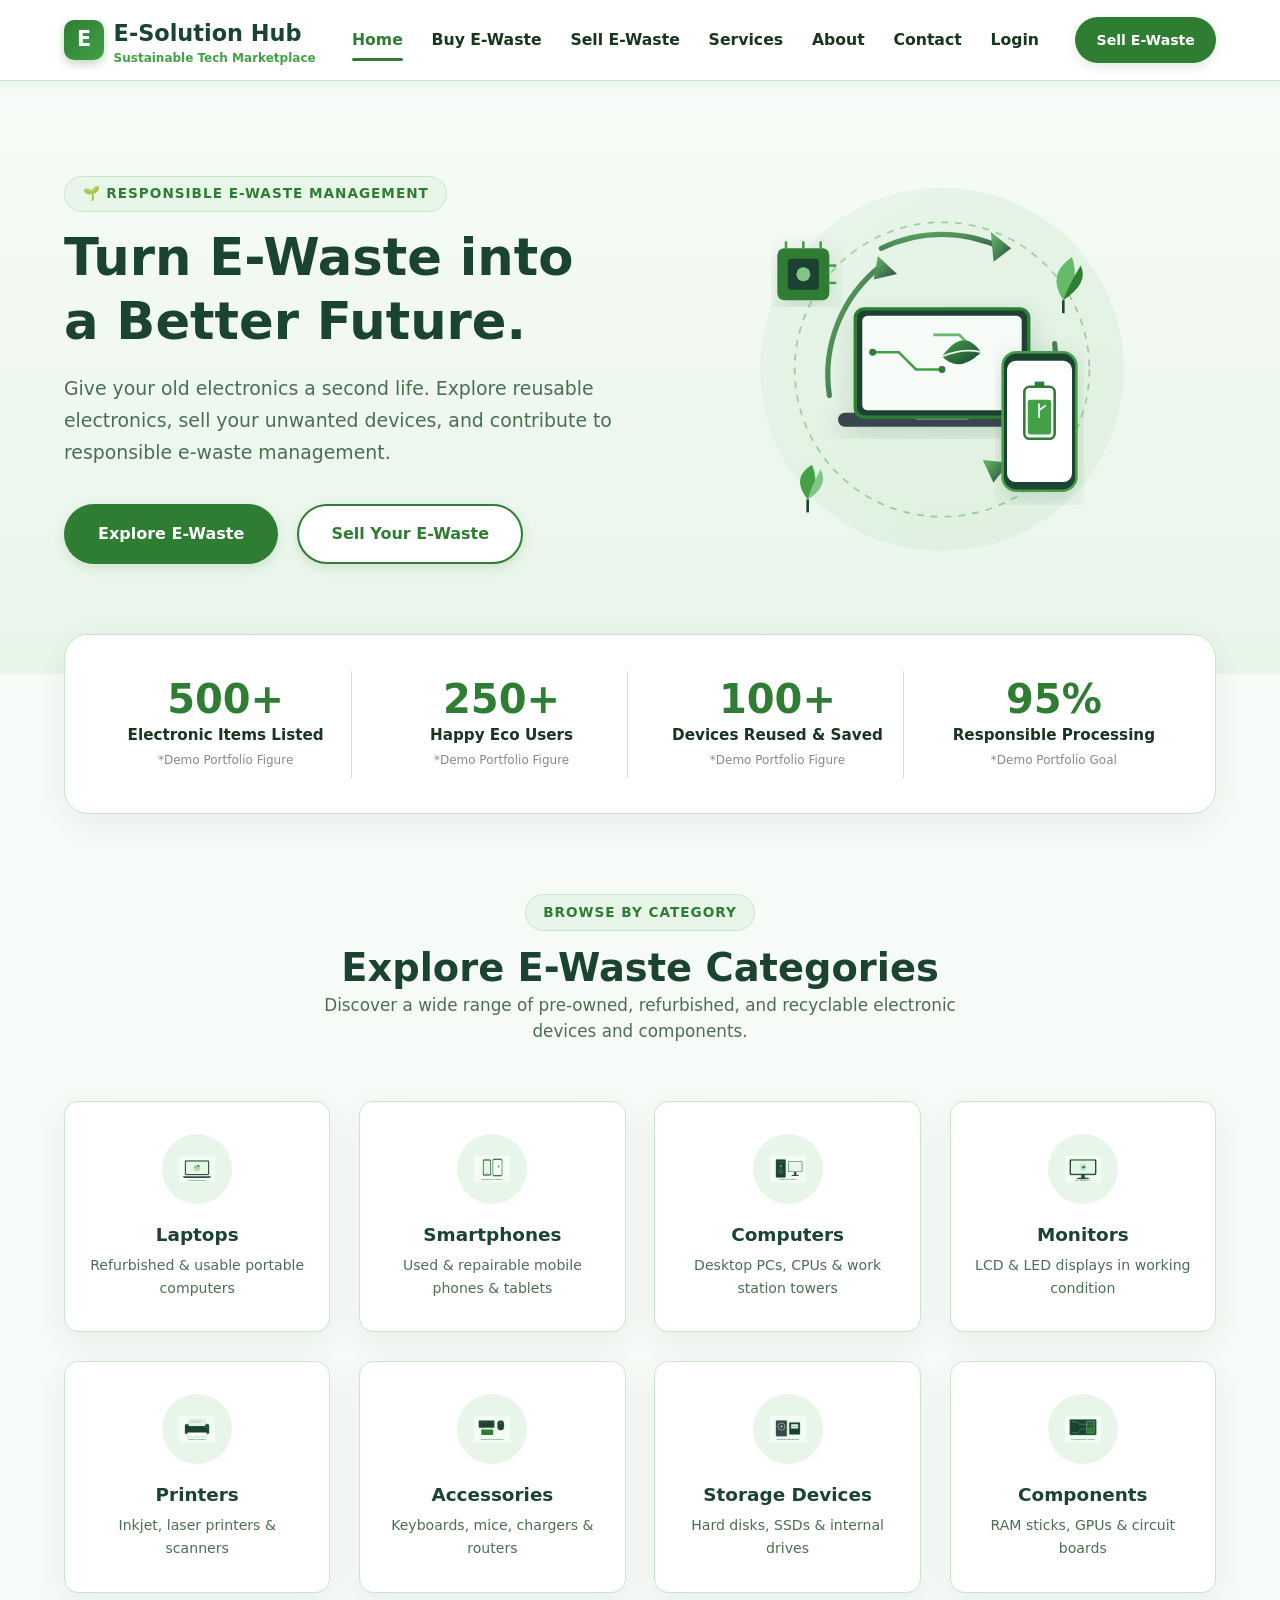
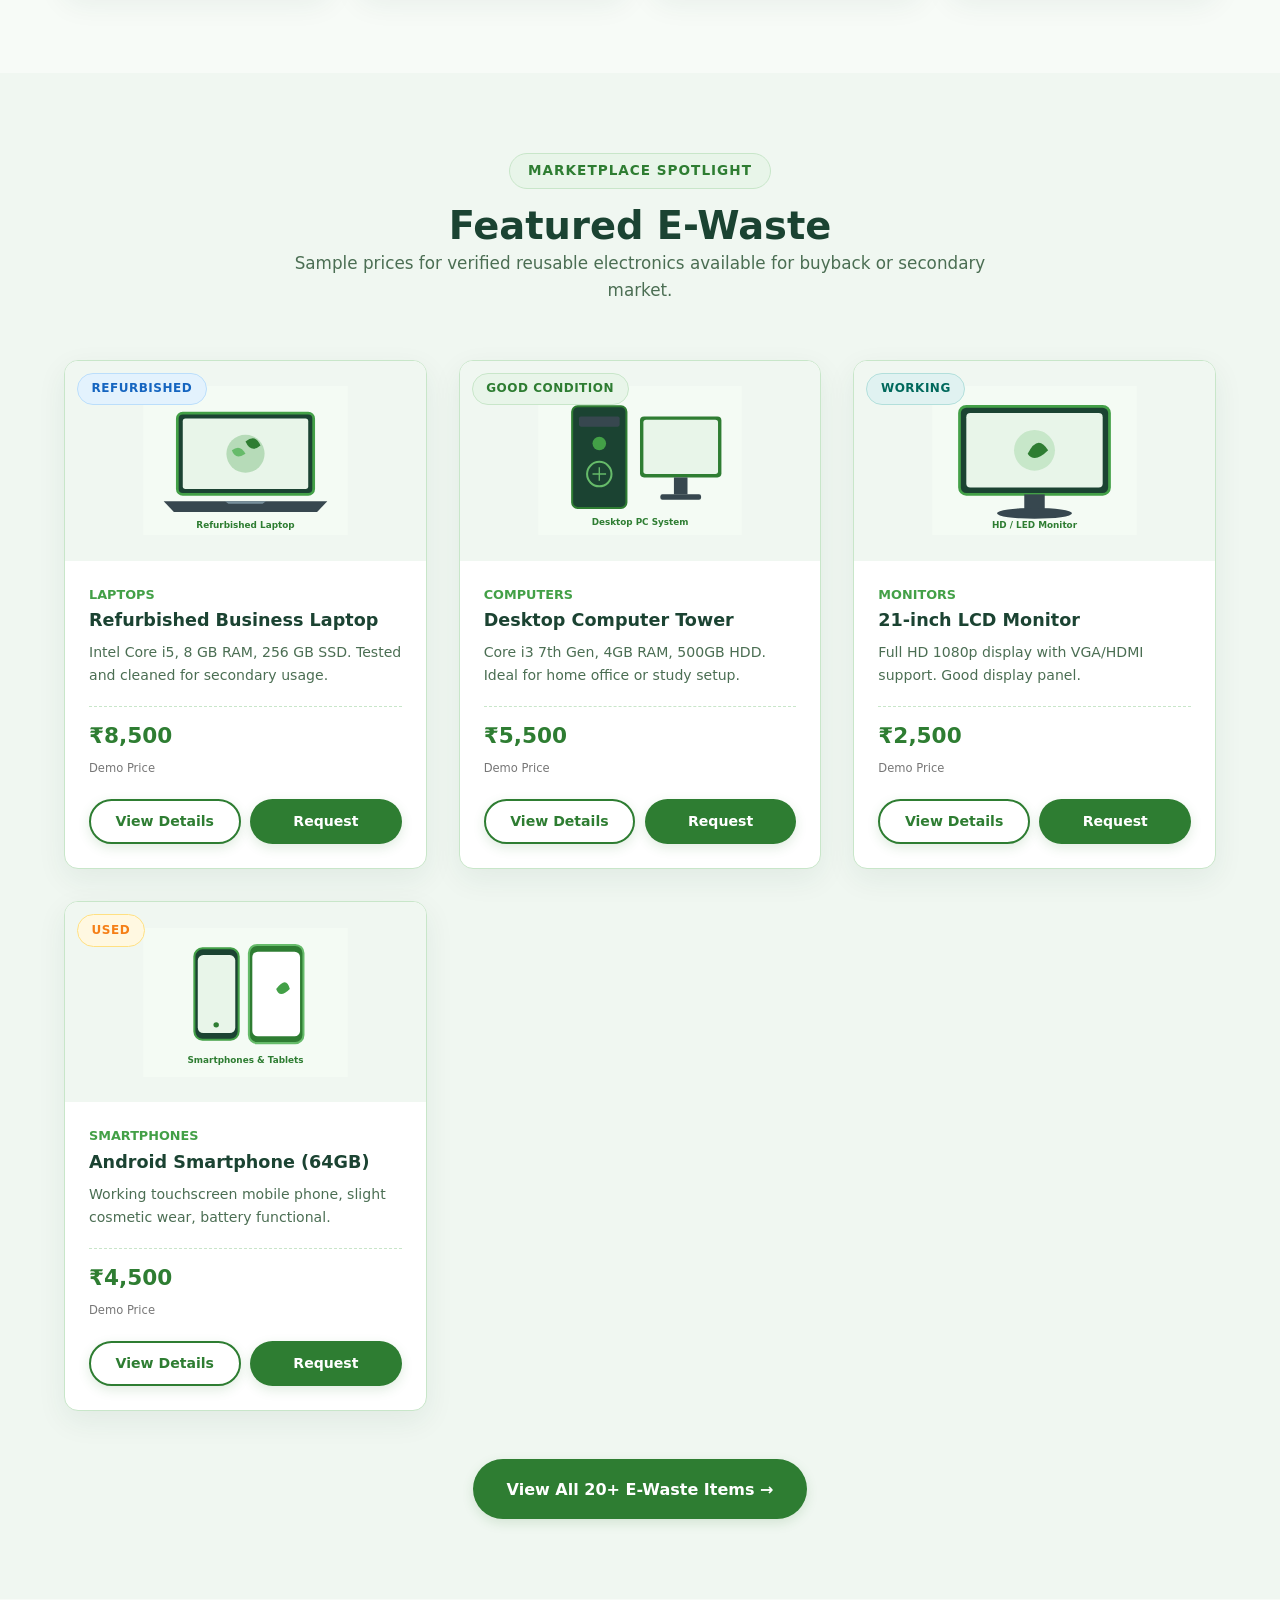
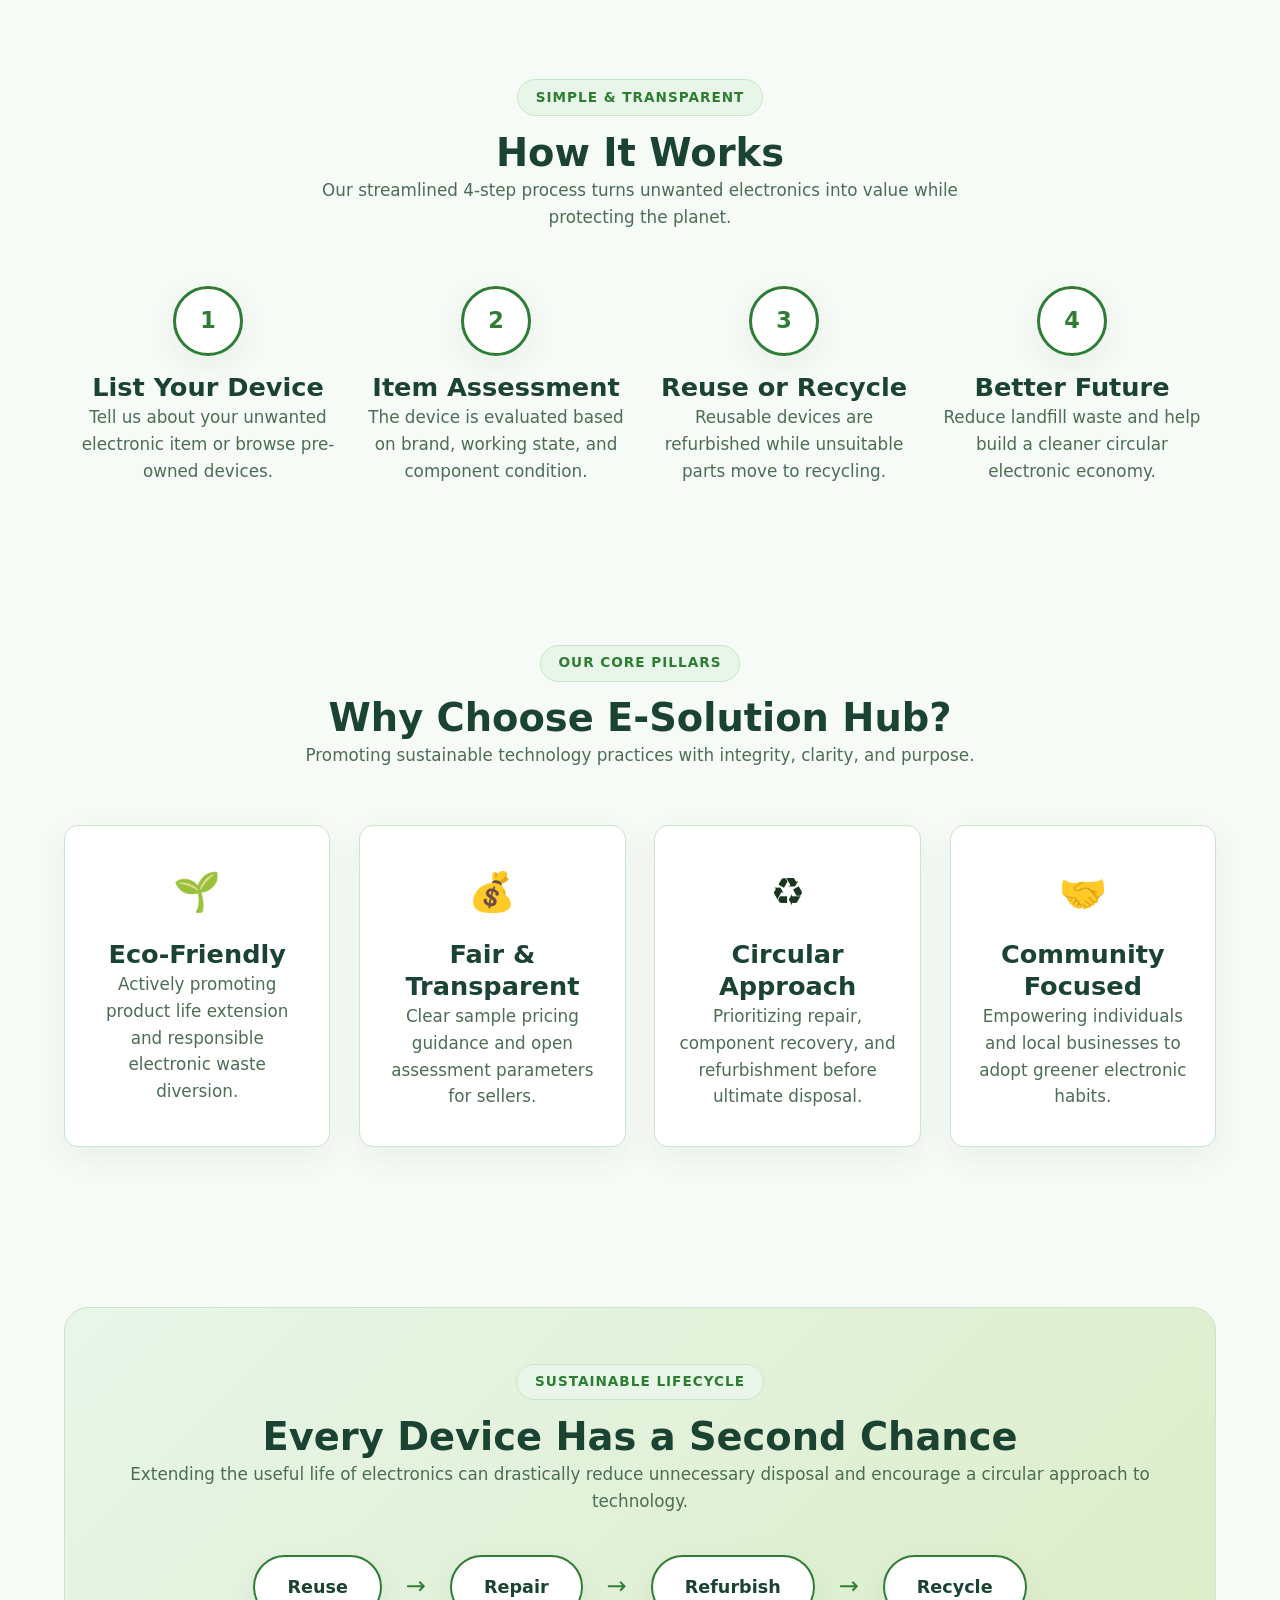
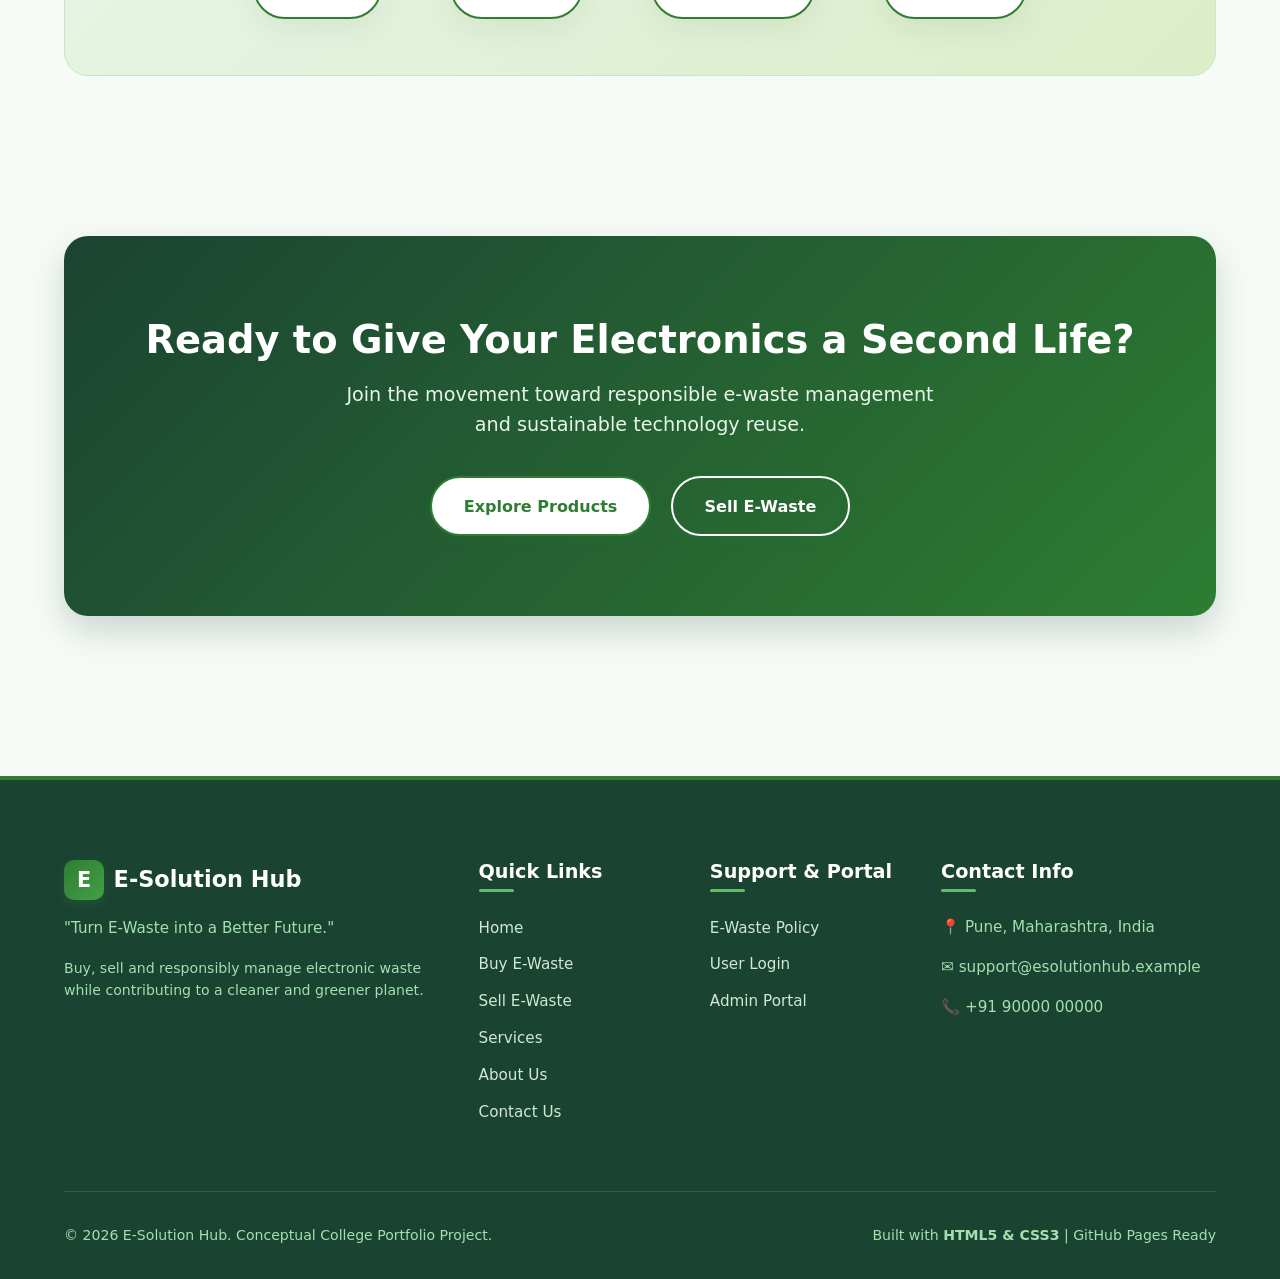
<file: index.html>
<!DOCTYPE html>
<html lang="en">
<head>
    <meta charset="UTF-8">
    <meta name="viewport" content="width=device-width, initial-scale=1.0">
    <title>E-Solution Hub | Sustainable E-Waste Marketplace</title>
    <meta name="description" content="Turn E-Waste into a Better Future. Buy, sell, and responsibly manage electronic waste while contributing to a cleaner and greener planet.">
    <link rel="stylesheet" href="style.css">
</head>
<body>

    <!-- GLOBAL NAVIGATION BAR -->
    <header class="navbar">
        <div class="container nav-container">
            <a href="index.html" class="logo">
                <div class="logo-icon">E</div>
                <div>
                    <span>E-Solution Hub</span>
                    <span class="logo-sub">Sustainable Tech Marketplace</span>
                </div>
            </a>

            <!-- Mobile Hamburger Toggle (Pure CSS) -->
            <input type="checkbox" id="nav-toggle" class="nav-toggle">
            <label for="nav-toggle" class="hamburger-label" aria-label="Toggle Navigation Menu">
                <span></span>
                <span></span>
                <span></span>
            </label>

            <nav class="nav-links">
                <a href="index.html" class="nav-link active">Home</a>
                <a href="products.html" class="nav-link">Buy E-Waste</a>
                <a href="sell.html" class="nav-link">Sell E-Waste</a>
                <a href="services.html" class="nav-link">Services</a>
                <a href="about.html" class="nav-link">About</a>
                <a href="contact.html" class="nav-link">Contact</a>
                <a href="login.html" class="nav-link">Login</a>
            </nav>

            <div class="nav-cta">
                <a href="sell.html" class="btn btn-primary btn-sm">Sell E-Waste</a>
            </div>
        </div>
    </header>

    <main>
        <!-- HERO SECTION -->
        <section class="hero">
            <div class="container hero-grid">
                <div class="hero-content">
                    <span class="section-tag">🌱 Responsible E-Waste Management</span>
                    <h1>Turn E-Waste into a Better Future.</h1>
                    <p>Give your old electronics a second life. Explore reusable electronics, sell your unwanted devices, and contribute to responsible e-waste management.</p>
                    <div class="hero-actions">
                        <a href="products.html" class="btn btn-primary">Explore E-Waste</a>
                        <a href="sell.html" class="btn btn-secondary">Sell Your E-Waste</a>
                    </div>
                </div>
                <div class="hero-visual">
                    <div class="hero-img-wrapper">
                        <img src="hero-illustration.svg" alt="Sustainable E-Waste Recycling Illustration">
                    </div>
                </div>
            </div>
        </section>

        <!-- HERO STATISTICS -->
        <section class="stats-section">
            <div class="container">
                <div class="stats-grid">
                    <div class="stat-card">
                        <div class="stat-number">500+</div>
                        <div class="stat-label">Electronic Items Listed</div>
                        <div class="stat-disclaimer">*Demo Portfolio Figure</div>
                    </div>
                    <div class="stat-card">
                        <div class="stat-number">250+</div>
                        <div class="stat-label">Happy Eco Users</div>
                        <div class="stat-disclaimer">*Demo Portfolio Figure</div>
                    </div>
                    <div class="stat-card">
                        <div class="stat-number">100+</div>
                        <div class="stat-label">Devices Reused &amp; Saved</div>
                        <div class="stat-disclaimer">*Demo Portfolio Figure</div>
                    </div>
                    <div class="stat-card">
                        <div class="stat-number">95%</div>
                        <div class="stat-label">Responsible Processing</div>
                        <div class="stat-disclaimer">*Demo Portfolio Goal</div>
                    </div>
                </div>
            </div>
        </section>

        <!-- CATEGORIES SECTION -->
        <section class="section-padding">
            <div class="container">
                <div class="section-header">
                    <span class="section-tag">Browse by Category</span>
                    <h2>Explore E-Waste Categories</h2>
                    <p>Discover a wide range of pre-owned, refurbished, and recyclable electronic devices and components.</p>
                </div>
                <div class="categories-grid">
                    <a href="products.html" class="category-card">
                        <div class="category-icon">
                            <img src="product-laptop.svg" alt="Laptops Icon">
                        </div>
                        <h3 class="category-title">Laptops</h3>
                        <p class="category-desc">Refurbished &amp; usable portable computers</p>
                    </a>
                    <a href="products.html" class="category-card">
                        <div class="category-icon">
                            <img src="product-phone.svg" alt="Smartphones Icon">
                        </div>
                        <h3 class="category-title">Smartphones</h3>
                        <p class="category-desc">Used &amp; repairable mobile phones &amp; tablets</p>
                    </a>
                    <a href="products.html" class="category-card">
                        <div class="category-icon">
                            <img src="product-desktop.svg" alt="Computers Icon">
                        </div>
                        <h3 class="category-title">Computers</h3>
                        <p class="category-desc">Desktop PCs, CPUs &amp; work station towers</p>
                    </a>
                    <a href="products.html" class="category-card">
                        <div class="category-icon">
                            <img src="product-monitor.svg" alt="Monitors Icon">
                        </div>
                        <h3 class="category-title">Monitors</h3>
                        <p class="category-desc">LCD &amp; LED displays in working condition</p>
                    </a>
                    <a href="products.html" class="category-card">
                        <div class="category-icon">
                            <img src="product-printer.svg" alt="Printers Icon">
                        </div>
                        <h3 class="category-title">Printers</h3>
                        <p class="category-desc">Inkjet, laser printers &amp; scanners</p>
                    </a>
                    <a href="products.html" class="category-card">
                        <div class="category-icon">
                            <img src="product-accessories.svg" alt="Accessories Icon">
                        </div>
                        <h3 class="category-title">Accessories</h3>
                        <p class="category-desc">Keyboards, mice, chargers &amp; routers</p>
                    </a>
                    <a href="products.html" class="category-card">
                        <div class="category-icon">
                            <img src="product-storage.svg" alt="Storage Devices Icon">
                        </div>
                        <h3 class="category-title">Storage Devices</h3>
                        <p class="category-desc">Hard disks, SSDs &amp; internal drives</p>
                    </a>
                    <a href="products.html" class="category-card">
                        <div class="category-icon">
                            <img src="product-components.svg" alt="Electronic Components Icon">
                        </div>
                        <h3 class="category-title">Components</h3>
                        <p class="category-desc">RAM sticks, GPUs &amp; circuit boards</p>
                    </a>
                </div>
            </div>
        </section>

        <!-- FEATURED PRODUCTS SECTION -->
        <section class="section-padding" style="background-color: var(--gray-bg);">
            <div class="container">
                <div class="section-header">
                    <span class="section-tag">Marketplace Spotlight</span>
                    <h2>Featured E-Waste</h2>
                    <p>Sample prices for verified reusable electronics available for buyback or secondary market.</p>
                </div>
                <div class="products-grid">
                    <!-- Product 1 -->
                    <div class="product-card">
                        <div class="product-thumb">
                            <span class="badge badge-refurbished product-badge-top">Refurbished</span>
                            <img src="product-laptop.svg" alt="Used Business Laptop">
                        </div>
                        <div class="product-details-content">
                            <div class="product-category">Laptops</div>
                            <h3 class="product-title">Refurbished Business Laptop</h3>
                            <p class="product-description">Intel Core i5, 8 GB RAM, 256 GB SSD. Tested and cleaned for secondary usage.</p>
                            <div class="product-price-row">
                                <div>
                                    <div class="product-price">₹8,500</div>
                                    <span class="sample-price-tag">Demo Price</span>
                                </div>
                            </div>
                            <div class="product-actions">
                                <a href="product-details.html" class="btn btn-secondary btn-sm">View Details</a>
                                <a href="sell.html" class="btn btn-primary btn-sm">Request</a>
                            </div>
                        </div>
                    </div>

                    <!-- Product 2 -->
                    <div class="product-card">
                        <div class="product-thumb">
                            <span class="badge badge-good product-badge-top">Good Condition</span>
                            <img src="product-desktop.svg" alt="Desktop PC Tower">
                        </div>
                        <div class="product-details-content">
                            <div class="product-category">Computers</div>
                            <h3 class="product-title">Desktop Computer Tower</h3>
                            <p class="product-description">Core i3 7th Gen, 4GB RAM, 500GB HDD. Ideal for home office or study setup.</p>
                            <div class="product-price-row">
                                <div>
                                    <div class="product-price">₹5,500</div>
                                    <span class="sample-price-tag">Demo Price</span>
                                </div>
                            </div>
                            <div class="product-actions">
                                <a href="product-details.html" class="btn btn-secondary btn-sm">View Details</a>
                                <a href="sell.html" class="btn btn-primary btn-sm">Request</a>
                            </div>
                        </div>
                    </div>

                    <!-- Product 3 -->
                    <div class="product-card">
                        <div class="product-thumb">
                            <span class="badge badge-working product-badge-top">Working</span>
                            <img src="product-monitor.svg" alt="21-inch LCD Monitor">
                        </div>
                        <div class="product-details-content">
                            <div class="product-category">Monitors</div>
                            <h3 class="product-title">21-inch LCD Monitor</h3>
                            <p class="product-description">Full HD 1080p display with VGA/HDMI support. Good display panel.</p>
                            <div class="product-price-row">
                                <div>
                                    <div class="product-price">₹2,500</div>
                                    <span class="sample-price-tag">Demo Price</span>
                                </div>
                            </div>
                            <div class="product-actions">
                                <a href="product-details.html" class="btn btn-secondary btn-sm">View Details</a>
                                <a href="sell.html" class="btn btn-primary btn-sm">Request</a>
                            </div>
                        </div>
                    </div>

                    <!-- Product 4 -->
                    <div class="product-card">
                        <div class="product-thumb">
                            <span class="badge badge-used product-badge-top">Used</span>
                            <img src="product-phone.svg" alt="Budget Android Smartphone">
                        </div>
                        <div class="product-details-content">
                            <div class="product-category">Smartphones</div>
                            <h3 class="product-title">Android Smartphone (64GB)</h3>
                            <p class="product-description">Working touchscreen mobile phone, slight cosmetic wear, battery functional.</p>
                            <div class="product-price-row">
                                <div>
                                    <div class="product-price">₹4,500</div>
                                    <span class="sample-price-tag">Demo Price</span>
                                </div>
                            </div>
                            <div class="product-actions">
                                <a href="product-details.html" class="btn btn-secondary btn-sm">View Details</a>
                                <a href="sell.html" class="btn btn-primary btn-sm">Request</a>
                            </div>
                        </div>
                    </div>
                </div>

                <div class="text-center" style="margin-top: 3rem;">
                    <a href="products.html" class="btn btn-primary">View All 20+ E-Waste Items &rarr;</a>
                </div>
            </div>
        </section>

        <!-- HOW IT WORKS SECTION -->
        <section class="section-padding">
            <div class="container">
                <div class="section-header">
                    <span class="section-tag">Simple &amp; Transparent</span>
                    <h2>How It Works</h2>
                    <p>Our streamlined 4-step process turns unwanted electronics into value while protecting the planet.</p>
                </div>
                <div class="timeline-process">
                    <div class="timeline-step">
                        <div class="step-circle">1</div>
                        <h3>List Your Device</h3>
                        <p>Tell us about your unwanted electronic item or browse pre-owned devices.</p>
                    </div>
                    <div class="timeline-step">
                        <div class="step-circle">2</div>
                        <h3>Item Assessment</h3>
                        <p>The device is evaluated based on brand, working state, and component condition.</p>
                    </div>
                    <div class="timeline-step">
                        <div class="step-circle">3</div>
                        <h3>Reuse or Recycle</h3>
                        <p>Reusable devices are refurbished while unsuitable parts move to recycling.</p>
                    </div>
                    <div class="timeline-step">
                        <div class="step-circle">4</div>
                        <h3>Better Future</h3>
                        <p>Reduce landfill waste and help build a cleaner circular electronic economy.</p>
                    </div>
                </div>
            </div>
        </section>

        <!-- TRUST SECTION -->
        <section class="section-padding" style="background-color: var(--very-light-bg);">
            <div class="container">
                <div class="section-header">
                    <span class="section-tag">Our Core Pillars</span>
                    <h2>Why Choose E-Solution Hub?</h2>
                    <p>Promoting sustainable technology practices with integrity, clarity, and purpose.</p>
                </div>
                <div class="trust-grid">
                    <div class="trust-card">
                        <div class="trust-icon">🌱</div>
                        <h3>Eco-Friendly</h3>
                        <p>Actively promoting product life extension and responsible electronic waste diversion.</p>
                    </div>
                    <div class="trust-card">
                        <div class="trust-icon">💰</div>
                        <h3>Fair &amp; Transparent</h3>
                        <p>Clear sample pricing guidance and open assessment parameters for sellers.</p>
                    </div>
                    <div class="trust-card">
                        <div class="trust-icon">♻️</div>
                        <h3>Circular Approach</h3>
                        <p>Prioritizing repair, component recovery, and refurbishment before ultimate disposal.</p>
                    </div>
                    <div class="trust-card">
                        <div class="trust-icon">🤝</div>
                        <h3>Community Focused</h3>
                        <p>Empowering individuals and local businesses to adopt greener electronic habits.</p>
                    </div>
                </div>
            </div>
        </section>

        <!-- ECO IMPACT LOOP SECTION -->
        <section class="section-padding">
            <div class="container">
                <div class="eco-loop-container">
                    <span class="section-tag">Sustainable Lifecycle</span>
                    <h2>Every Device Has a Second Chance</h2>
                    <p>Extending the useful life of electronics can drastically reduce unnecessary disposal and encourage a circular approach to technology.</p>
                    <div class="eco-loop-steps">
                        <div class="eco-step-pill">Reuse</div>
                        <div class="eco-arrow">&rarr;</div>
                        <div class="eco-step-pill">Repair</div>
                        <div class="eco-arrow">&rarr;</div>
                        <div class="eco-step-pill">Refurbish</div>
                        <div class="eco-arrow">&rarr;</div>
                        <div class="eco-step-pill">Recycle</div>
                    </div>
                </div>
            </div>
        </section>

        <!-- HOMEPAGE CTA -->
        <section class="section-padding">
            <div class="container">
                <div class="cta-banner">
                    <h2>Ready to Give Your Electronics a Second Life?</h2>
                    <p>Join the movement toward responsible e-waste management and sustainable technology reuse.</p>
                    <div class="cta-buttons">
                        <a href="products.html" class="btn btn-secondary">Explore Products</a>
                        <a href="sell.html" class="btn btn-outline-white">Sell E-Waste</a>
                    </div>
                </div>
            </div>
        </section>
    </main>

    <!-- FOOTER -->
    <footer class="footer">
        <div class="container">
            <div class="footer-grid">
                <div class="footer-col">
                    <a href="index.html" class="logo" style="color: var(--white); margin-bottom: 1rem;">
                        <div class="logo-icon">E</div>
                        <span>E-Solution Hub</span>
                    </a>
                    <p>"Turn E-Waste into a Better Future."</p>
                    <p style="margin-top: 0.8rem; font-size: 0.88rem;">Buy, sell and responsibly manage electronic waste while contributing to a cleaner and greener planet.</p>
                </div>
                <div class="footer-col">
                    <h4>Quick Links</h4>
                    <ul class="footer-links">
                        <li><a href="index.html">Home</a></li>
                        <li><a href="products.html">Buy E-Waste</a></li>
                        <li><a href="sell.html">Sell E-Waste</a></li>
                        <li><a href="services.html">Services</a></li>
                        <li><a href="about.html">About Us</a></li>
                        <li><a href="contact.html">Contact Us</a></li>
                    </ul>
                </div>
                <div class="footer-col">
                    <h4>Support &amp; Portal</h4>
                    <ul class="footer-links">
                        <li><a href="policy.html">E-Waste Policy</a></li>
                        <li><a href="login.html">User Login</a></li>
                        <li><a href="admin-login.html">Admin Portal</a></li>
                    </ul>
                </div>
                <div class="footer-col">
                    <h4>Contact Info</h4>
                    <p>📍 Pune, Maharashtra, India</p>
                    <p>✉️ support@esolutionhub.example</p>
                    <p>📞 +91 90000 00000</p>
                </div>
            </div>
            <div class="footer-bottom">
                <div>&copy; 2026 E-Solution Hub. Conceptual College Portfolio Project.</div>
                <div>Built with <strong>HTML5 &amp; CSS3</strong> | GitHub Pages Ready</div>
            </div>
        </div>
    </footer>

</body>
</html>
</file>
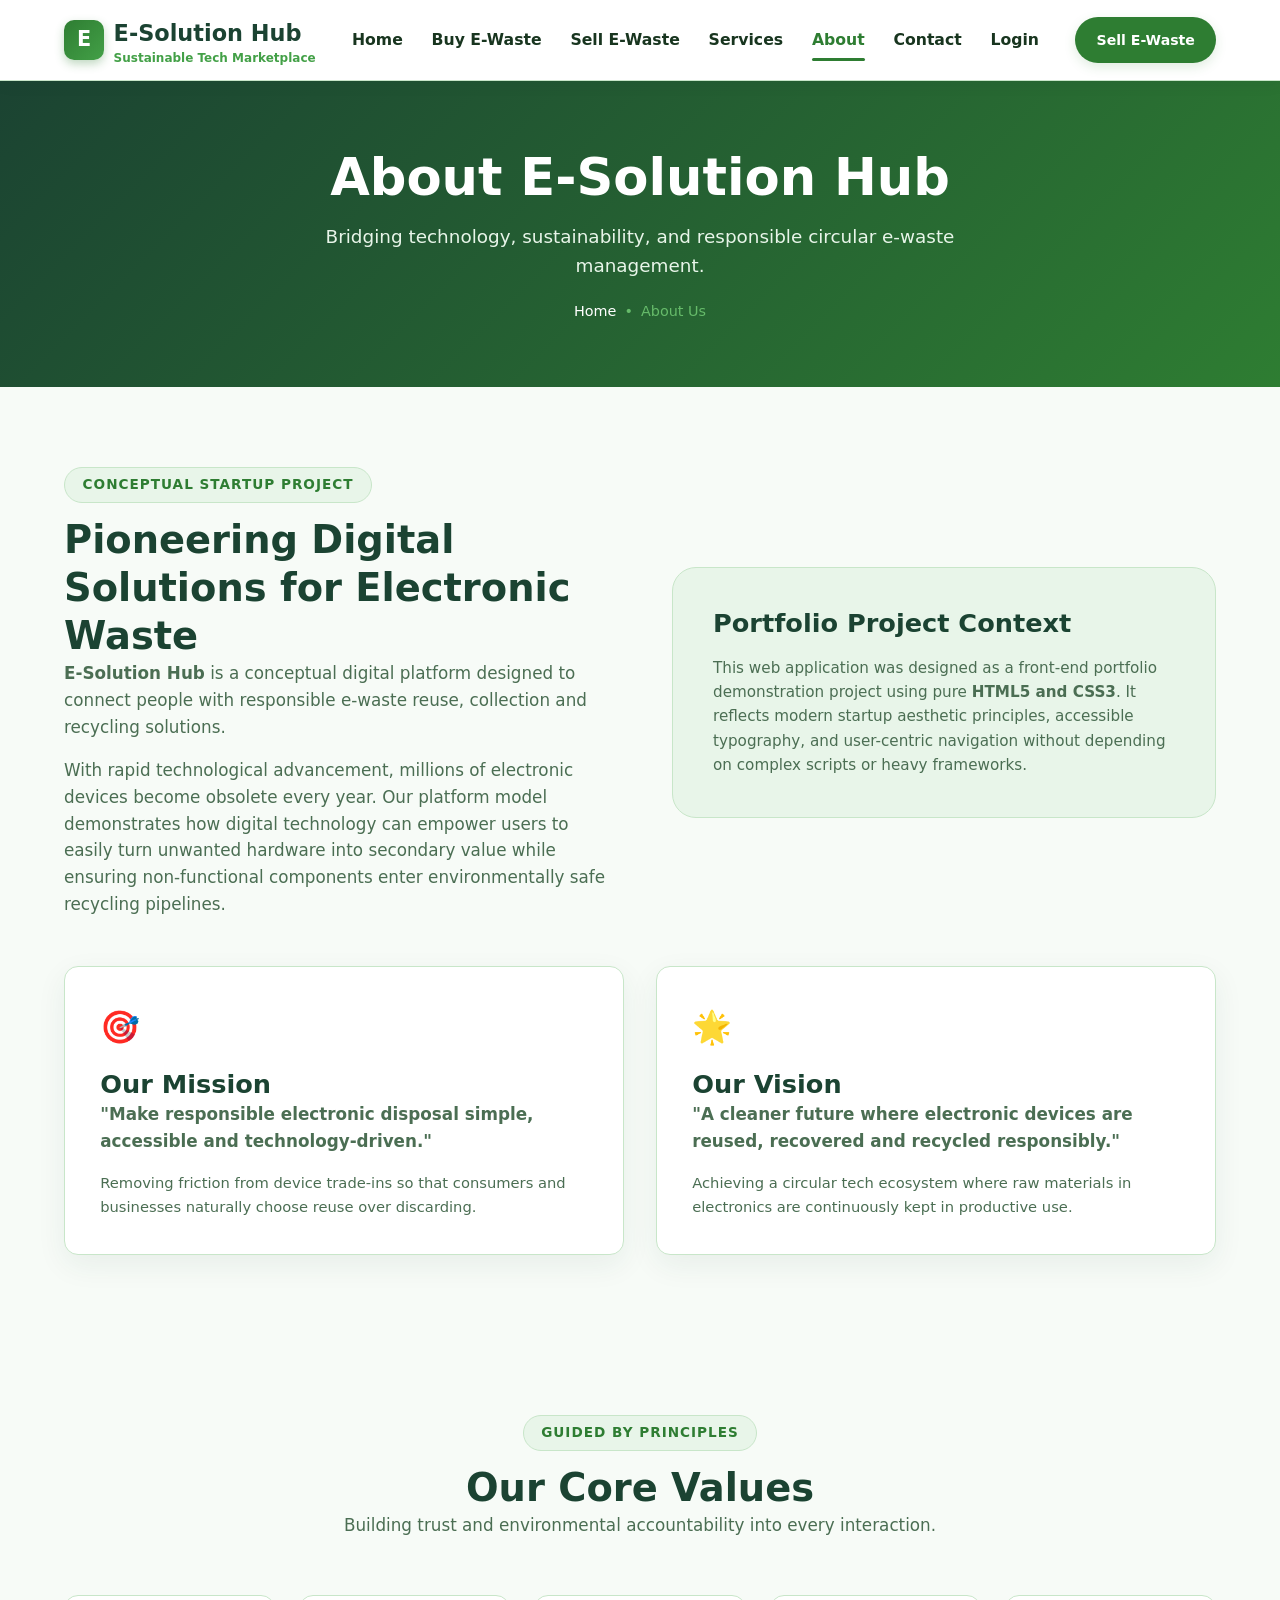
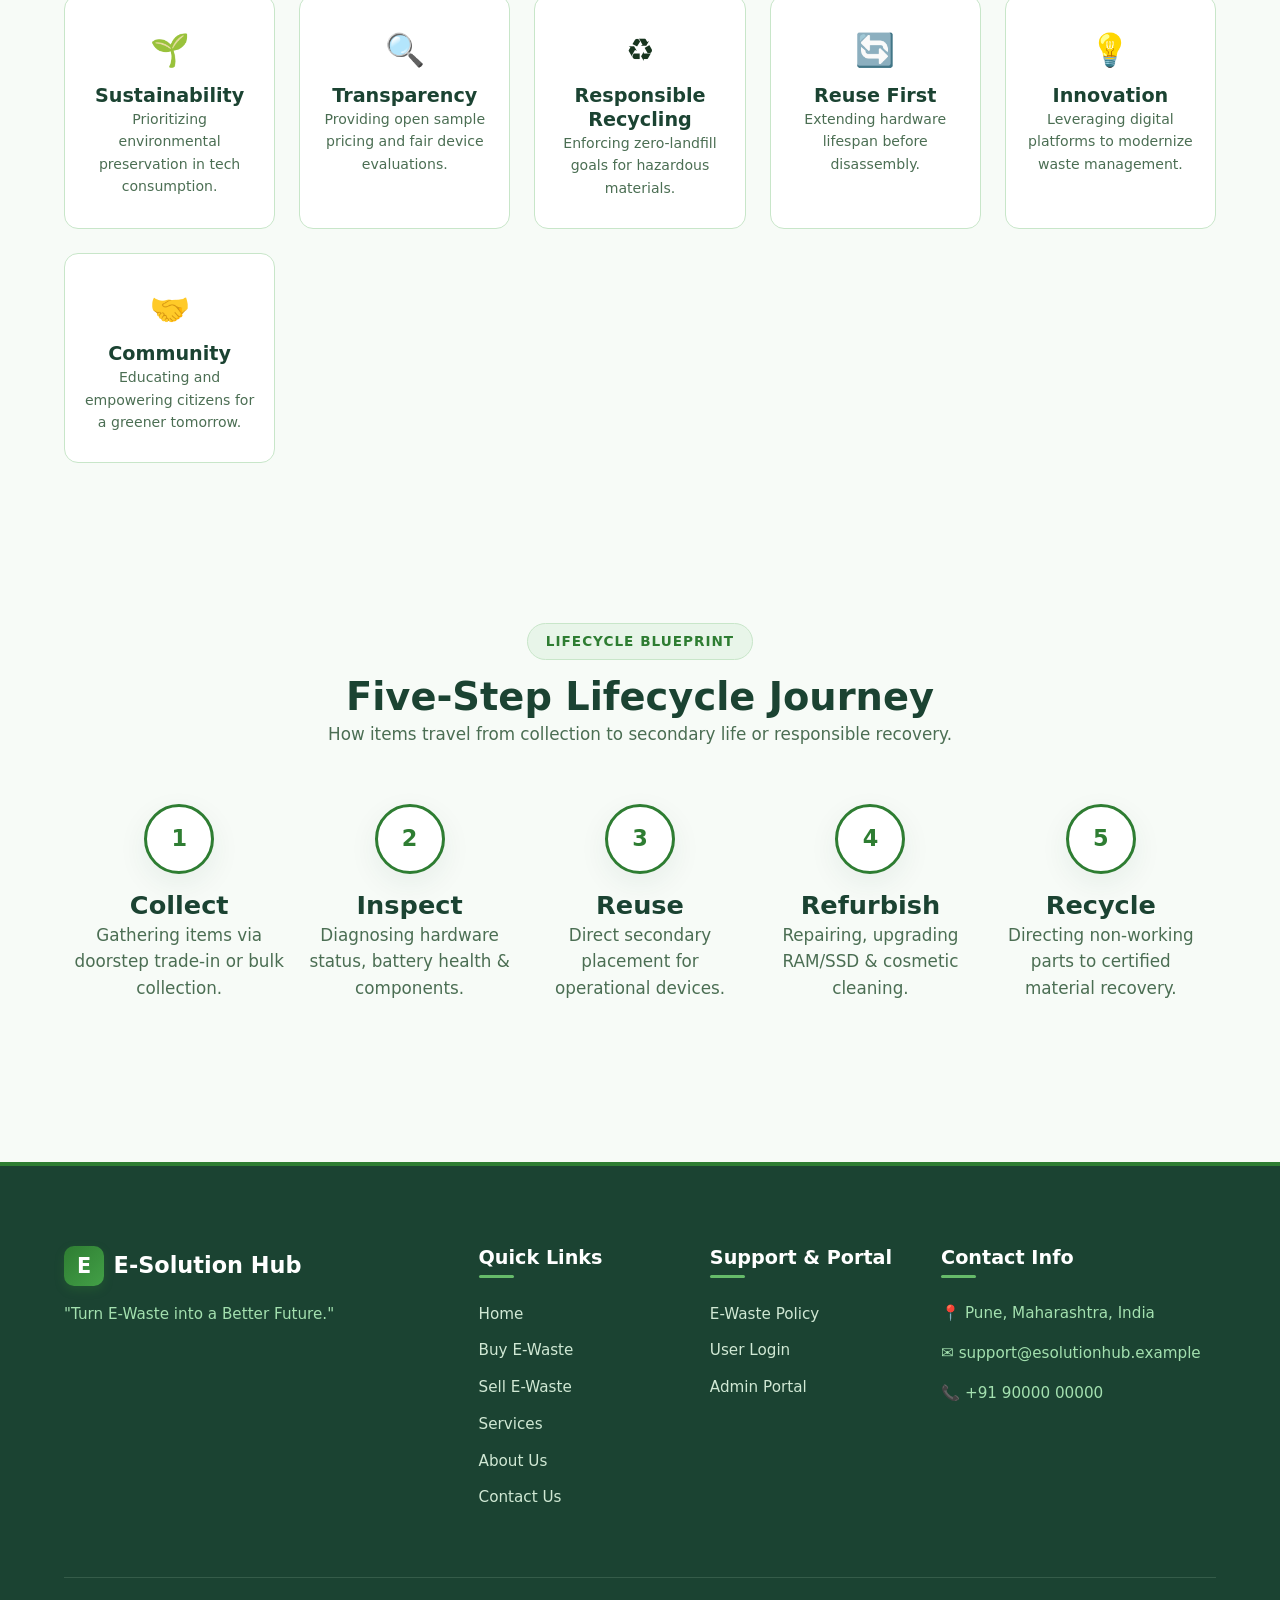
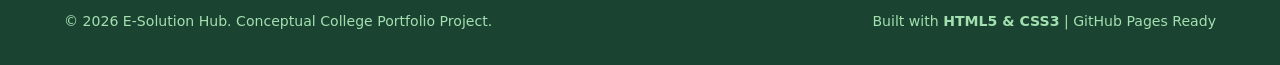
<file: about.html>
<!DOCTYPE html>
<html lang="en">
<head>
    <meta charset="UTF-8">
    <meta name="viewport" content="width=device-width, initial-scale=1.0">
    <title>About E-Solution Hub | Sustainable E-Waste Platform</title>
    <meta name="description" content="Learn about E-Solution Hub, our mission to simplify responsible e-waste disposal, vision for technology reuse, core values, and process.">
    <link rel="stylesheet" href="style.css">
</head>
<body>

    <!-- NAVIGATION BAR -->
    <header class="navbar">
        <div class="container nav-container">
            <a href="index.html" class="logo">
                <div class="logo-icon">E</div>
                <div>
                    <span>E-Solution Hub</span>
                    <span class="logo-sub">Sustainable Tech Marketplace</span>
                </div>
            </a>

            <input type="checkbox" id="nav-toggle" class="nav-toggle">
            <label for="nav-toggle" class="hamburger-label" aria-label="Toggle Navigation Menu">
                <span></span>
                <span></span>
                <span></span>
            </label>

            <nav class="nav-links">
                <a href="index.html" class="nav-link">Home</a>
                <a href="products.html" class="nav-link">Buy E-Waste</a>
                <a href="sell.html" class="nav-link">Sell E-Waste</a>
                <a href="services.html" class="nav-link">Services</a>
                <a href="about.html" class="nav-link active">About</a>
                <a href="contact.html" class="nav-link">Contact</a>
                <a href="login.html" class="nav-link">Login</a>
            </nav>

            <div class="nav-cta">
                <a href="sell.html" class="btn btn-primary btn-sm">Sell E-Waste</a>
            </div>
        </div>
    </header>

    <main>
        <!-- PAGE HERO -->
        <section class="page-hero">
            <div class="container">
                <h1>About E-Solution Hub</h1>
                <p>Bridging technology, sustainability, and responsible circular e-waste management.</p>
                <div class="breadcrumb">
                    <a href="index.html">Home</a> &bull; <span>About Us</span>
                </div>
            </div>
        </section>

        <!-- CONCEPT & STORY -->
        <section class="section-padding">
            <div class="container">
                <div class="about-grid">
                    <div>
                        <span class="section-tag">Conceptual Startup Project</span>
                        <h2>Pioneering Digital Solutions for Electronic Waste</h2>
                        <p><strong>E-Solution Hub</strong> is a conceptual digital platform designed to connect people with responsible e-waste reuse, collection and recycling solutions.</p>
                        <p>With rapid technological advancement, millions of electronic devices become obsolete every year. Our platform model demonstrates how digital technology can empower users to easily turn unwanted hardware into secondary value while ensuring non-functional components enter environmentally safe recycling pipelines.</p>
                    </div>
                    <div style="background-color: var(--light-green); padding: 2.5rem; border-radius: var(--radius-lg); border: 1px solid var(--border-color);">
                        <h3 style="margin-bottom: 1rem; color: var(--dark-green);">Portfolio Project Context</h3>
                        <p style="font-size: 0.95rem;">This web application was designed as a front-end portfolio demonstration project using pure <strong>HTML5 and CSS3</strong>. It reflects modern startup aesthetic principles, accessible typography, and user-centric navigation without depending on complex scripts or heavy frameworks.</p>
                    </div>
                </div>

                <!-- MISSION & VISION -->
                <div class="mission-vision-grid">
                    <div class="mv-card">
                        <div class="mv-icon">🎯</div>
                        <h3>Our Mission</h3>
                        <p><strong>"Make responsible electronic disposal simple, accessible and technology-driven."</strong></p>
                        <p style="font-size: 0.92rem; margin-top: 0.5rem;">Removing friction from device trade-ins so that consumers and businesses naturally choose reuse over discarding.</p>
                    </div>
                    <div class="mv-card">
                        <div class="mv-icon">🌟</div>
                        <h3>Our Vision</h3>
                        <p><strong>"A cleaner future where electronic devices are reused, recovered and recycled responsibly."</strong></p>
                        <p style="font-size: 0.92rem; margin-top: 0.5rem;">Achieving a circular tech ecosystem where raw materials in electronics are continuously kept in productive use.</p>
                    </div>
                </div>
            </div>
        </section>

        <!-- OUR CORE VALUES -->
        <section class="section-padding" style="background-color: var(--very-light-bg);">
            <div class="container">
                <div class="section-header">
                    <span class="section-tag">Guided by Principles</span>
                    <h2>Our Core Values</h2>
                    <p>Building trust and environmental accountability into every interaction.</p>
                </div>
                <div class="values-grid">
                    <div class="value-card">
                        <div style="font-size: 2rem; margin-bottom: 0.5rem;">🌱</div>
                        <h4>Sustainability</h4>
                        <p style="font-size: 0.88rem;">Prioritizing environmental preservation in tech consumption.</p>
                    </div>
                    <div class="value-card">
                        <div style="font-size: 2rem; margin-bottom: 0.5rem;">🔍</div>
                        <h4>Transparency</h4>
                        <p style="font-size: 0.88rem;">Providing open sample pricing and fair device evaluations.</p>
                    </div>
                    <div class="value-card">
                        <div style="font-size: 2rem; margin-bottom: 0.5rem;">♻️</div>
                        <h4>Responsible Recycling</h4>
                        <p style="font-size: 0.88rem;">Enforcing zero-landfill goals for hazardous materials.</p>
                    </div>
                    <div class="value-card">
                        <div style="font-size: 2rem; margin-bottom: 0.5rem;">🔄</div>
                        <h4>Reuse First</h4>
                        <p style="font-size: 0.88rem;">Extending hardware lifespan before disassembly.</p>
                    </div>
                    <div class="value-card">
                        <div style="font-size: 2rem; margin-bottom: 0.5rem;">💡</div>
                        <h4>Innovation</h4>
                        <p style="font-size: 0.88rem;">Leveraging digital platforms to modernize waste management.</p>
                    </div>
                    <div class="value-card">
                        <div style="font-size: 2rem; margin-bottom: 0.5rem;">🤝</div>
                        <h4>Community</h4>
                        <p style="font-size: 0.88rem;">Educating and empowering citizens for a greener tomorrow.</p>
                    </div>
                </div>
            </div>
        </section>

        <!-- TIMELINE / PROCESS -->
        <section class="section-padding">
            <div class="container">
                <div class="section-header">
                    <span class="section-tag">Lifecycle Blueprint</span>
                    <h2>Five-Step Lifecycle Journey</h2>
                    <p>How items travel from collection to secondary life or responsible recovery.</p>
                </div>
                <div class="timeline-process">
                    <div class="timeline-step">
                        <div class="step-circle">1</div>
                        <h3>Collect</h3>
                        <p>Gathering items via doorstep trade-in or bulk collection.</p>
                    </div>
                    <div class="timeline-step">
                        <div class="step-circle">2</div>
                        <h3>Inspect</h3>
                        <p>Diagnosing hardware status, battery health &amp; components.</p>
                    </div>
                    <div class="timeline-step">
                        <div class="step-circle">3</div>
                        <h3>Reuse</h3>
                        <p>Direct secondary placement for operational devices.</p>
                    </div>
                    <div class="timeline-step">
                        <div class="step-circle">4</div>
                        <h3>Refurbish</h3>
                        <p>Repairing, upgrading RAM/SSD &amp; cosmetic cleaning.</p>
                    </div>
                    <div class="timeline-step">
                        <div class="step-circle">5</div>
                        <h3>Recycle</h3>
                        <p>Directing non-working parts to certified material recovery.</p>
                    </div>
                </div>
            </div>
        </section>
    </main>

    <!-- FOOTER -->
    <footer class="footer">
        <div class="container">
            <div class="footer-grid">
                <div class="footer-col">
                    <a href="index.html" class="logo" style="color: var(--white); margin-bottom: 1rem;">
                        <div class="logo-icon">E</div>
                        <span>E-Solution Hub</span>
                    </a>
                    <p>"Turn E-Waste into a Better Future."</p>
                </div>
                <div class="footer-col">
                    <h4>Quick Links</h4>
                    <ul class="footer-links">
                        <li><a href="index.html">Home</a></li>
                        <li><a href="products.html">Buy E-Waste</a></li>
                        <li><a href="sell.html">Sell E-Waste</a></li>
                        <li><a href="services.html">Services</a></li>
                        <li><a href="about.html">About Us</a></li>
                        <li><a href="contact.html">Contact Us</a></li>
                    </ul>
                </div>
                <div class="footer-col">
                    <h4>Support &amp; Portal</h4>
                    <ul class="footer-links">
                        <li><a href="policy.html">E-Waste Policy</a></li>
                        <li><a href="login.html">User Login</a></li>
                        <li><a href="admin-login.html">Admin Portal</a></li>
                    </ul>
                </div>
                <div class="footer-col">
                    <h4>Contact Info</h4>
                    <p>📍 Pune, Maharashtra, India</p>
                    <p>✉️ support@esolutionhub.example</p>
                    <p>📞 +91 90000 00000</p>
                </div>
            </div>
            <div class="footer-bottom">
                <div>&copy; 2026 E-Solution Hub. Conceptual College Portfolio Project.</div>
                <div>Built with <strong>HTML5 &amp; CSS3</strong> | GitHub Pages Ready</div>
            </div>
        </div>
    </footer>

</body>
</html>
</file>
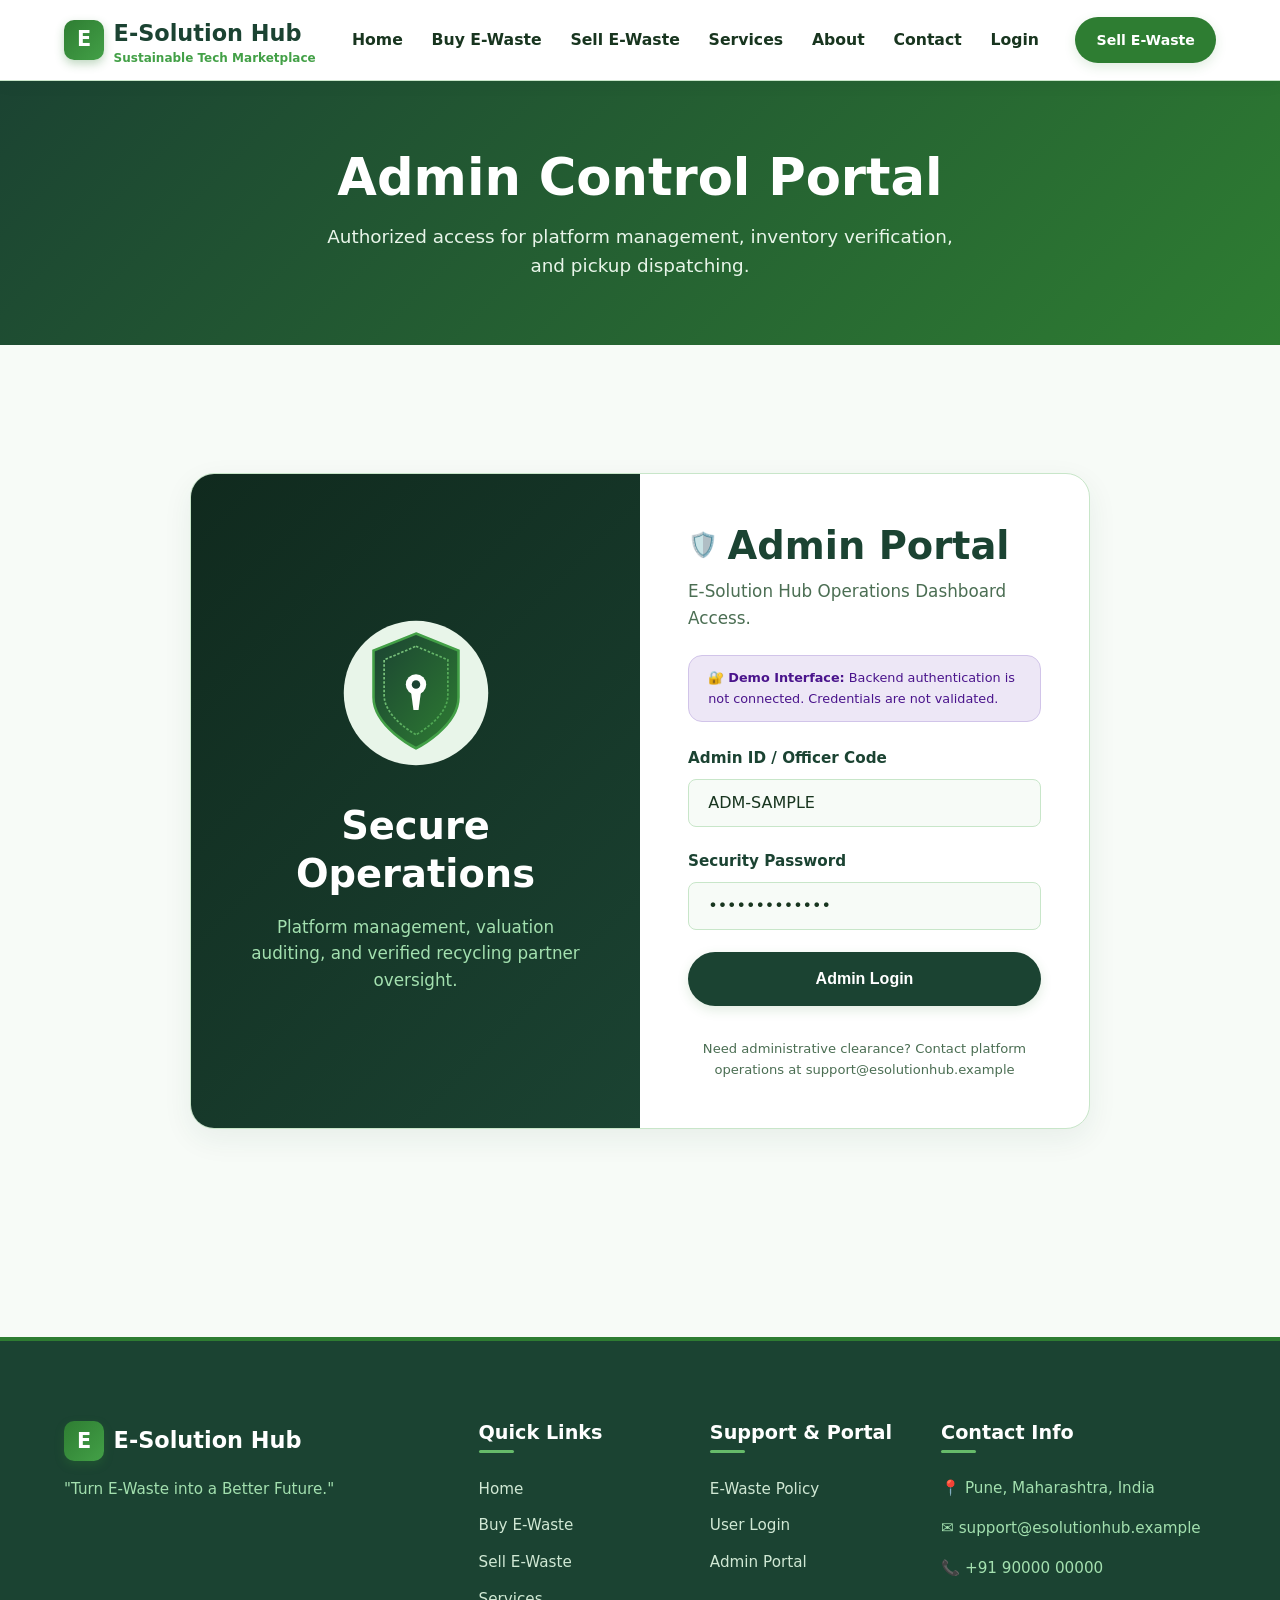
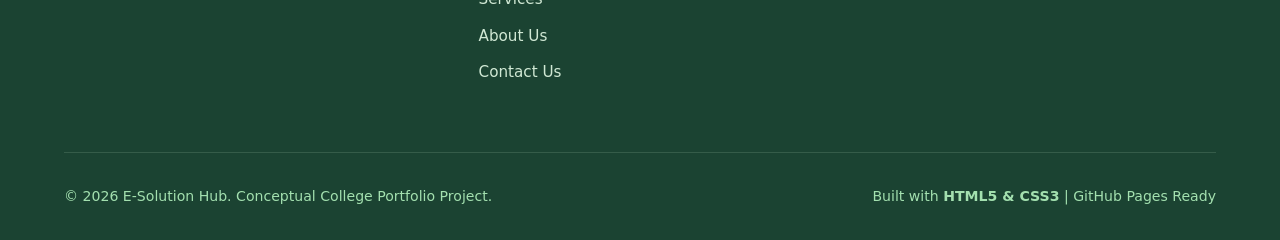
<file: admin-login.html>
<!DOCTYPE html>
<html lang="en">
<head>
    <meta charset="UTF-8">
    <meta name="viewport" content="width=device-width, initial-scale=1.0">
    <title>Admin Portal Login | E-Solution Hub</title>
    <meta name="description" content="Administrative control portal login for E-Solution Hub marketplace operations and request management.">
    <link rel="stylesheet" href="style.css">
</head>
<body>

    <!-- NAVIGATION BAR -->
    <header class="navbar">
        <div class="container nav-container">
            <a href="index.html" class="logo">
                <div class="logo-icon">E</div>
                <div>
                    <span>E-Solution Hub</span>
                    <span class="logo-sub">Sustainable Tech Marketplace</span>
                </div>
            </a>

            <input type="checkbox" id="nav-toggle" class="nav-toggle">
            <label for="nav-toggle" class="hamburger-label" aria-label="Toggle Navigation Menu">
                <span></span>
                <span></span>
                <span></span>
            </label>

            <nav class="nav-links">
                <a href="index.html" class="nav-link">Home</a>
                <a href="products.html" class="nav-link">Buy E-Waste</a>
                <a href="sell.html" class="nav-link">Sell E-Waste</a>
                <a href="services.html" class="nav-link">Services</a>
                <a href="about.html" class="nav-link">About</a>
                <a href="contact.html" class="nav-link">Contact</a>
                <a href="login.html" class="nav-link">Login</a>
            </nav>

            <div class="nav-cta">
                <a href="sell.html" class="btn btn-primary btn-sm">Sell E-Waste</a>
            </div>
        </div>
    </header>

    <main>
        <!-- PAGE HERO -->
        <section class="page-hero">
            <div class="container">
                <h1>Admin Control Portal</h1>
                <p>Authorized access for platform management, inventory verification, and pickup dispatching.</p>
            </div>
        </section>

        <!-- ADMIN LOGIN FORM WRAPPER -->
        <section class="section-padding">
            <div class="container">

                <div class="auth-wrapper">
                    <!-- Left: Security Shield Side -->
                    <div class="auth-side-graphic" style="background: linear-gradient(135deg, #102A1E, #1B4332);">
                        <div style="width: 170px; height: 170px; margin-bottom: 1.5rem;">
                            <img src="admin-shield.svg" alt="Admin Security Shield Graphic">
                        </div>
                        <h2 style="color: var(--white);">Secure Operations</h2>
                        <p style="color: #A3E0AF;">Platform management, valuation auditing, and verified recycling partner oversight.</p>
                    </div>

                    <!-- Right: Admin Form -->
                    <div class="auth-form-container">
                        <div style="display: flex; align-items: center; gap: 0.6rem; margin-bottom: 0.5rem;">
                            <span style="font-size: 1.5rem;">🛡️</span>
                            <h2 style="margin: 0;">Admin Portal</h2>
                        </div>
                        <p style="margin-bottom: 1.5rem;">E-Solution Hub Operations Dashboard Access.</p>

                        <div class="demo-banner" style="font-size: 0.8rem; margin-bottom: 1.5rem; background-color: #EDE7F6; color: #4A148C; border-color: #D1C4E9;">
                            <span>🔐 <strong>Demo Interface:</strong> Backend authentication is not connected. Credentials are not validated.</span>
                        </div>

                        <form action="#" method="get" onsubmit="alert('Demo Admin Login: Static security UI tested successfully!'); return false;">
                            <div class="form-group">
                                <label class="form-label" for="admin-id">Admin ID / Officer Code</label>
                                <input type="text" id="admin-id" class="form-control" placeholder="e.g. ADM-99401" value="ADM-SAMPLE" required>
                            </div>

                            <div class="form-group">
                                <label class="form-label" for="admin-password">Security Password</label>
                                <input type="password" id="admin-password" class="form-control" placeholder="••••••••••••" value="adminpassword" required>
                            </div>

                            <button type="submit" class="btn btn-primary btn-block" style="padding: 1rem; background-color: var(--dark-green);">Admin Login</button>
                        </form>

                        <div style="margin-top: 2rem; font-size: 0.82rem; text-align: center; color: var(--text-muted);">
                            Need administrative clearance? Contact platform operations at support@esolutionhub.example
                        </div>
                    </div>
                </div>

            </div>
        </section>
    </main>

    <!-- FOOTER -->
    <footer class="footer">
        <div class="container">
            <div class="footer-grid">
                <div class="footer-col">
                    <a href="index.html" class="logo" style="color: var(--white); margin-bottom: 1rem;">
                        <div class="logo-icon">E</div>
                        <span>E-Solution Hub</span>
                    </a>
                    <p>"Turn E-Waste into a Better Future."</p>
                </div>
                <div class="footer-col">
                    <h4>Quick Links</h4>
                    <ul class="footer-links">
                        <li><a href="index.html">Home</a></li>
                        <li><a href="products.html">Buy E-Waste</a></li>
                        <li><a href="sell.html">Sell E-Waste</a></li>
                        <li><a href="services.html">Services</a></li>
                        <li><a href="about.html">About Us</a></li>
                        <li><a href="contact.html">Contact Us</a></li>
                    </ul>
                </div>
                <div class="footer-col">
                    <h4>Support &amp; Portal</h4>
                    <ul class="footer-links">
                        <li><a href="policy.html">E-Waste Policy</a></li>
                        <li><a href="login.html">User Login</a></li>
                        <li><a href="admin-login.html">Admin Portal</a></li>
                    </ul>
                </div>
                <div class="footer-col">
                    <h4>Contact Info</h4>
                    <p>📍 Pune, Maharashtra, India</p>
                    <p>✉️ support@esolutionhub.example</p>
                    <p>📞 +91 90000 00000</p>
                </div>
            </div>
            <div class="footer-bottom">
                <div>&copy; 2026 E-Solution Hub. Conceptual College Portfolio Project.</div>
                <div>Built with <strong>HTML5 &amp; CSS3</strong> | GitHub Pages Ready</div>
            </div>
        </div>
    </footer>

</body>
</html>
</file>
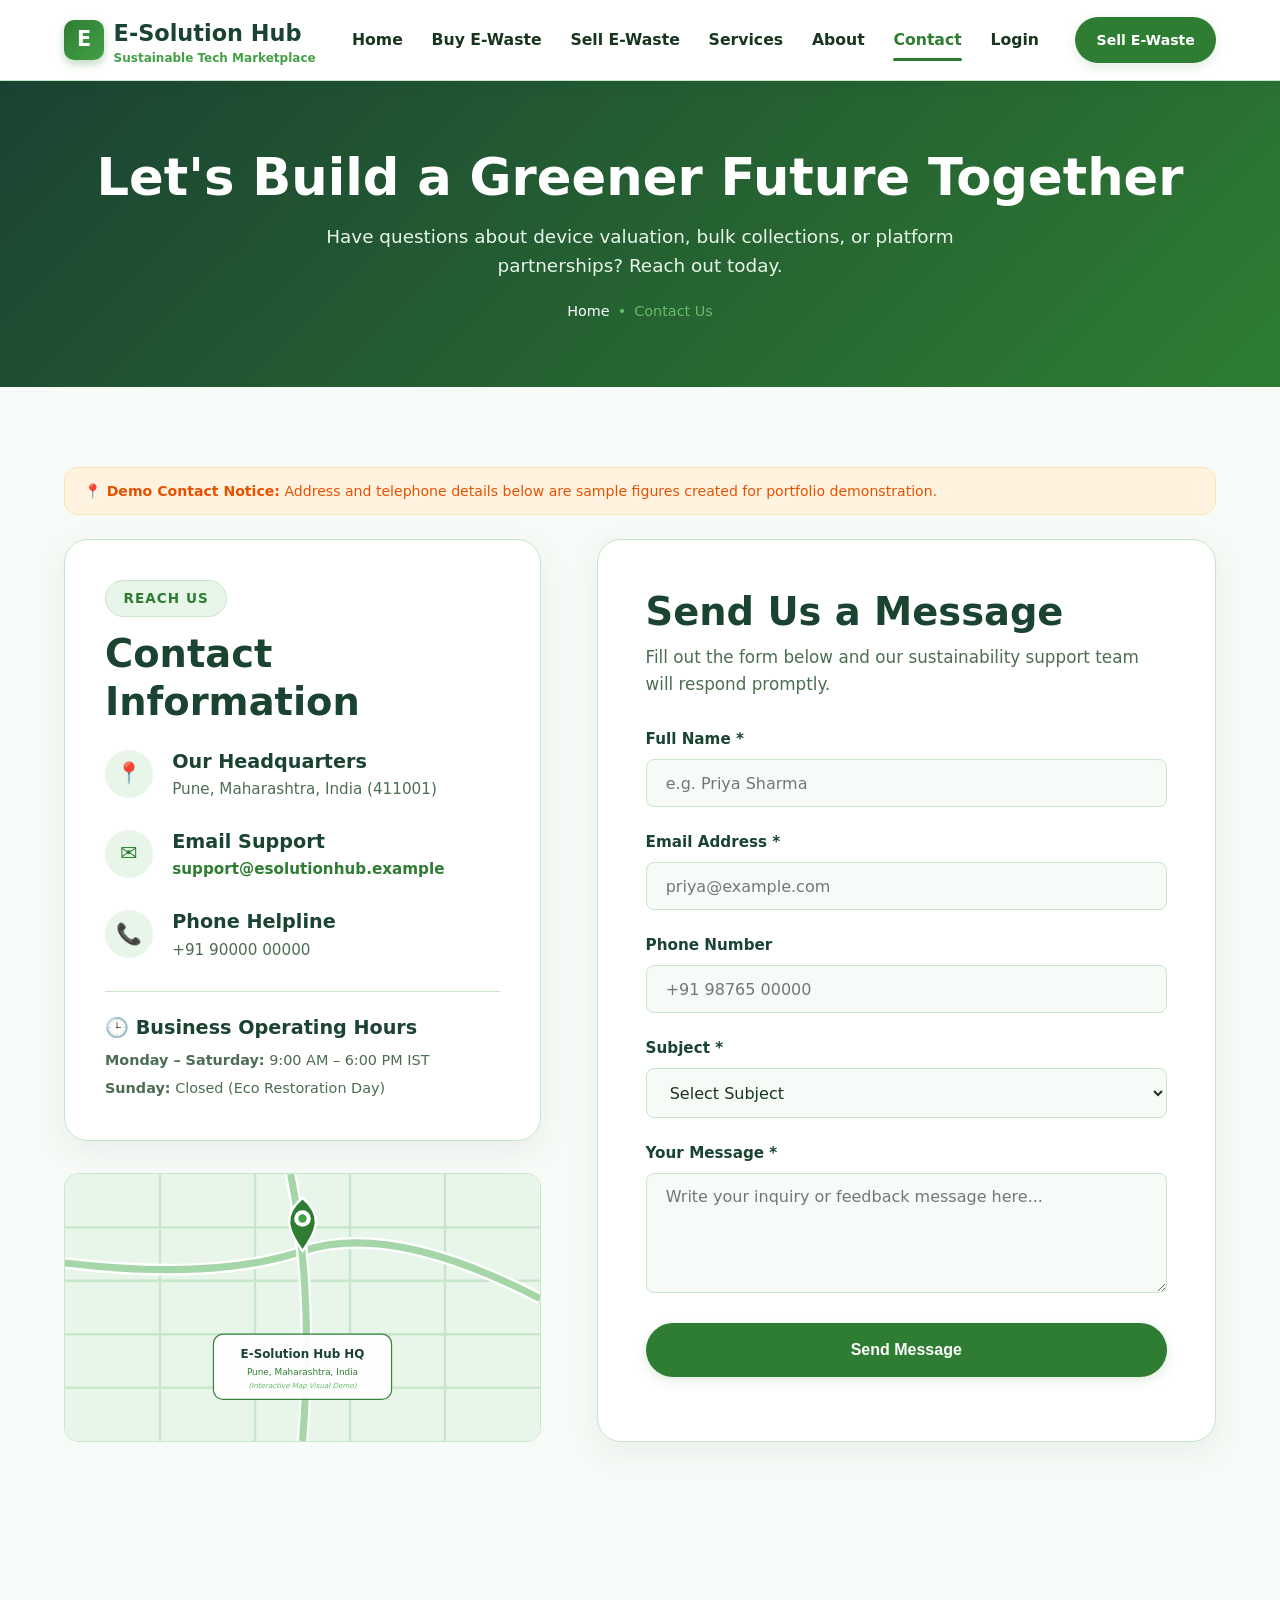
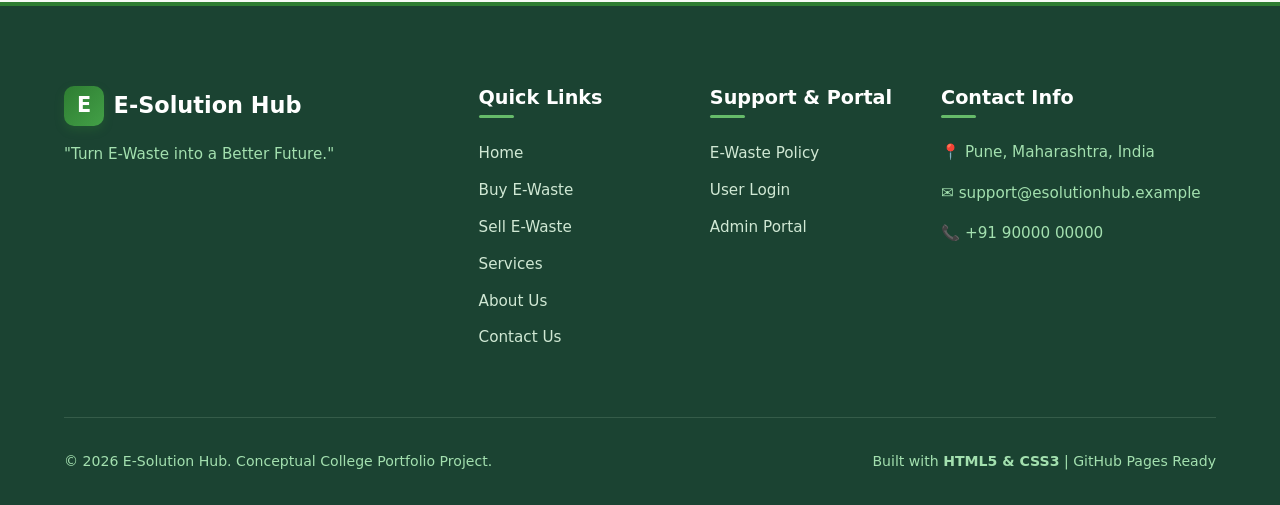
<file: contact.html>
<!DOCTYPE html>
<html lang="en">
<head>
    <meta charset="UTF-8">
    <meta name="viewport" content="width=device-width, initial-scale=1.0">
    <title>Contact E-Solution Hub | Sustainable Tech Support</title>
    <meta name="description" content="Get in touch with E-Solution Hub team for e-waste pick-up queries, bulk collection support, and marketplace assistance in Pune, Maharashtra.">
    <link rel="stylesheet" href="style.css">
</head>
<body>

    <!-- NAVIGATION BAR -->
    <header class="navbar">
        <div class="container nav-container">
            <a href="index.html" class="logo">
                <div class="logo-icon">E</div>
                <div>
                    <span>E-Solution Hub</span>
                    <span class="logo-sub">Sustainable Tech Marketplace</span>
                </div>
            </a>

            <input type="checkbox" id="nav-toggle" class="nav-toggle">
            <label for="nav-toggle" class="hamburger-label" aria-label="Toggle Navigation Menu">
                <span></span>
                <span></span>
                <span></span>
            </label>

            <nav class="nav-links">
                <a href="index.html" class="nav-link">Home</a>
                <a href="products.html" class="nav-link">Buy E-Waste</a>
                <a href="sell.html" class="nav-link">Sell E-Waste</a>
                <a href="services.html" class="nav-link">Services</a>
                <a href="about.html" class="nav-link">About</a>
                <a href="contact.html" class="nav-link active">Contact</a>
                <a href="login.html" class="nav-link">Login</a>
            </nav>

            <div class="nav-cta">
                <a href="sell.html" class="btn btn-primary btn-sm">Sell E-Waste</a>
            </div>
        </div>
    </header>

    <main>
        <!-- PAGE HERO -->
        <section class="page-hero">
            <div class="container">
                <h1>Let's Build a Greener Future Together</h1>
                <p>Have questions about device valuation, bulk collections, or platform partnerships? Reach out today.</p>
                <div class="breadcrumb">
                    <a href="index.html">Home</a> &bull; <span>Contact Us</span>
                </div>
            </div>
        </section>

        <!-- MAIN CONTACT SECTION -->
        <section class="section-padding">
            <div class="container">

                <div class="demo-banner">
                    <span>📍 <strong>Demo Contact Notice:</strong> Address and telephone details below are sample figures created for portfolio demonstration.</span>
                </div>

                <div class="contact-grid">
                    
                    <!-- Left: Contact Details & Map -->
                    <div>
                        <div class="contact-info-box">
                            <span class="section-tag">Reach Us</span>
                            <h2 style="margin-bottom: 1.5rem;">Contact Information</h2>

                            <div class="contact-item">
                                <div class="contact-icon-wrapper">📍</div>
                                <div>
                                    <h4 style="color: var(--dark-green); margin-bottom: 0.2rem;">Our Headquarters</h4>
                                    <p style="margin: 0; font-size: 0.95rem;">Pune, Maharashtra, India (411001)</p>
                                </div>
                            </div>

                            <div class="contact-item">
                                <div class="contact-icon-wrapper">✉️</div>
                                <div>
                                    <h4 style="color: var(--dark-green); margin-bottom: 0.2rem;">Email Support</h4>
                                    <p style="margin: 0; font-size: 0.95rem;"><a href="mailto:support@esolutionhub.example" style="color: var(--primary-green); font-weight: 600;">support@esolutionhub.example</a></p>
                                </div>
                            </div>

                            <div class="contact-item">
                                <div class="contact-icon-wrapper">📞</div>
                                <div>
                                    <h4 style="color: var(--dark-green); margin-bottom: 0.2rem;">Phone Helpline</h4>
                                    <p style="margin: 0; font-size: 0.95rem;">+91 90000 00000</p>
                                </div>
                            </div>

                            <div style="border-top: 1px solid var(--border-color); padding-top: 1.5rem; margin-top: 1.5rem;">
                                <h4 style="color: var(--dark-green); margin-bottom: 0.6rem;">🕒 Business Operating Hours</h4>
                                <p style="font-size: 0.9rem; margin-bottom: 0.3rem;"><strong>Monday – Saturday:</strong> 9:00 AM – 6:00 PM IST</p>
                                <p style="font-size: 0.9rem; margin-bottom: 0;"><strong>Sunday:</strong> Closed (Eco Restoration Day)</p>
                            </div>
                        </div>

                        <!-- Map Graphic Placeholder -->
                        <div class="map-box">
                            <img src="map-placeholder.svg" alt="Pune Office Location Map Graphic">
                        </div>
                    </div>

                    <!-- Right: Contact Form -->
                    <div class="form-container">
                        <h2 style="margin-bottom: 0.5rem;">Send Us a Message</h2>
                        <p style="margin-bottom: 1.8rem;">Fill out the form below and our sustainability support team will respond promptly.</p>

                        <form action="#" method="get" onsubmit="alert('Demo Message: Contact form UI tested successfully!'); return false;">
                            <div class="form-group">
                                <label class="form-label" for="contact-name">Full Name *</label>
                                <input type="text" id="contact-name" class="form-control" placeholder="e.g. Priya Sharma" required>
                            </div>

                            <div class="form-group">
                                <label class="form-label" for="contact-email">Email Address *</label>
                                <input type="email" id="contact-email" class="form-control" placeholder="priya@example.com" required>
                            </div>

                            <div class="form-group">
                                <label class="form-label" for="contact-phone">Phone Number</label>
                                <input type="tel" id="contact-phone" class="form-control" placeholder="+91 98765 00000">
                            </div>

                            <div class="form-group">
                                <label class="form-label" for="contact-subject">Subject *</label>
                                <select id="contact-subject" class="form-control" required>
                                    <option value="">Select Subject</option>
                                    <option value="buyback">E-Waste Trade-In Inquiry</option>
                                    <option value="bulk">Corporate Bulk Pickup</option>
                                    <option value="buying">Product Marketplace Query</option>
                                    <option value="partnership">Recycling Partnership</option>
                                    <option value="general">General Support</option>
                                </select>
                            </div>

                            <div class="form-group">
                                <label class="form-label" for="contact-message">Your Message *</label>
                                <textarea id="contact-message" class="form-control" placeholder="Write your inquiry or feedback message here..." required></textarea>
                            </div>

                            <button type="submit" class="btn btn-primary btn-block" style="padding: 1rem;">Send Message</button>
                        </form>
                    </div>

                </div>
            </div>
        </section>
    </main>

    <!-- FOOTER -->
    <footer class="footer">
        <div class="container">
            <div class="footer-grid">
                <div class="footer-col">
                    <a href="index.html" class="logo" style="color: var(--white); margin-bottom: 1rem;">
                        <div class="logo-icon">E</div>
                        <span>E-Solution Hub</span>
                    </a>
                    <p>"Turn E-Waste into a Better Future."</p>
                </div>
                <div class="footer-col">
                    <h4>Quick Links</h4>
                    <ul class="footer-links">
                        <li><a href="index.html">Home</a></li>
                        <li><a href="products.html">Buy E-Waste</a></li>
                        <li><a href="sell.html">Sell E-Waste</a></li>
                        <li><a href="services.html">Services</a></li>
                        <li><a href="about.html">About Us</a></li>
                        <li><a href="contact.html">Contact Us</a></li>
                    </ul>
                </div>
                <div class="footer-col">
                    <h4>Support &amp; Portal</h4>
                    <ul class="footer-links">
                        <li><a href="policy.html">E-Waste Policy</a></li>
                        <li><a href="login.html">User Login</a></li>
                        <li><a href="admin-login.html">Admin Portal</a></li>
                    </ul>
                </div>
                <div class="footer-col">
                    <h4>Contact Info</h4>
                    <p>📍 Pune, Maharashtra, India</p>
                    <p>✉️ support@esolutionhub.example</p>
                    <p>📞 +91 90000 00000</p>
                </div>
            </div>
            <div class="footer-bottom">
                <div>&copy; 2026 E-Solution Hub. Conceptual College Portfolio Project.</div>
                <div>Built with <strong>HTML5 &amp; CSS3</strong> | GitHub Pages Ready</div>
            </div>
        </div>
    </footer>

</body>
</html>
</file>
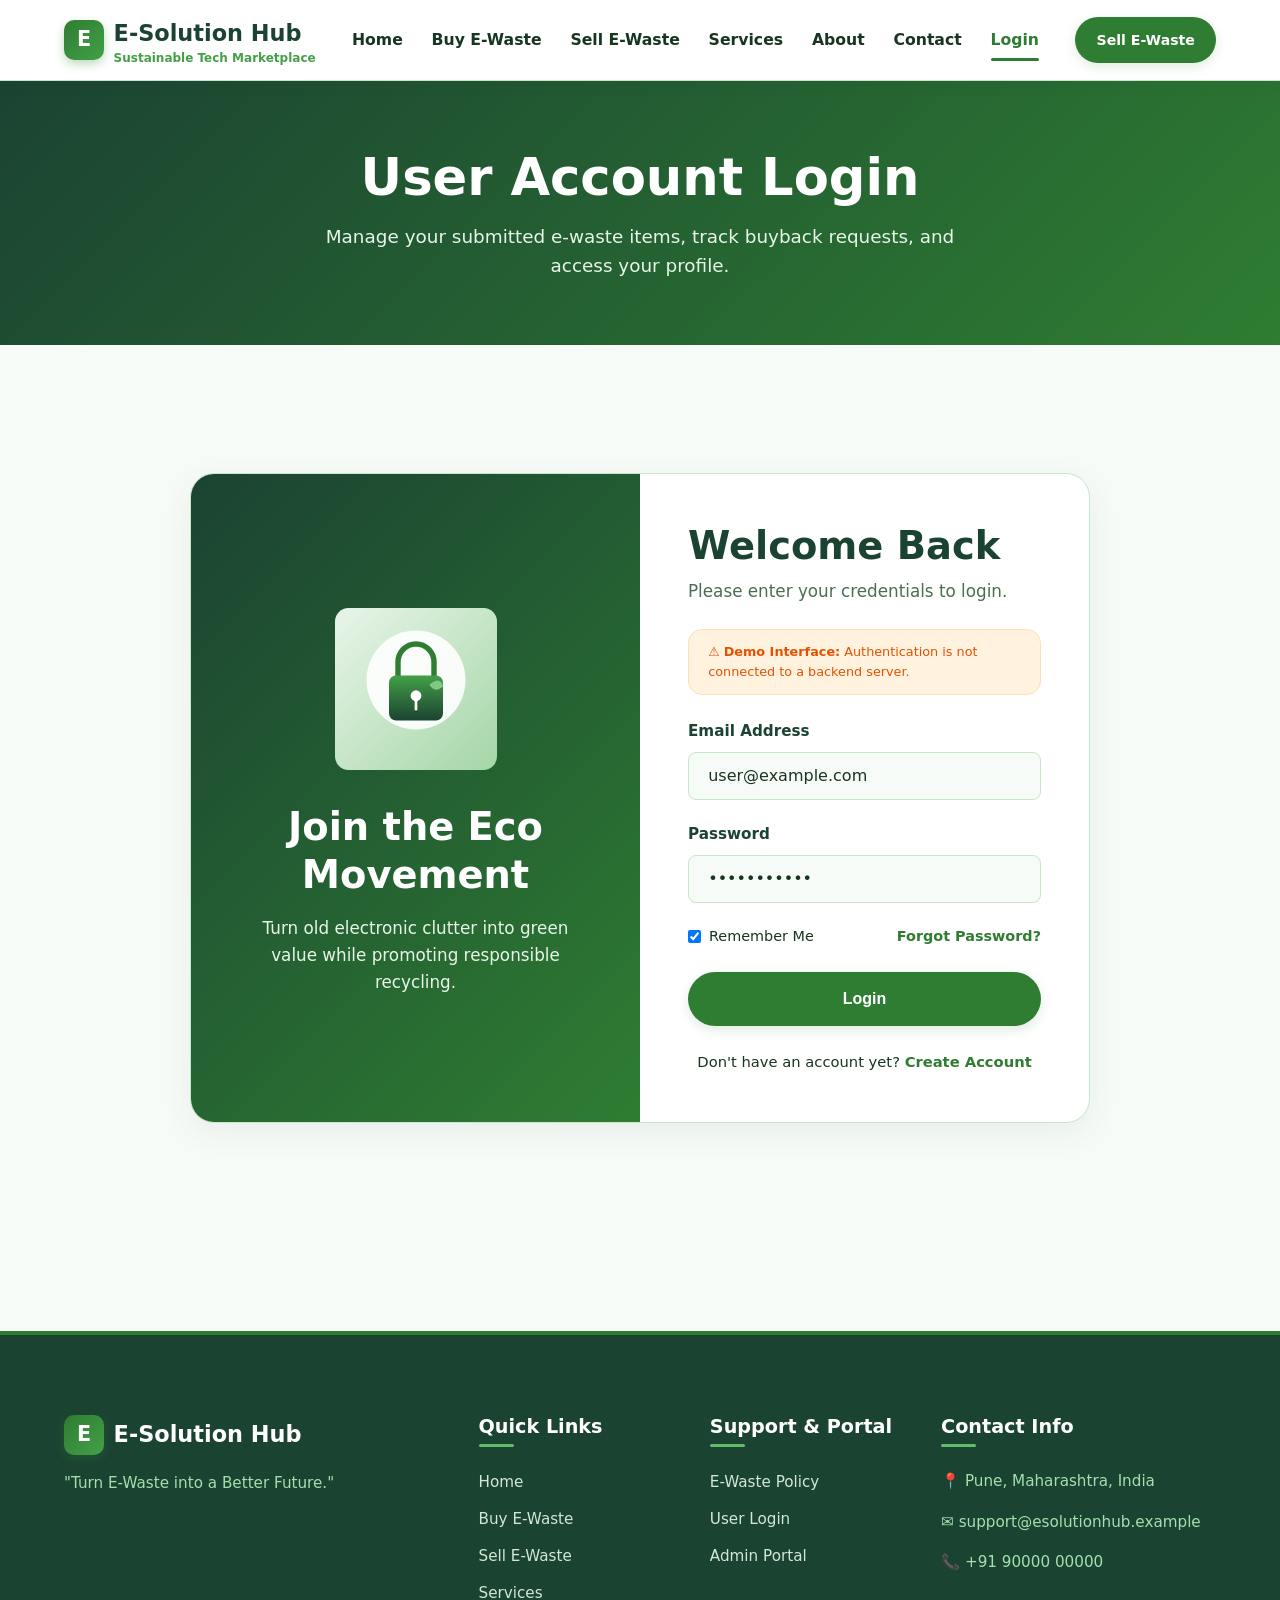
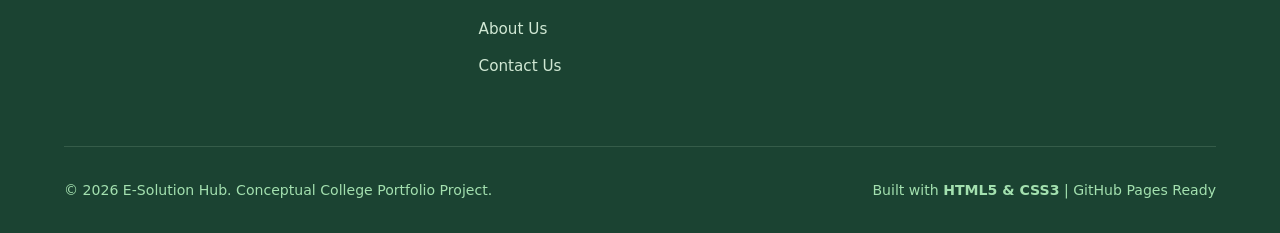
<file: login.html>
<!DOCTYPE html>
<html lang="en">
<head>
    <meta charset="UTF-8">
    <meta name="viewport" content="width=device-width, initial-scale=1.0">
    <title>User Login | E-Solution Hub</title>
    <meta name="description" content="Access your E-Solution Hub user account to track submitted e-waste items and manage buyback requests.">
    <link rel="stylesheet" href="style.css">
</head>
<body>

    <!-- NAVIGATION BAR -->
    <header class="navbar">
        <div class="container nav-container">
            <a href="index.html" class="logo">
                <div class="logo-icon">E</div>
                <div>
                    <span>E-Solution Hub</span>
                    <span class="logo-sub">Sustainable Tech Marketplace</span>
                </div>
            </a>

            <input type="checkbox" id="nav-toggle" class="nav-toggle">
            <label for="nav-toggle" class="hamburger-label" aria-label="Toggle Navigation Menu">
                <span></span>
                <span></span>
                <span></span>
            </label>

            <nav class="nav-links">
                <a href="index.html" class="nav-link">Home</a>
                <a href="products.html" class="nav-link">Buy E-Waste</a>
                <a href="sell.html" class="nav-link">Sell E-Waste</a>
                <a href="services.html" class="nav-link">Services</a>
                <a href="about.html" class="nav-link">About</a>
                <a href="contact.html" class="nav-link">Contact</a>
                <a href="login.html" class="nav-link active">Login</a>
            </nav>

            <div class="nav-cta">
                <a href="sell.html" class="btn btn-primary btn-sm">Sell E-Waste</a>
            </div>
        </div>
    </header>

    <main>
        <!-- PAGE HERO -->
        <section class="page-hero">
            <div class="container">
                <h1>User Account Login</h1>
                <p>Manage your submitted e-waste items, track buyback requests, and access your profile.</p>
            </div>
        </section>

        <!-- LOGIN FORM WRAPPER -->
        <section class="section-padding">
            <div class="container">

                <div class="auth-wrapper">
                    <!-- Left: Graphic Side -->
                    <div class="auth-side-graphic">
                        <div style="width: 180px; height: 180px; margin-bottom: 1.5rem;">
                            <img src="login-eco.svg" alt="Eco Security Graphic">
                        </div>
                        <h2>Join the Eco Movement</h2>
                        <p>Turn old electronic clutter into green value while promoting responsible recycling.</p>
                    </div>

                    <!-- Right: Auth Form -->
                    <div class="auth-form-container">
                        <h2 style="margin-bottom: 0.5rem;">Welcome Back</h2>
                        <p style="margin-bottom: 1.5rem;">Please enter your credentials to login.</p>

                        <div class="demo-banner" style="font-size: 0.8rem; margin-bottom: 1.5rem;">
                            <span>⚠️ <strong>Demo Interface:</strong> Authentication is not connected to a backend server.</span>
                        </div>

                        <form action="#" method="get" onsubmit="alert('Demo Login: Static UI prototype tested!'); return false;">
                            <div class="form-group">
                                <label class="form-label" for="login-email">Email Address</label>
                                <input type="email" id="login-email" class="form-control" placeholder="user@example.com" value="user@example.com" required>
                            </div>

                            <div class="form-group">
                                <label class="form-label" for="login-password">Password</label>
                                <input type="password" id="login-password" class="form-control" placeholder="••••••••" value="password123" required>
                            </div>

                            <div class="auth-options">
                                <label style="display: flex; align-items: center; gap: 0.5rem; cursor: pointer; color: var(--main-text);">
                                    <input type="checkbox" checked> Remember Me
                                </label>
                                <a href="#" onclick="alert('Demo Action: Password reset flow UI demonstration.'); return false;" style="color: var(--primary-green); font-weight: 600;">Forgot Password?</a>
                            </div>

                            <button type="submit" class="btn btn-primary btn-block" style="padding: 1rem;">Login</button>
                        </form>

                        <div class="auth-links">
                            Don't have an account yet? <a href="#" onclick="alert('Demo Action: Account registration UI demonstration.'); return false;">Create Account</a>
                        </div>
                    </div>
                </div>

            </div>
        </section>
    </main>

    <!-- FOOTER -->
    <footer class="footer">
        <div class="container">
            <div class="footer-grid">
                <div class="footer-col">
                    <a href="index.html" class="logo" style="color: var(--white); margin-bottom: 1rem;">
                        <div class="logo-icon">E</div>
                        <span>E-Solution Hub</span>
                    </a>
                    <p>"Turn E-Waste into a Better Future."</p>
                </div>
                <div class="footer-col">
                    <h4>Quick Links</h4>
                    <ul class="footer-links">
                        <li><a href="index.html">Home</a></li>
                        <li><a href="products.html">Buy E-Waste</a></li>
                        <li><a href="sell.html">Sell E-Waste</a></li>
                        <li><a href="services.html">Services</a></li>
                        <li><a href="about.html">About Us</a></li>
                        <li><a href="contact.html">Contact Us</a></li>
                    </ul>
                </div>
                <div class="footer-col">
                    <h4>Support &amp; Portal</h4>
                    <ul class="footer-links">
                        <li><a href="policy.html">E-Waste Policy</a></li>
                        <li><a href="login.html">User Login</a></li>
                        <li><a href="admin-login.html">Admin Portal</a></li>
                    </ul>
                </div>
                <div class="footer-col">
                    <h4>Contact Info</h4>
                    <p>📍 Pune, Maharashtra, India</p>
                    <p>✉️ support@esolutionhub.example</p>
                    <p>📞 +91 90000 00000</p>
                </div>
            </div>
            <div class="footer-bottom">
                <div>&copy; 2026 E-Solution Hub. Conceptual College Portfolio Project.</div>
                <div>Built with <strong>HTML5 &amp; CSS3</strong> | GitHub Pages Ready</div>
            </div>
        </div>
    </footer>

</body>
</html>
</file>
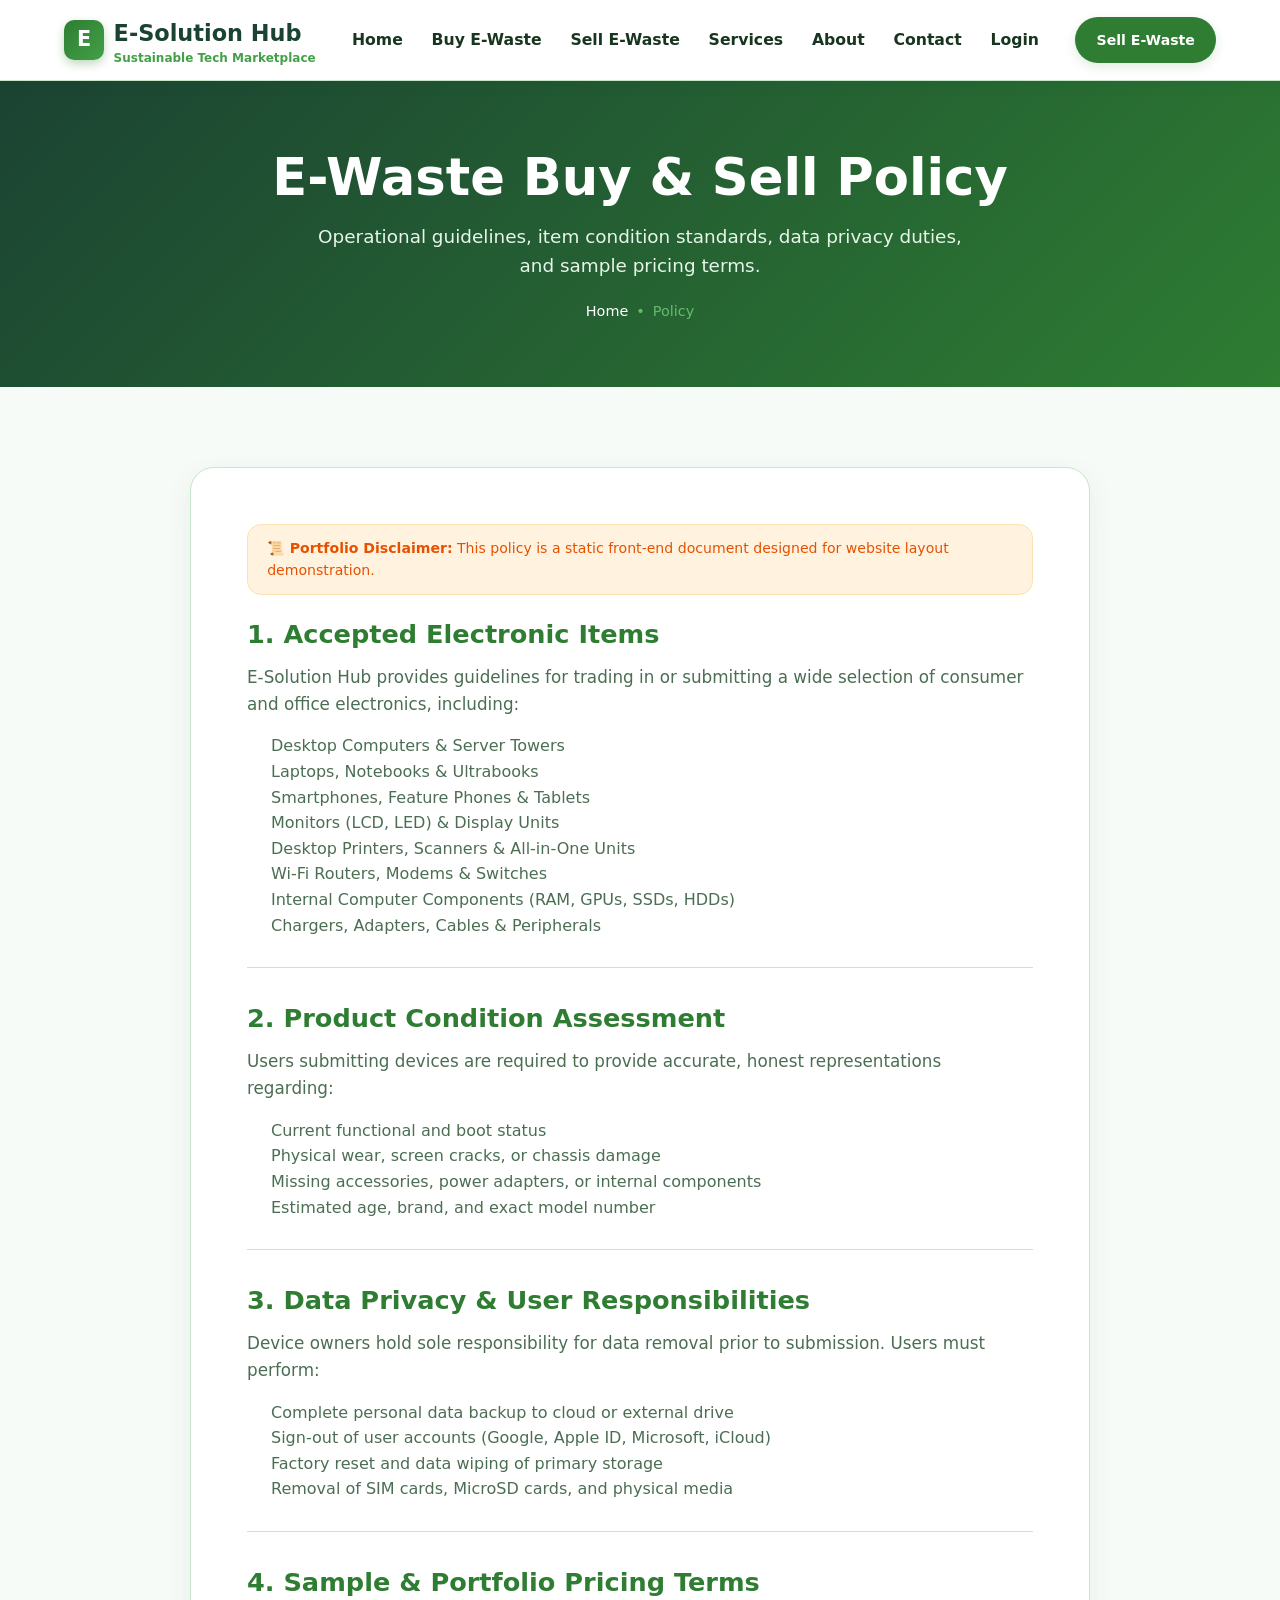
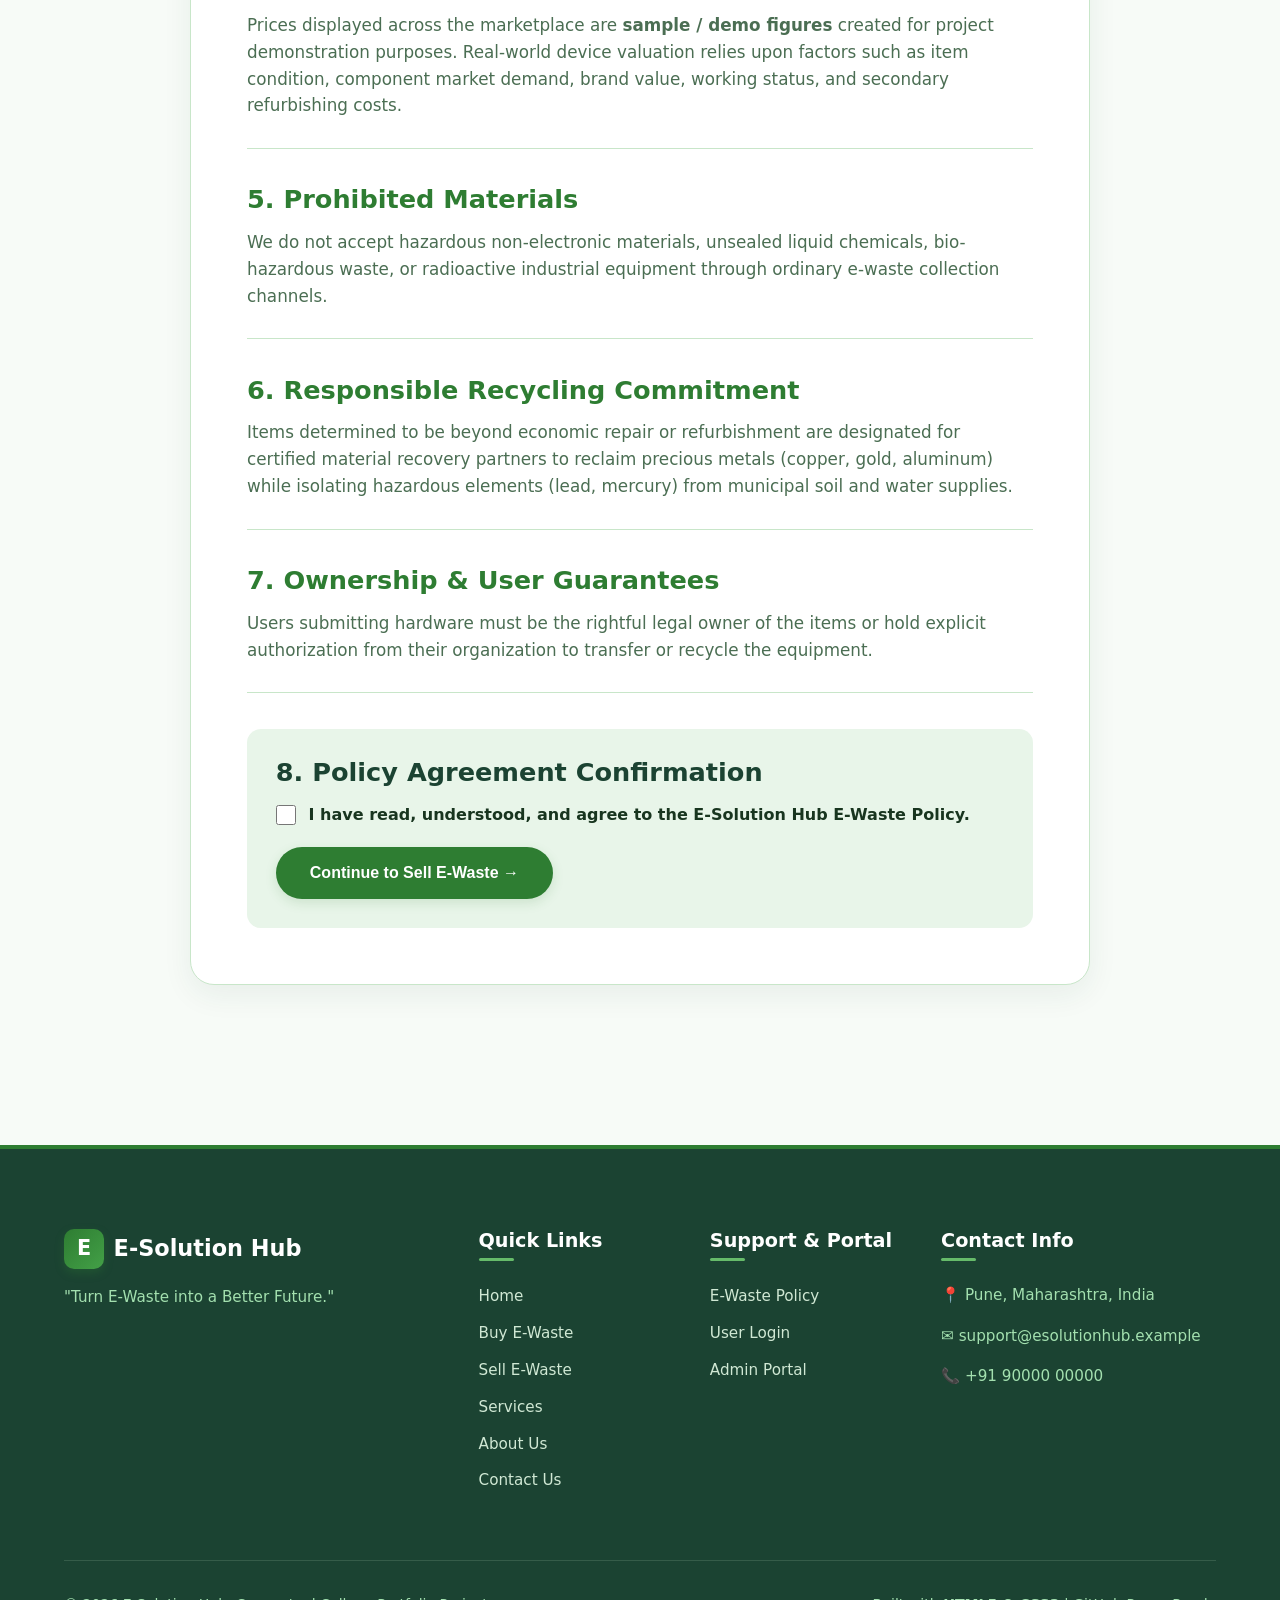
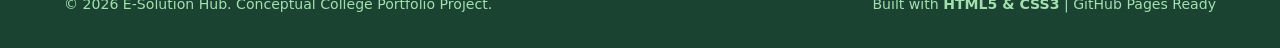
<file: policy.html>
<!DOCTYPE html>
<html lang="en">
<head>
    <meta charset="UTF-8">
    <meta name="viewport" content="width=device-width, initial-scale=1.0">
    <title>E-Waste Buy &amp; Sell Policy | E-Solution Hub</title>
    <meta name="description" content="Read the E-Solution Hub E-Waste Buy and Sell Policy regarding accepted devices, condition requirements, data privacy, sample pricing, and user responsibility.">
    <link rel="stylesheet" href="style.css">
</head>
<body>

    <!-- NAVIGATION BAR -->
    <header class="navbar">
        <div class="container nav-container">
            <a href="index.html" class="logo">
                <div class="logo-icon">E</div>
                <div>
                    <span>E-Solution Hub</span>
                    <span class="logo-sub">Sustainable Tech Marketplace</span>
                </div>
            </a>

            <input type="checkbox" id="nav-toggle" class="nav-toggle">
            <label for="nav-toggle" class="hamburger-label" aria-label="Toggle Navigation Menu">
                <span></span>
                <span></span>
                <span></span>
            </label>

            <nav class="nav-links">
                <a href="index.html" class="nav-link">Home</a>
                <a href="products.html" class="nav-link">Buy E-Waste</a>
                <a href="sell.html" class="nav-link">Sell E-Waste</a>
                <a href="services.html" class="nav-link">Services</a>
                <a href="about.html" class="nav-link">About</a>
                <a href="contact.html" class="nav-link">Contact</a>
                <a href="login.html" class="nav-link">Login</a>
            </nav>

            <div class="nav-cta">
                <a href="sell.html" class="btn btn-primary btn-sm">Sell E-Waste</a>
            </div>
        </div>
    </header>

    <main>
        <!-- PAGE HERO -->
        <section class="page-hero">
            <div class="container">
                <h1>E-Waste Buy &amp; Sell Policy</h1>
                <p>Operational guidelines, item condition standards, data privacy duties, and sample pricing terms.</p>
                <div class="breadcrumb">
                    <a href="index.html">Home</a> &bull; <span>Policy</span>
                </div>
            </div>
        </section>

        <!-- POLICY CONTENT CARD -->
        <section class="section-padding">
            <div class="container">

                <div class="policy-card">
                    <div class="demo-banner">
                        <span>📜 <strong>Portfolio Disclaimer:</strong> This policy is a static front-end document designed for website layout demonstration.</span>
                    </div>

                    <!-- 1. Accepted Items -->
                    <div class="policy-section">
                        <h3>1. Accepted Electronic Items</h3>
                        <p>E-Solution Hub provides guidelines for trading in or submitting a wide selection of consumer and office electronics, including:</p>
                        <ul style="padding-left: 1.5rem; margin-top: 0.5rem; color: var(--text-muted);">
                            <li>Desktop Computers &amp; Server Towers</li>
                            <li>Laptops, Notebooks &amp; Ultrabooks</li>
                            <li>Smartphones, Feature Phones &amp; Tablets</li>
                            <li>Monitors (LCD, LED) &amp; Display Units</li>
                            <li>Desktop Printers, Scanners &amp; All-in-One Units</li>
                            <li>Wi-Fi Routers, Modems &amp; Switches</li>
                            <li>Internal Computer Components (RAM, GPUs, SSDs, HDDs)</li>
                            <li>Chargers, Adapters, Cables &amp; Peripherals</li>
                        </ul>
                    </div>

                    <!-- 2. Product Condition -->
                    <div class="policy-section">
                        <h3>2. Product Condition Assessment</h3>
                        <p>Users submitting devices are required to provide accurate, honest representations regarding:</p>
                        <ul style="padding-left: 1.5rem; margin-top: 0.5rem; color: var(--text-muted);">
                            <li>Current functional and boot status</li>
                            <li>Physical wear, screen cracks, or chassis damage</li>
                            <li>Missing accessories, power adapters, or internal components</li>
                            <li>Estimated age, brand, and exact model number</li>
                        </ul>
                    </div>

                    <!-- 3. Data Privacy -->
                    <div class="policy-section">
                        <h3>3. Data Privacy &amp; User Responsibilities</h3>
                        <p>Device owners hold sole responsibility for data removal prior to submission. Users must perform:</p>
                        <ul style="padding-left: 1.5rem; margin-top: 0.5rem; color: var(--text-muted);">
                            <li>Complete personal data backup to cloud or external drive</li>
                            <li>Sign-out of user accounts (Google, Apple ID, Microsoft, iCloud)</li>
                            <li>Factory reset and data wiping of primary storage</li>
                            <li>Removal of SIM cards, MicroSD cards, and physical media</li>
                        </ul>
                    </div>

                    <!-- 4. Pricing -->
                    <div class="policy-section">
                        <h3>4. Sample &amp; Portfolio Pricing Terms</h3>
                        <p>Prices displayed across the marketplace are <strong>sample / demo figures</strong> created for project demonstration purposes. Real-world device valuation relies upon factors such as item condition, component market demand, brand value, working status, and secondary refurbishing costs.</p>
                    </div>

                    <!-- 5. Prohibited Items -->
                    <div class="policy-section">
                        <h3>5. Prohibited Materials</h3>
                        <p>We do not accept hazardous non-electronic materials, unsealed liquid chemicals, bio-hazardous waste, or radioactive industrial equipment through ordinary e-waste collection channels.</p>
                    </div>

                    <!-- 6. Responsible Recycling -->
                    <div class="policy-section">
                        <h3>6. Responsible Recycling Commitment</h3>
                        <p>Items determined to be beyond economic repair or refurbishment are designated for certified material recovery partners to reclaim precious metals (copper, gold, aluminum) while isolating hazardous elements (lead, mercury) from municipal soil and water supplies.</p>
                    </div>

                    <!-- 7. User Responsibility -->
                    <div class="policy-section">
                        <h3>7. Ownership &amp; User Guarantees</h3>
                        <p>Users submitting hardware must be the rightful legal owner of the items or hold explicit authorization from their organization to transfer or recycle the equipment.</p>
                    </div>

                    <!-- 8. Interactive Agreement UI -->
                    <div class="policy-section" style="background-color: var(--light-green); padding: 1.8rem; border-radius: var(--radius-md); margin-top: 2rem;">
                        <h3 style="color: var(--dark-green); margin-bottom: 0.8rem;">8. Policy Agreement Confirmation</h3>
                        <form action="sell.html" method="get" onsubmit="alert('Demo Agreement: Policy checked! Redirecting to Sell page...');">
                            <label style="display: flex; align-items: flex-start; gap: 0.8rem; cursor: pointer; color: var(--main-text); margin-bottom: 1.2rem;">
                                <input type="checkbox" required style="width: 20px; height: 20px; accent-color: var(--primary-green); margin-top: 3px;">
                                <span style="font-weight: 600;">I have read, understood, and agree to the E-Solution Hub E-Waste Policy.</span>
                            </label>
                            <button type="submit" class="btn btn-primary">Continue to Sell E-Waste &rarr;</button>
                        </form>
                    </div>

                </div>

            </div>
        </section>
    </main>

    <!-- FOOTER -->
    <footer class="footer">
        <div class="container">
            <div class="footer-grid">
                <div class="footer-col">
                    <a href="index.html" class="logo" style="color: var(--white); margin-bottom: 1rem;">
                        <div class="logo-icon">E</div>
                        <span>E-Solution Hub</span>
                    </a>
                    <p>"Turn E-Waste into a Better Future."</p>
                </div>
                <div class="footer-col">
                    <h4>Quick Links</h4>
                    <ul class="footer-links">
                        <li><a href="index.html">Home</a></li>
                        <li><a href="products.html">Buy E-Waste</a></li>
                        <li><a href="sell.html">Sell E-Waste</a></li>
                        <li><a href="services.html">Services</a></li>
                        <li><a href="about.html">About Us</a></li>
                        <li><a href="contact.html">Contact Us</a></li>
                    </ul>
                </div>
                <div class="footer-col">
                    <h4>Support &amp; Portal</h4>
                    <ul class="footer-links">
                        <li><a href="policy.html">E-Waste Policy</a></li>
                        <li><a href="login.html">User Login</a></li>
                        <li><a href="admin-login.html">Admin Portal</a></li>
                    </ul>
                </div>
                <div class="footer-col">
                    <h4>Contact Info</h4>
                    <p>📍 Pune, Maharashtra, India</p>
                    <p>✉️ support@esolutionhub.example</p>
                    <p>📞 +91 90000 00000</p>
                </div>
            </div>
            <div class="footer-bottom">
                <div>&copy; 2026 E-Solution Hub. Conceptual College Portfolio Project.</div>
                <div>Built with <strong>HTML5 &amp; CSS3</strong> | GitHub Pages Ready</div>
            </div>
        </div>
    </footer>

</body>
</html>
</file>
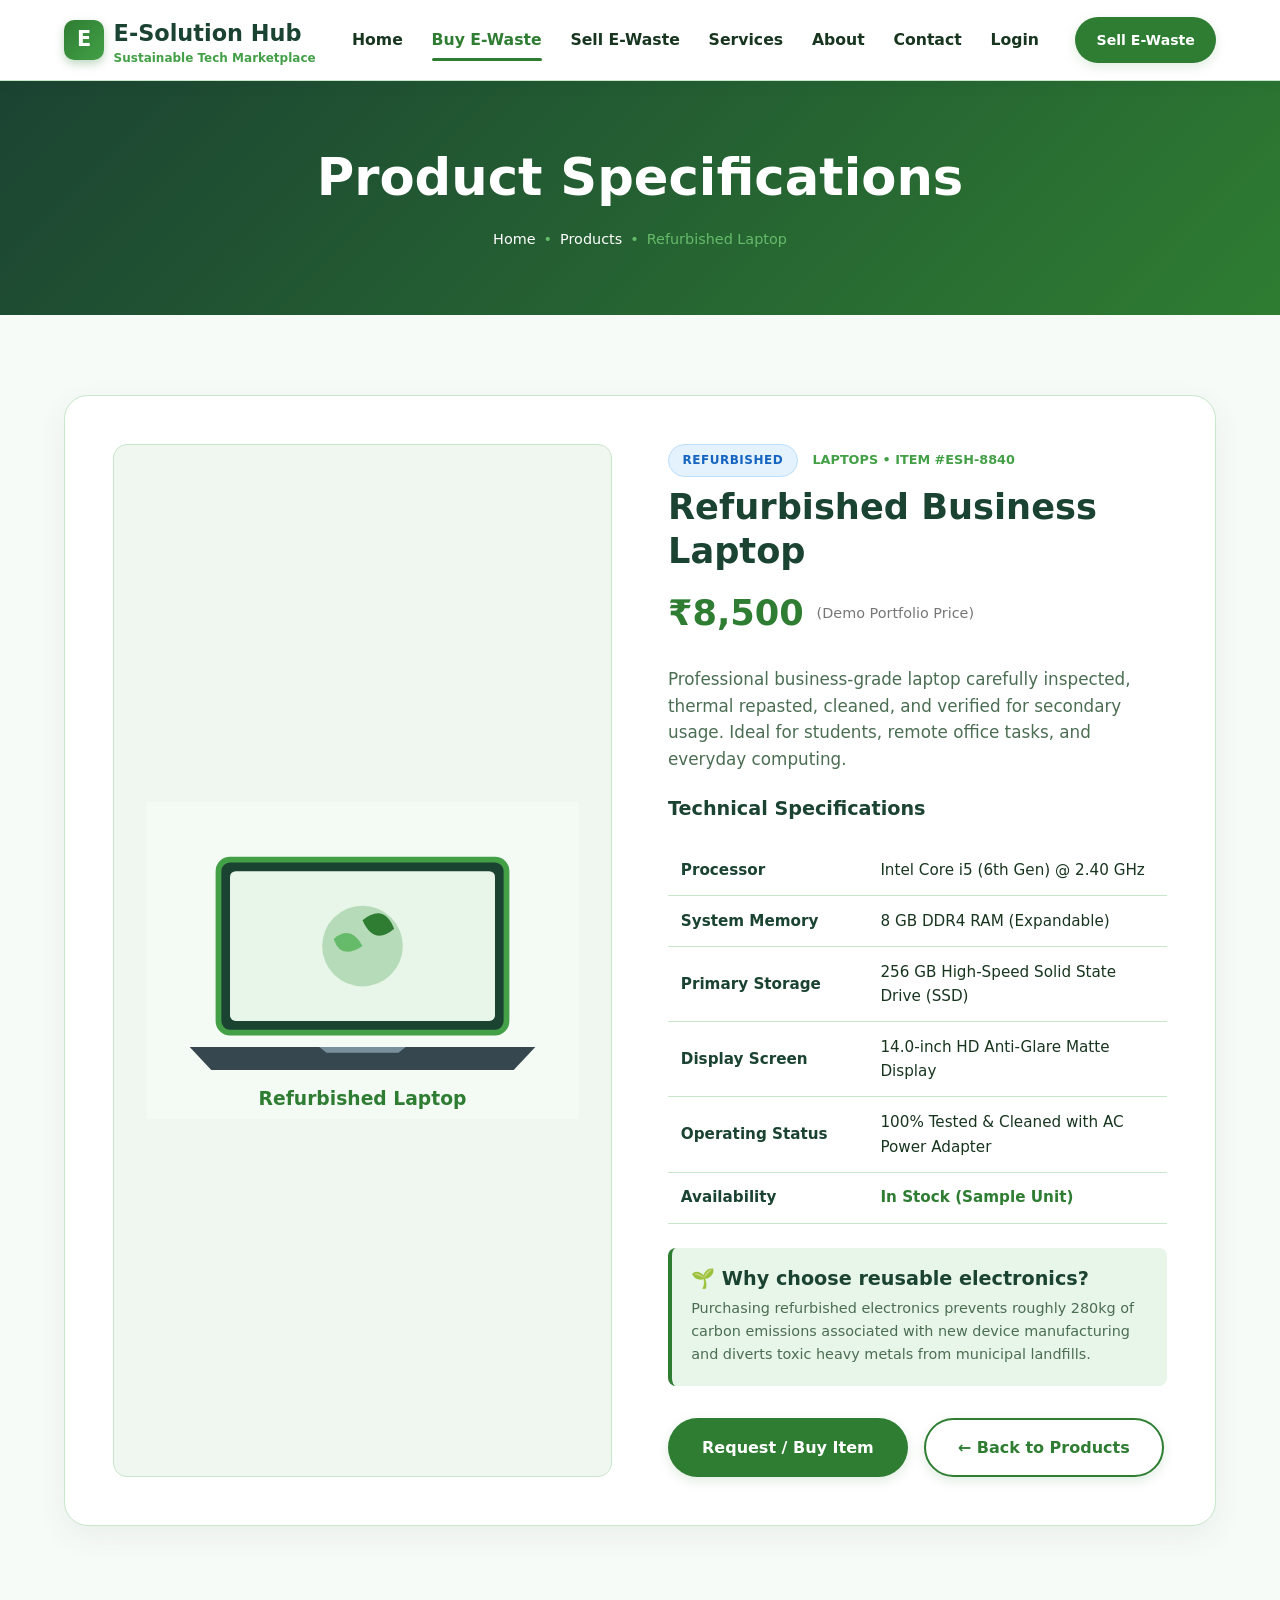
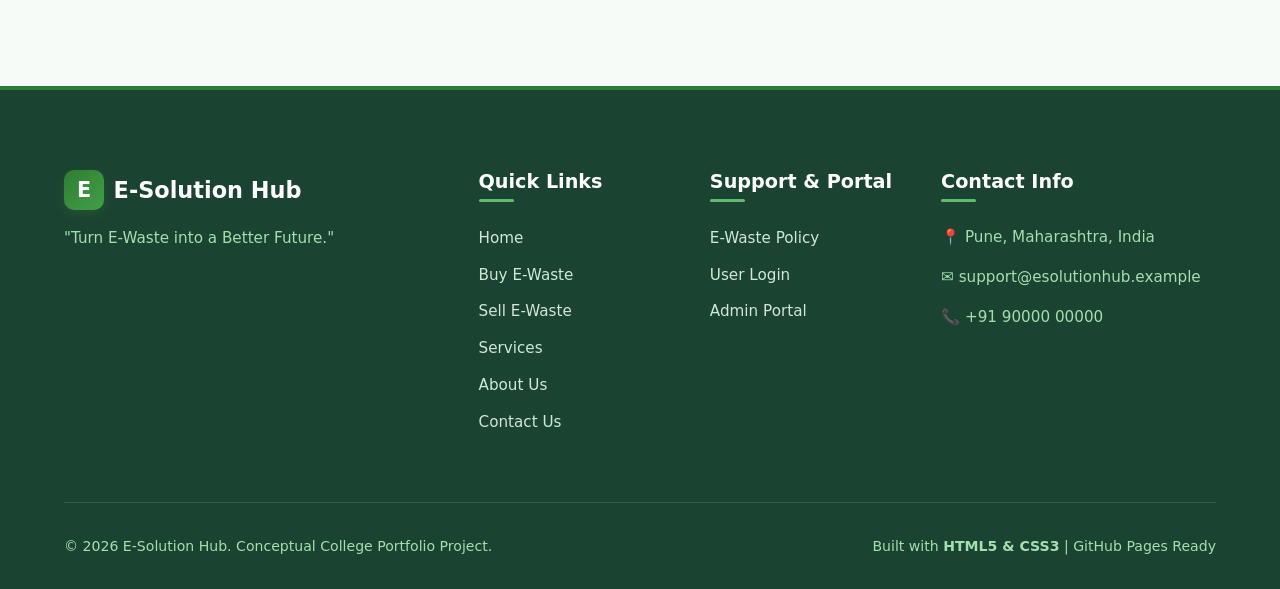
<file: product-details.html>
<!DOCTYPE html>
<html lang="en">
<head>
    <meta charset="UTF-8">
    <meta name="viewport" content="width=device-width, initial-scale=1.0">
    <title>Refurbished Business Laptop | E-Solution Hub</title>
    <meta name="description" content="View specifications, condition details, sample price, and eco benefits for the Refurbished Business Laptop at E-Solution Hub.">
    <link rel="stylesheet" href="style.css">
</head>
<body>

    <!-- NAVIGATION BAR -->
    <header class="navbar">
        <div class="container nav-container">
            <a href="index.html" class="logo">
                <div class="logo-icon">E</div>
                <div>
                    <span>E-Solution Hub</span>
                    <span class="logo-sub">Sustainable Tech Marketplace</span>
                </div>
            </a>

            <input type="checkbox" id="nav-toggle" class="nav-toggle">
            <label for="nav-toggle" class="hamburger-label" aria-label="Toggle Navigation Menu">
                <span></span>
                <span></span>
                <span></span>
            </label>

            <nav class="nav-links">
                <a href="index.html" class="nav-link">Home</a>
                <a href="products.html" class="nav-link active">Buy E-Waste</a>
                <a href="sell.html" class="nav-link">Sell E-Waste</a>
                <a href="services.html" class="nav-link">Services</a>
                <a href="about.html" class="nav-link">About</a>
                <a href="contact.html" class="nav-link">Contact</a>
                <a href="login.html" class="nav-link">Login</a>
            </nav>

            <div class="nav-cta">
                <a href="sell.html" class="btn btn-primary btn-sm">Sell E-Waste</a>
            </div>
        </div>
    </header>

    <main>
        <!-- PAGE HERO BREADCRUMB -->
        <section class="page-hero">
            <div class="container">
                <h1>Product Specifications</h1>
                <div class="breadcrumb">
                    <a href="index.html">Home</a> &bull; <a href="products.html">Products</a> &bull; <span>Refurbished Laptop</span>
                </div>
            </div>
        </section>

        <!-- PRODUCT DETAILS SECTION -->
        <section class="section-padding">
            <div class="container">
                <div class="product-details-grid">
                    
                    <!-- Left: Gallery Image -->
                    <div class="product-gallery">
                        <img src="product-laptop.svg" alt="Refurbished Business Laptop Illustration">
                    </div>

                    <!-- Right: Product Information & Metadata -->
                    <div>
                        <div class="product-meta-header">
                            <span class="badge badge-refurbished">Refurbished</span>
                            <span class="product-category" style="margin-left: 0.6rem;">Laptops &bull; Item #ESH-8840</span>
                            <h1>Refurbished Business Laptop</h1>
                            <div class="product-price-large">
                                ₹8,500 
                                <span class="sample-price-tag" style="font-size: 0.9rem;">(Demo Portfolio Price)</span>
                            </div>
                            <p>Professional business-grade laptop carefully inspected, thermal repasted, cleaned, and verified for secondary usage. Ideal for students, remote office tasks, and everyday computing.</p>
                        </div>

                        <!-- Technical Specs Table -->
                        <h4 style="margin-top: 1.5rem;">Technical Specifications</h4>
                        <table class="specs-table">
                            <tr>
                                <td>Processor</td>
                                <td>Intel Core i5 (6th Gen) @ 2.40 GHz</td>
                            </tr>
                            <tr>
                                <td>System Memory</td>
                                <td>8 GB DDR4 RAM (Expandable)</td>
                            </tr>
                            <tr>
                                <td>Primary Storage</td>
                                <td>256 GB High-Speed Solid State Drive (SSD)</td>
                            </tr>
                            <tr>
                                <td>Display Screen</td>
                                <td>14.0-inch HD Anti-Glare Matte Display</td>
                            </tr>
                            <tr>
                                <td>Operating Status</td>
                                <td>100% Tested &amp; Cleaned with AC Power Adapter</td>
                            </tr>
                            <tr>
                                <td>Availability</td>
                                <td><span style="color: var(--primary-green); font-weight: 700;">In Stock (Sample Unit)</span></td>
                            </tr>
                        </table>

                        <!-- Eco Impact Box -->
                        <div class="eco-benefit-box">
                            <h4>🌱 Why choose reusable electronics?</h4>
                            <p style="font-size: 0.9rem; margin-bottom: 0;">Purchasing refurbished electronics prevents roughly 280kg of carbon emissions associated with new device manufacturing and diverts toxic heavy metals from municipal landfills.</p>
                        </div>

                        <!-- Actions -->
                        <div style="display: flex; gap: 1rem; flex-wrap: wrap; margin-top: 2rem;">
                            <a href="sell.html" class="btn btn-primary">Request / Buy Item</a>
                            <a href="products.html" class="btn btn-secondary">&larr; Back to Products</a>
                        </div>
                    </div>

                </div>
            </div>
        </section>
    </main>

    <!-- FOOTER -->
    <footer class="footer">
        <div class="container">
            <div class="footer-grid">
                <div class="footer-col">
                    <a href="index.html" class="logo" style="color: var(--white); margin-bottom: 1rem;">
                        <div class="logo-icon">E</div>
                        <span>E-Solution Hub</span>
                    </a>
                    <p>"Turn E-Waste into a Better Future."</p>
                </div>
                <div class="footer-col">
                    <h4>Quick Links</h4>
                    <ul class="footer-links">
                        <li><a href="index.html">Home</a></li>
                        <li><a href="products.html">Buy E-Waste</a></li>
                        <li><a href="sell.html">Sell E-Waste</a></li>
                        <li><a href="services.html">Services</a></li>
                        <li><a href="about.html">About Us</a></li>
                        <li><a href="contact.html">Contact Us</a></li>
                    </ul>
                </div>
                <div class="footer-col">
                    <h4>Support &amp; Portal</h4>
                    <ul class="footer-links">
                        <li><a href="policy.html">E-Waste Policy</a></li>
                        <li><a href="login.html">User Login</a></li>
                        <li><a href="admin-login.html">Admin Portal</a></li>
                    </ul>
                </div>
                <div class="footer-col">
                    <h4>Contact Info</h4>
                    <p>📍 Pune, Maharashtra, India</p>
                    <p>✉️ support@esolutionhub.example</p>
                    <p>📞 +91 90000 00000</p>
                </div>
            </div>
            <div class="footer-bottom">
                <div>&copy; 2026 E-Solution Hub. Conceptual College Portfolio Project.</div>
                <div>Built with <strong>HTML5 &amp; CSS3</strong> | GitHub Pages Ready</div>
            </div>
        </div>
    </footer>

</body>
</html>
</file>
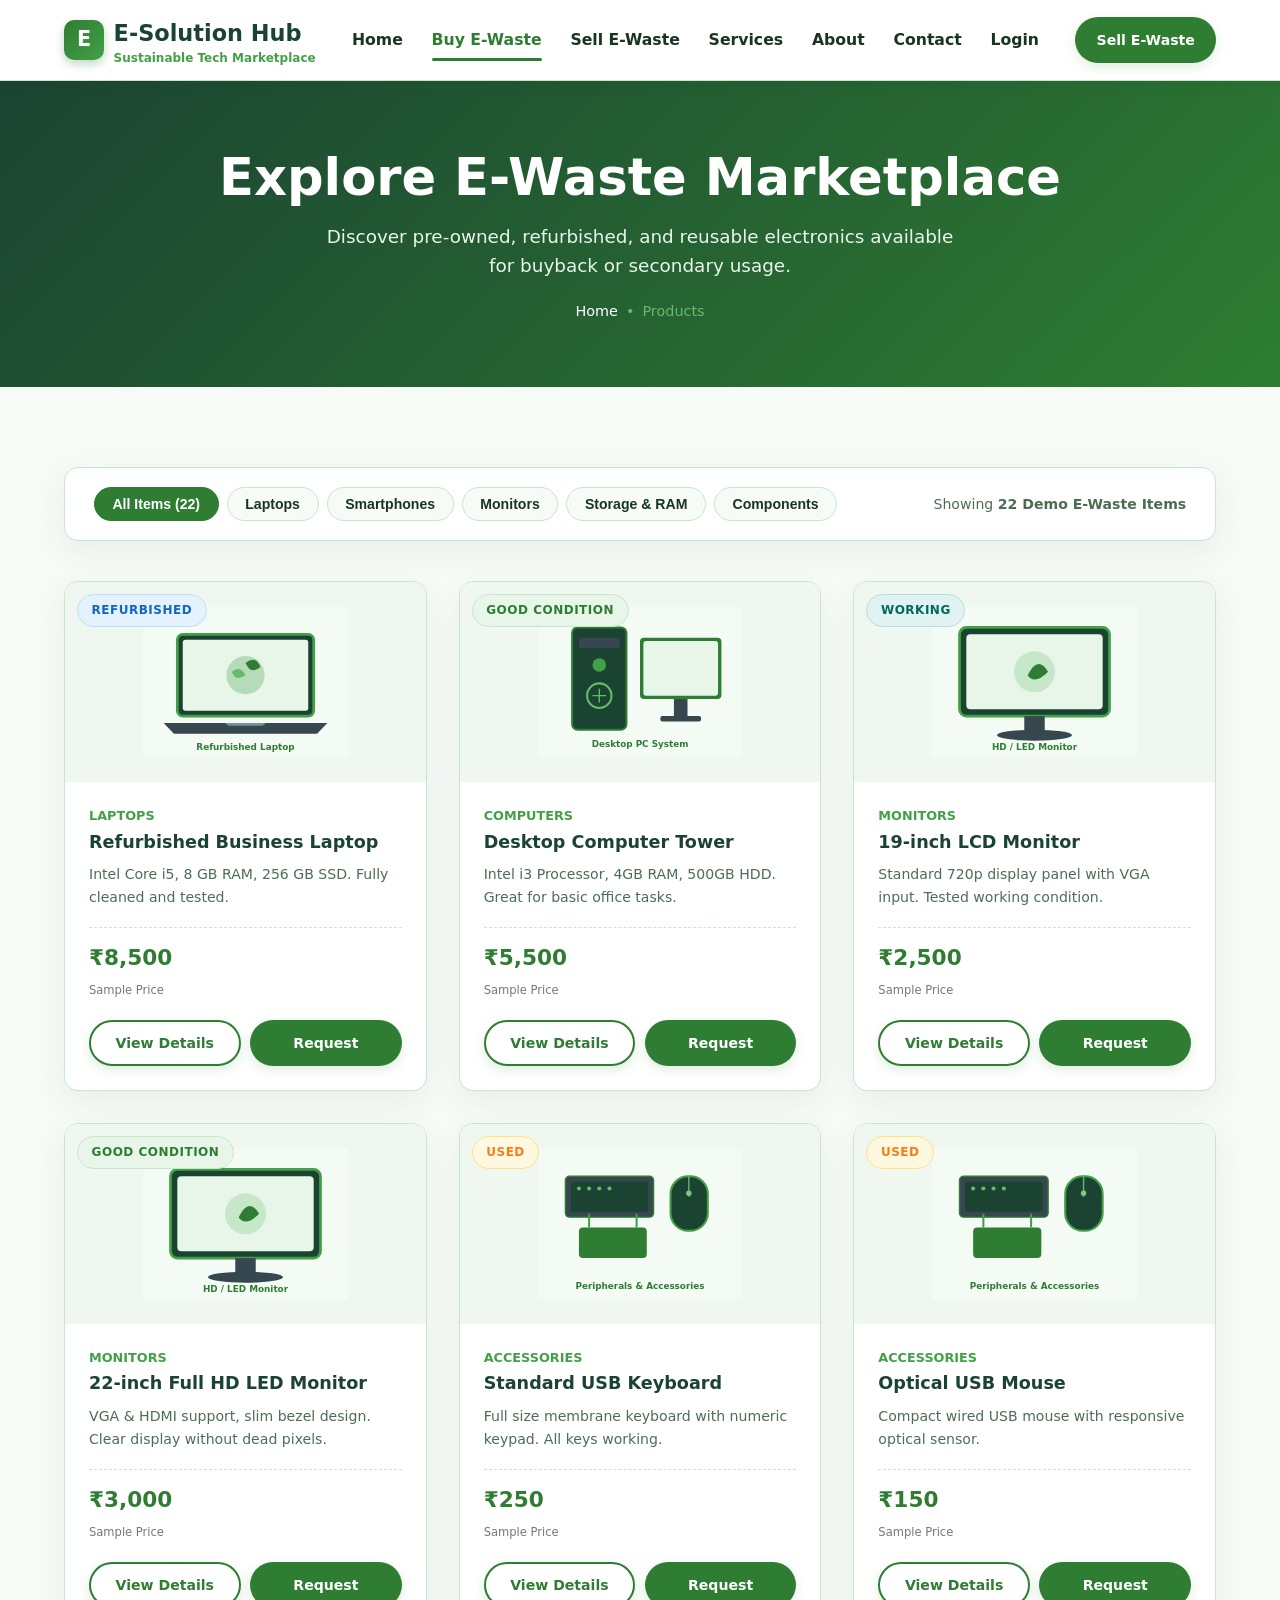
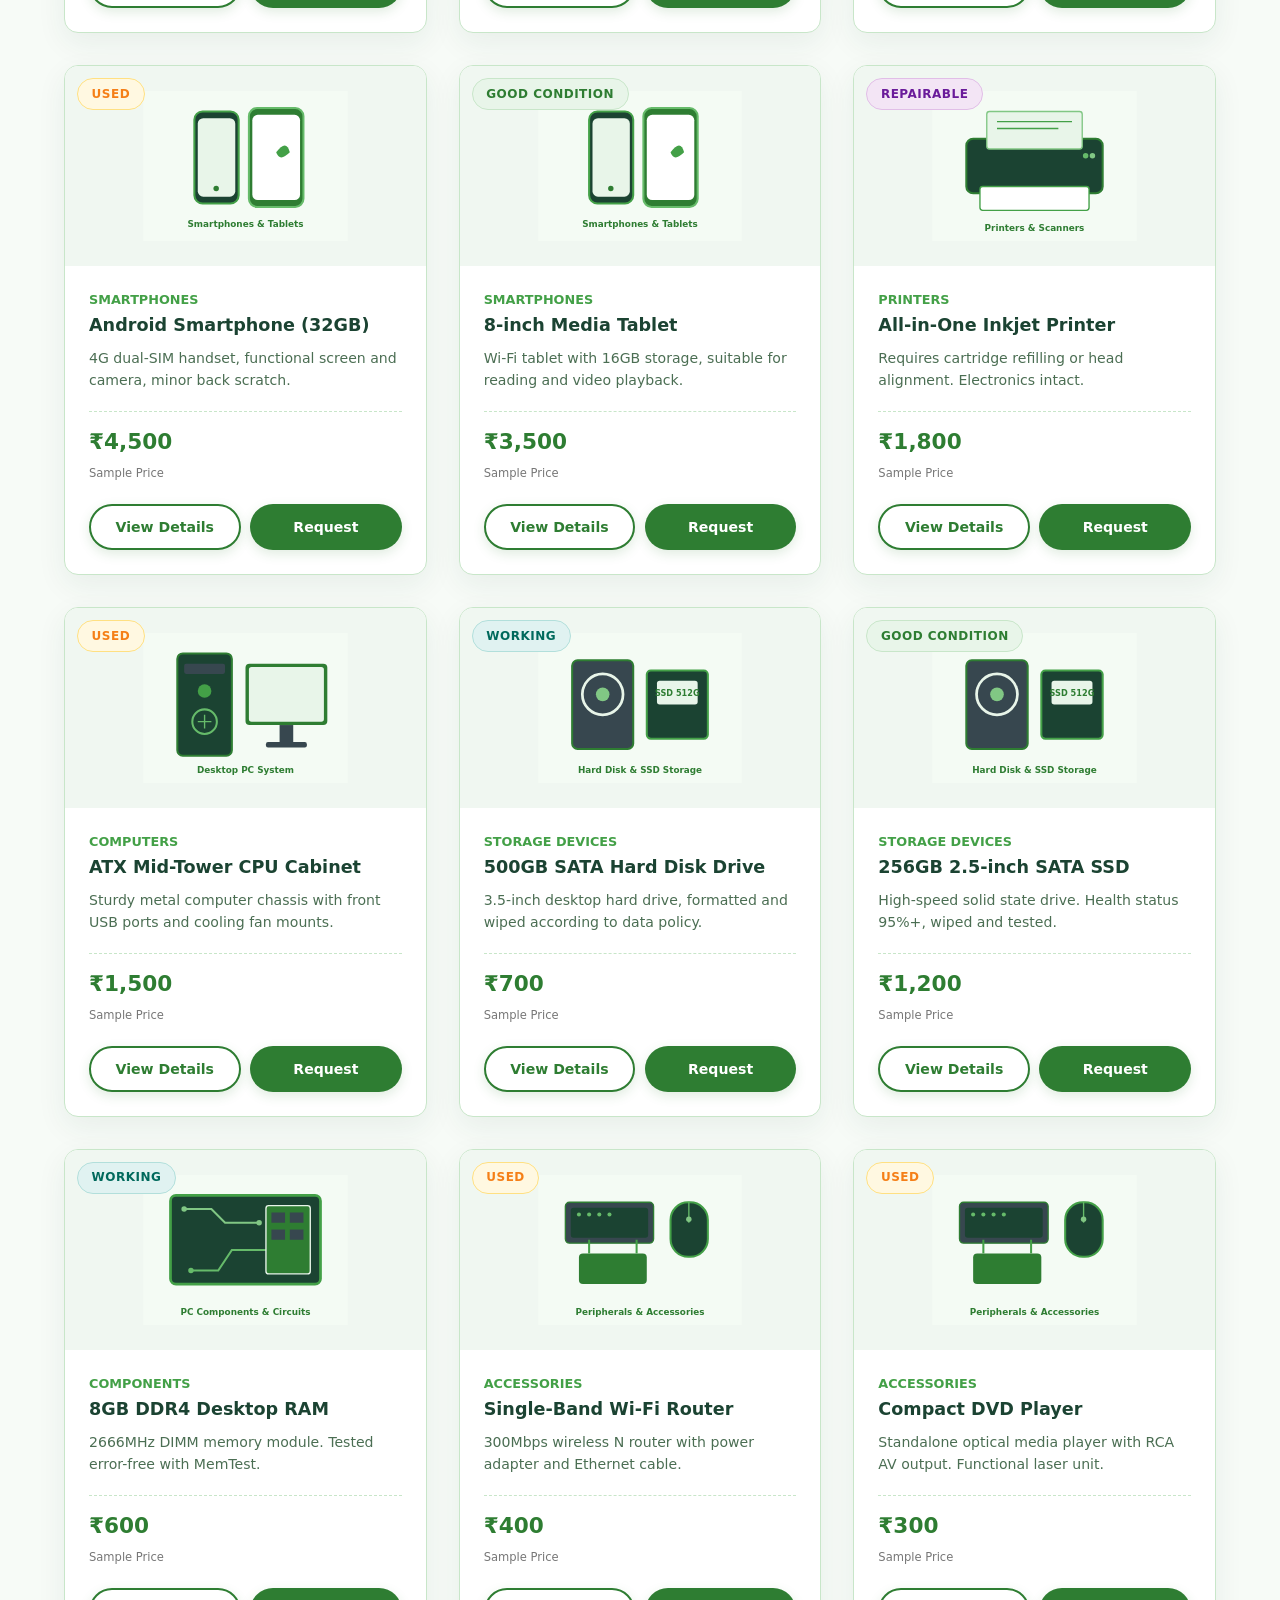
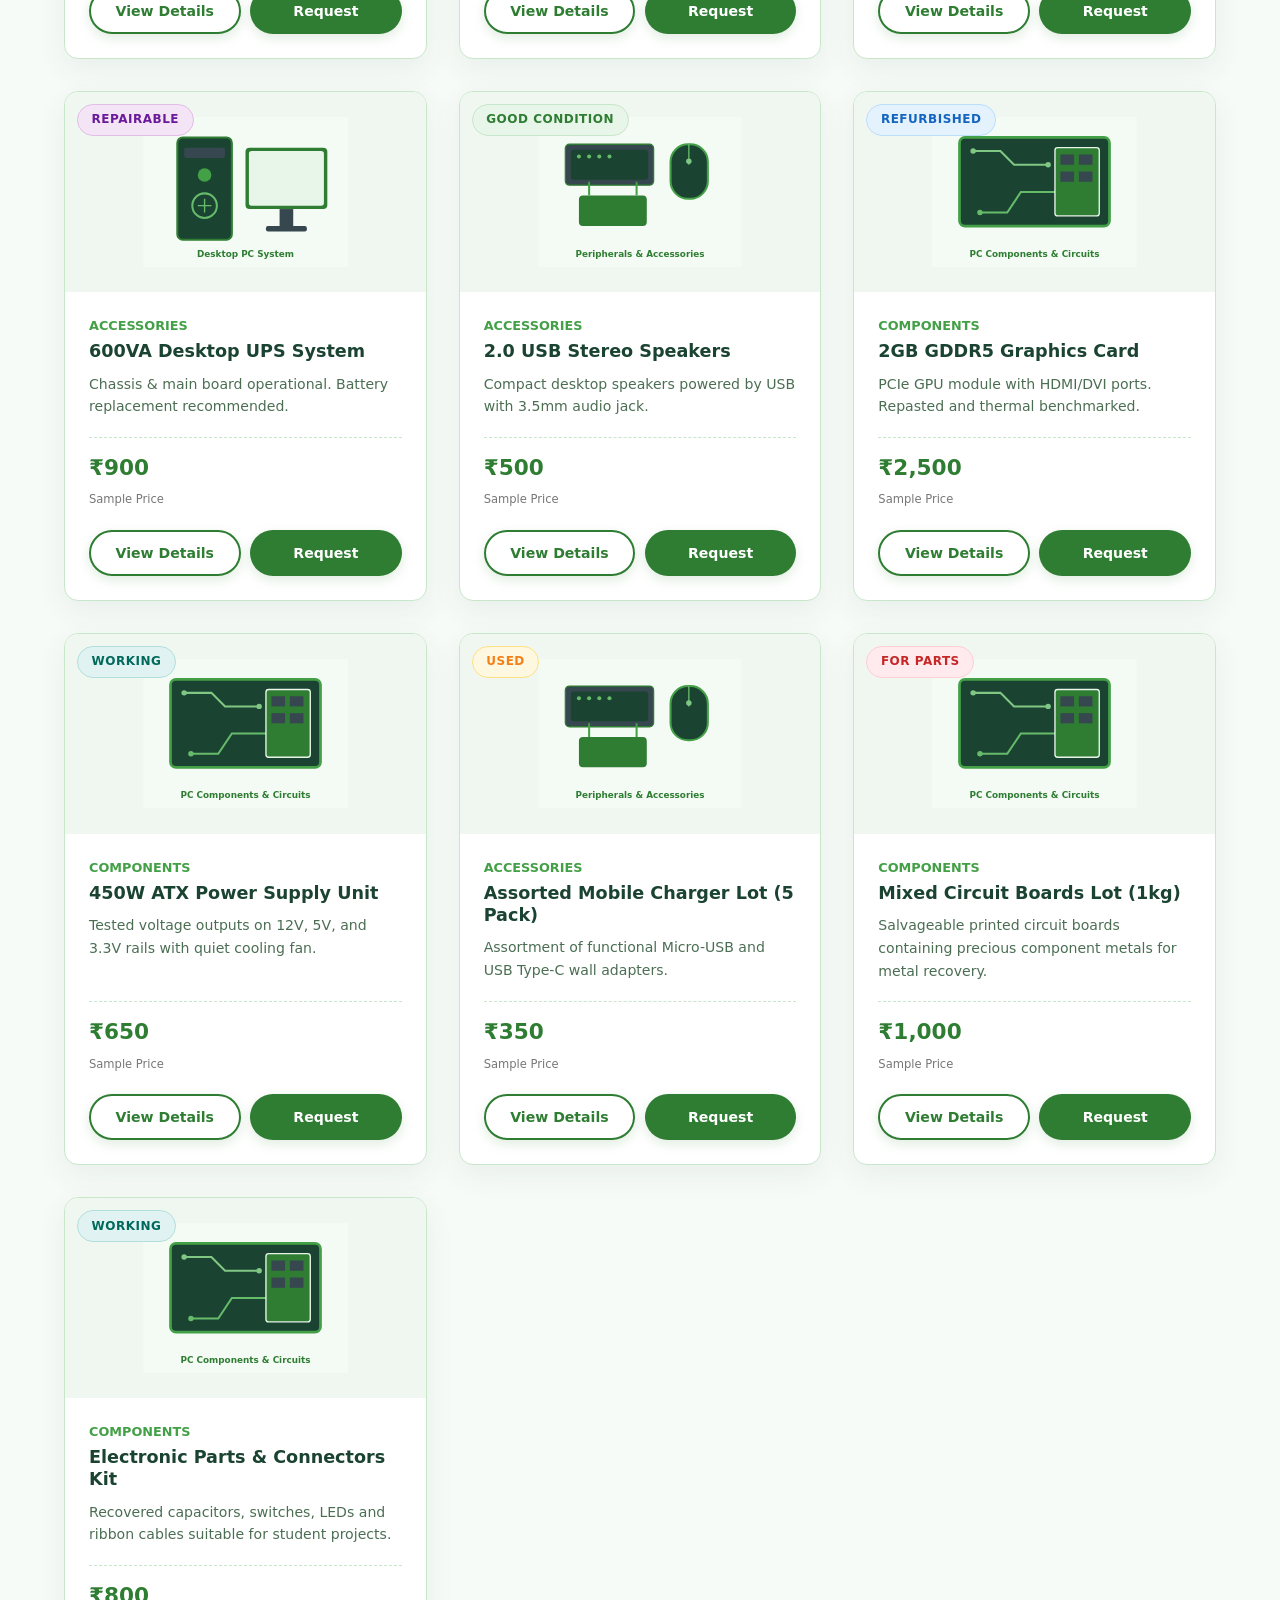
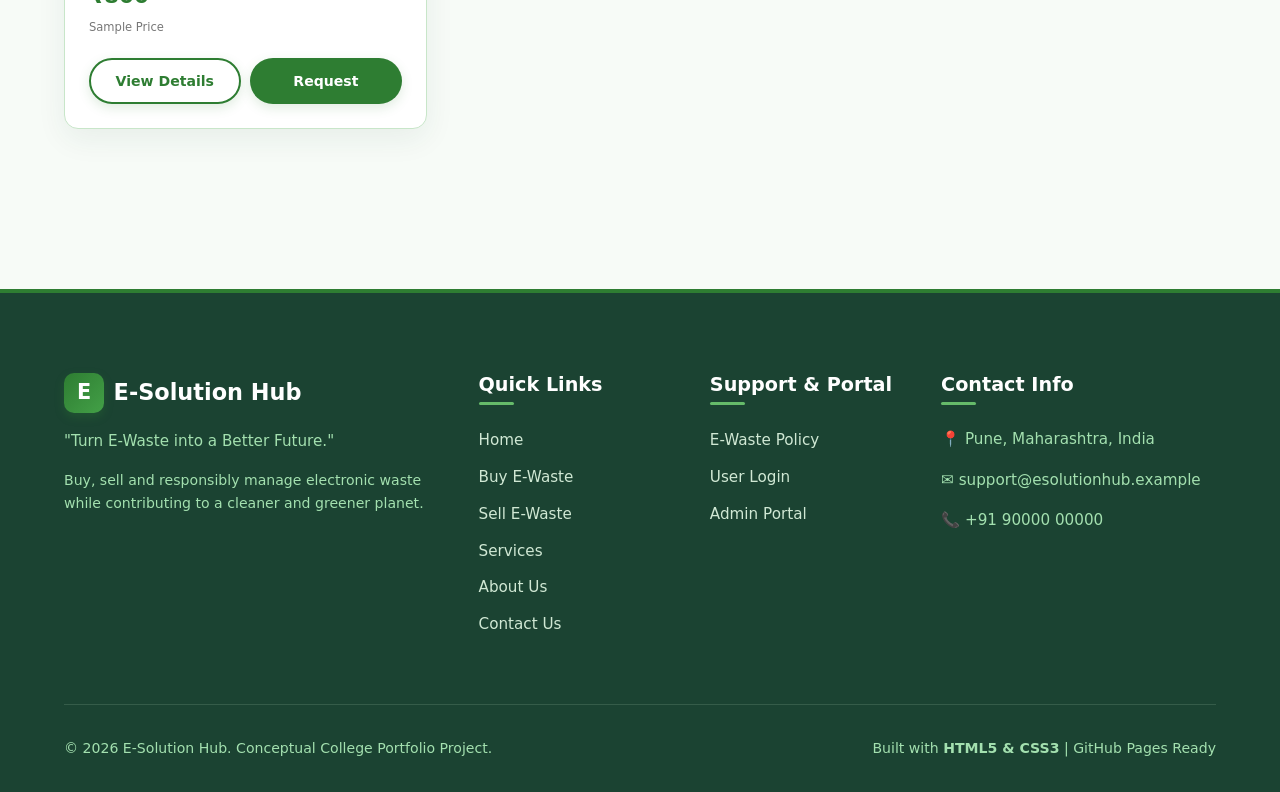
<file: products.html>
<!DOCTYPE html>
<html lang="en">
<head>
    <meta charset="UTF-8">
    <meta name="viewport" content="width=device-width, initial-scale=1.0">
    <title>Explore E-Waste Products | E-Solution Hub</title>
    <meta name="description" content="Browse our catalog of 20+ pre-owned, refurbished, and reusable electronic devices, components, and e-waste items.">
    <link rel="stylesheet" href="style.css">
</head>
<body>

    <!-- NAVIGATION BAR -->
    <header class="navbar">
        <div class="container nav-container">
            <a href="index.html" class="logo">
                <div class="logo-icon">E</div>
                <div>
                    <span>E-Solution Hub</span>
                    <span class="logo-sub">Sustainable Tech Marketplace</span>
                </div>
            </a>

            <input type="checkbox" id="nav-toggle" class="nav-toggle">
            <label for="nav-toggle" class="hamburger-label" aria-label="Toggle Navigation Menu">
                <span></span>
                <span></span>
                <span></span>
            </label>

            <nav class="nav-links">
                <a href="index.html" class="nav-link">Home</a>
                <a href="products.html" class="nav-link active">Buy E-Waste</a>
                <a href="sell.html" class="nav-link">Sell E-Waste</a>
                <a href="services.html" class="nav-link">Services</a>
                <a href="about.html" class="nav-link">About</a>
                <a href="contact.html" class="nav-link">Contact</a>
                <a href="login.html" class="nav-link">Login</a>
            </nav>

            <div class="nav-cta">
                <a href="sell.html" class="btn btn-primary btn-sm">Sell E-Waste</a>
            </div>
        </div>
    </header>

    <main>
        <!-- PAGE HERO -->
        <section class="page-hero">
            <div class="container">
                <h1>Explore E-Waste Marketplace</h1>
                <p>Discover pre-owned, refurbished, and reusable electronics available for buyback or secondary usage.</p>
                <div class="breadcrumb">
                    <a href="index.html">Home</a> &bull; <span>Products</span>
                </div>
            </div>
        </section>

        <!-- PRODUCT MARKETPLACE GRID -->
        <section class="section-padding">
            <div class="container">
                <!-- STATIC FILTER CONTROL UI BAR -->
                <div class="filter-bar">
                    <div class="filter-categories">
                        <button class="filter-btn active">All Items (22)</button>
                        <button class="filter-btn">Laptops</button>
                        <button class="filter-btn">Smartphones</button>
                        <button class="filter-btn">Monitors</button>
                        <button class="filter-btn">Storage &amp; RAM</button>
                        <button class="filter-btn">Components</button>
                    </div>
                    <div style="font-size: 0.88rem; color: var(--text-muted);">
                        Showing <strong>22 Demo E-Waste Items</strong>
                    </div>
                </div>

                <div class="products-grid">

                    <!-- 1. Laptop -->
                    <div class="product-card">
                        <div class="product-thumb">
                            <span class="badge badge-refurbished product-badge-top">Refurbished</span>
                            <img src="product-laptop.svg" alt="Used Business Laptop">
                        </div>
                        <div class="product-details-content">
                            <div class="product-category">Laptops</div>
                            <h3 class="product-title">Refurbished Business Laptop</h3>
                            <p class="product-description">Intel Core i5, 8 GB RAM, 256 GB SSD. Fully cleaned and tested.</p>
                            <div class="product-price-row">
                                <div>
                                    <div class="product-price">₹8,500</div>
                                    <span class="sample-price-tag">Sample Price</span>
                                </div>
                            </div>
                            <div class="product-actions">
                                <a href="product-details.html" class="btn btn-secondary btn-sm">View Details</a>
                                <a href="sell.html" class="btn btn-primary btn-sm">Request</a>
                            </div>
                        </div>
                    </div>

                    <!-- 2. Desktop -->
                    <div class="product-card">
                        <div class="product-thumb">
                            <span class="badge badge-good product-badge-top">Good Condition</span>
                            <img src="product-desktop.svg" alt="Desktop Computer">
                        </div>
                        <div class="product-details-content">
                            <div class="product-category">Computers</div>
                            <h3 class="product-title">Desktop Computer Tower</h3>
                            <p class="product-description">Intel i3 Processor, 4GB RAM, 500GB HDD. Great for basic office tasks.</p>
                            <div class="product-price-row">
                                <div>
                                    <div class="product-price">₹5,500</div>
                                    <span class="sample-price-tag">Sample Price</span>
                                </div>
                            </div>
                            <div class="product-actions">
                                <a href="product-details.html" class="btn btn-secondary btn-sm">View Details</a>
                                <a href="sell.html" class="btn btn-primary btn-sm">Request</a>
                            </div>
                        </div>
                    </div>

                    <!-- 3. LCD Monitor -->
                    <div class="product-card">
                        <div class="product-thumb">
                            <span class="badge badge-working product-badge-top">Working</span>
                            <img src="product-monitor.svg" alt="LCD Monitor">
                        </div>
                        <div class="product-details-content">
                            <div class="product-category">Monitors</div>
                            <h3 class="product-title">19-inch LCD Monitor</h3>
                            <p class="product-description">Standard 720p display panel with VGA input. Tested working condition.</p>
                            <div class="product-price-row">
                                <div>
                                    <div class="product-price">₹2,500</div>
                                    <span class="sample-price-tag">Sample Price</span>
                                </div>
                            </div>
                            <div class="product-actions">
                                <a href="product-details.html" class="btn btn-secondary btn-sm">View Details</a>
                                <a href="sell.html" class="btn btn-primary btn-sm">Request</a>
                            </div>
                        </div>
                    </div>

                    <!-- 4. LED Monitor -->
                    <div class="product-card">
                        <div class="product-thumb">
                            <span class="badge badge-good product-badge-top">Good Condition</span>
                            <img src="product-monitor.svg" alt="LED Monitor">
                        </div>
                        <div class="product-details-content">
                            <div class="product-category">Monitors</div>
                            <h3 class="product-title">22-inch Full HD LED Monitor</h3>
                            <p class="product-description">VGA &amp; HDMI support, slim bezel design. Clear display without dead pixels.</p>
                            <div class="product-price-row">
                                <div>
                                    <div class="product-price">₹3,000</div>
                                    <span class="sample-price-tag">Sample Price</span>
                                </div>
                            </div>
                            <div class="product-actions">
                                <a href="product-details.html" class="btn btn-secondary btn-sm">View Details</a>
                                <a href="sell.html" class="btn btn-primary btn-sm">Request</a>
                            </div>
                        </div>
                    </div>

                    <!-- 5. Keyboard -->
                    <div class="product-card">
                        <div class="product-thumb">
                            <span class="badge badge-used product-badge-top">Used</span>
                            <img src="product-accessories.svg" alt="USB Keyboard">
                        </div>
                        <div class="product-details-content">
                            <div class="product-category">Accessories</div>
                            <h3 class="product-title">Standard USB Keyboard</h3>
                            <p class="product-description">Full size membrane keyboard with numeric keypad. All keys working.</p>
                            <div class="product-price-row">
                                <div>
                                    <div class="product-price">₹250</div>
                                    <span class="sample-price-tag">Sample Price</span>
                                </div>
                            </div>
                            <div class="product-actions">
                                <a href="product-details.html" class="btn btn-secondary btn-sm">View Details</a>
                                <a href="sell.html" class="btn btn-primary btn-sm">Request</a>
                            </div>
                        </div>
                    </div>

                    <!-- 6. Mouse -->
                    <div class="product-card">
                        <div class="product-thumb">
                            <span class="badge badge-used product-badge-top">Used</span>
                            <img src="product-accessories.svg" alt="Optical Mouse">
                        </div>
                        <div class="product-details-content">
                            <div class="product-category">Accessories</div>
                            <h3 class="product-title">Optical USB Mouse</h3>
                            <p class="product-description">Compact wired USB mouse with responsive optical sensor.</p>
                            <div class="product-price-row">
                                <div>
                                    <div class="product-price">₹150</div>
                                    <span class="sample-price-tag">Sample Price</span>
                                </div>
                            </div>
                            <div class="product-actions">
                                <a href="product-details.html" class="btn btn-secondary btn-sm">View Details</a>
                                <a href="sell.html" class="btn btn-primary btn-sm">Request</a>
                            </div>
                        </div>
                    </div>

                    <!-- 7. Smartphone -->
                    <div class="product-card">
                        <div class="product-thumb">
                            <span class="badge badge-used product-badge-top">Used</span>
                            <img src="product-phone.svg" alt="Smartphone">
                        </div>
                        <div class="product-details-content">
                            <div class="product-category">Smartphones</div>
                            <h3 class="product-title">Android Smartphone (32GB)</h3>
                            <p class="product-description">4G dual-SIM handset, functional screen and camera, minor back scratch.</p>
                            <div class="product-price-row">
                                <div>
                                    <div class="product-price">₹4,500</div>
                                    <span class="sample-price-tag">Sample Price</span>
                                </div>
                            </div>
                            <div class="product-actions">
                                <a href="product-details.html" class="btn btn-secondary btn-sm">View Details</a>
                                <a href="sell.html" class="btn btn-primary btn-sm">Request</a>
                            </div>
                        </div>
                    </div>

                    <!-- 8. Tablet -->
                    <div class="product-card">
                        <div class="product-thumb">
                            <span class="badge badge-good product-badge-top">Good Condition</span>
                            <img src="product-phone.svg" alt="Tablet Device">
                        </div>
                        <div class="product-details-content">
                            <div class="product-category">Smartphones</div>
                            <h3 class="product-title">8-inch Media Tablet</h3>
                            <p class="product-description">Wi-Fi tablet with 16GB storage, suitable for reading and video playback.</p>
                            <div class="product-price-row">
                                <div>
                                    <div class="product-price">₹3,500</div>
                                    <span class="sample-price-tag">Sample Price</span>
                                </div>
                            </div>
                            <div class="product-actions">
                                <a href="product-details.html" class="btn btn-secondary btn-sm">View Details</a>
                                <a href="sell.html" class="btn btn-primary btn-sm">Request</a>
                            </div>
                        </div>
                    </div>

                    <!-- 9. Printer -->
                    <div class="product-card">
                        <div class="product-thumb">
                            <span class="badge badge-repairable product-badge-top">Repairable</span>
                            <img src="product-printer.svg" alt="Desktop Printer">
                        </div>
                        <div class="product-details-content">
                            <div class="product-category">Printers</div>
                            <h3 class="product-title">All-in-One Inkjet Printer</h3>
                            <p class="product-description">Requires cartridge refilling or head alignment. Electronics intact.</p>
                            <div class="product-price-row">
                                <div>
                                    <div class="product-price">₹1,800</div>
                                    <span class="sample-price-tag">Sample Price</span>
                                </div>
                            </div>
                            <div class="product-actions">
                                <a href="product-details.html" class="btn btn-secondary btn-sm">View Details</a>
                                <a href="sell.html" class="btn btn-primary btn-sm">Request</a>
                            </div>
                        </div>
                    </div>

                    <!-- 10. CPU Cabinet -->
                    <div class="product-card">
                        <div class="product-thumb">
                            <span class="badge badge-used product-badge-top">Used</span>
                            <img src="product-desktop.svg" alt="ATX CPU Cabinet">
                        </div>
                        <div class="product-details-content">
                            <div class="product-category">Computers</div>
                            <h3 class="product-title">ATX Mid-Tower CPU Cabinet</h3>
                            <p class="product-description">Sturdy metal computer chassis with front USB ports and cooling fan mounts.</p>
                            <div class="product-price-row">
                                <div>
                                    <div class="product-price">₹1,500</div>
                                    <span class="sample-price-tag">Sample Price</span>
                                </div>
                            </div>
                            <div class="product-actions">
                                <a href="product-details.html" class="btn btn-secondary btn-sm">View Details</a>
                                <a href="sell.html" class="btn btn-primary btn-sm">Request</a>
                            </div>
                        </div>
                    </div>

                    <!-- 11. Hard Disk -->
                    <div class="product-card">
                        <div class="product-thumb">
                            <span class="badge badge-working product-badge-top">Working</span>
                            <img src="product-storage.svg" alt="500GB HDD">
                        </div>
                        <div class="product-details-content">
                            <div class="product-category">Storage Devices</div>
                            <h3 class="product-title">500GB SATA Hard Disk Drive</h3>
                            <p class="product-description">3.5-inch desktop hard drive, formatted and wiped according to data policy.</p>
                            <div class="product-price-row">
                                <div>
                                    <div class="product-price">₹700</div>
                                    <span class="sample-price-tag">Sample Price</span>
                                </div>
                            </div>
                            <div class="product-actions">
                                <a href="product-details.html" class="btn btn-secondary btn-sm">View Details</a>
                                <a href="sell.html" class="btn btn-primary btn-sm">Request</a>
                            </div>
                        </div>
                    </div>

                    <!-- 12. SSD -->
                    <div class="product-card">
                        <div class="product-thumb">
                            <span class="badge badge-good product-badge-top">Good Condition</span>
                            <img src="product-storage.svg" alt="256GB SSD">
                        </div>
                        <div class="product-details-content">
                            <div class="product-category">Storage Devices</div>
                            <h3 class="product-title">256GB 2.5-inch SATA SSD</h3>
                            <p class="product-description">High-speed solid state drive. Health status 95%+, wiped and tested.</p>
                            <div class="product-price-row">
                                <div>
                                    <div class="product-price">₹1,200</div>
                                    <span class="sample-price-tag">Sample Price</span>
                                </div>
                            </div>
                            <div class="product-actions">
                                <a href="product-details.html" class="btn btn-secondary btn-sm">View Details</a>
                                <a href="sell.html" class="btn btn-primary btn-sm">Request</a>
                            </div>
                        </div>
                    </div>

                    <!-- 13. RAM Stick -->
                    <div class="product-card">
                        <div class="product-thumb">
                            <span class="badge badge-working product-badge-top">Working</span>
                            <img src="product-components.svg" alt="8GB DDR4 RAM">
                        </div>
                        <div class="product-details-content">
                            <div class="product-category">Components</div>
                            <h3 class="product-title">8GB DDR4 Desktop RAM</h3>
                            <p class="product-description">2666MHz DIMM memory module. Tested error-free with MemTest.</p>
                            <div class="product-price-row">
                                <div>
                                    <div class="product-price">₹600</div>
                                    <span class="sample-price-tag">Sample Price</span>
                                </div>
                            </div>
                            <div class="product-actions">
                                <a href="product-details.html" class="btn btn-secondary btn-sm">View Details</a>
                                <a href="sell.html" class="btn btn-primary btn-sm">Request</a>
                            </div>
                        </div>
                    </div>

                    <!-- 14. Wi-Fi Router -->
                    <div class="product-card">
                        <div class="product-thumb">
                            <span class="badge badge-used product-badge-top">Used</span>
                            <img src="product-accessories.svg" alt="Wireless Router">
                        </div>
                        <div class="product-details-content">
                            <div class="product-category">Accessories</div>
                            <h3 class="product-title">Single-Band Wi-Fi Router</h3>
                            <p class="product-description">300Mbps wireless N router with power adapter and Ethernet cable.</p>
                            <div class="product-price-row">
                                <div>
                                    <div class="product-price">₹400</div>
                                    <span class="sample-price-tag">Sample Price</span>
                                </div>
                            </div>
                            <div class="product-actions">
                                <a href="product-details.html" class="btn btn-secondary btn-sm">View Details</a>
                                <a href="sell.html" class="btn btn-primary btn-sm">Request</a>
                            </div>
                        </div>
                    </div>

                    <!-- 15. DVD Player -->
                    <div class="product-card">
                        <div class="product-thumb">
                            <span class="badge badge-used product-badge-top">Used</span>
                            <img src="product-accessories.svg" alt="DVD Player">
                        </div>
                        <div class="product-details-content">
                            <div class="product-category">Accessories</div>
                            <h3 class="product-title">Compact DVD Player</h3>
                            <p class="product-description">Standalone optical media player with RCA AV output. Functional laser unit.</p>
                            <div class="product-price-row">
                                <div>
                                    <div class="product-price">₹300</div>
                                    <span class="sample-price-tag">Sample Price</span>
                                </div>
                            </div>
                            <div class="product-actions">
                                <a href="product-details.html" class="btn btn-secondary btn-sm">View Details</a>
                                <a href="sell.html" class="btn btn-primary btn-sm">Request</a>
                            </div>
                        </div>
                    </div>

                    <!-- 16. UPS -->
                    <div class="product-card">
                        <div class="product-thumb">
                            <span class="badge badge-repairable product-badge-top">Repairable</span>
                            <img src="product-desktop.svg" alt="600VA Line Interactive UPS">
                        </div>
                        <div class="product-details-content">
                            <div class="product-category">Accessories</div>
                            <h3 class="product-title">600VA Desktop UPS System</h3>
                            <p class="product-description">Chassis &amp; main board operational. Battery replacement recommended.</p>
                            <div class="product-price-row">
                                <div>
                                    <div class="product-price">₹900</div>
                                    <span class="sample-price-tag">Sample Price</span>
                                </div>
                            </div>
                            <div class="product-actions">
                                <a href="product-details.html" class="btn btn-secondary btn-sm">View Details</a>
                                <a href="sell.html" class="btn btn-primary btn-sm">Request</a>
                            </div>
                        </div>
                    </div>

                    <!-- 17. Speakers -->
                    <div class="product-card">
                        <div class="product-thumb">
                            <span class="badge badge-good product-badge-top">Good Condition</span>
                            <img src="product-accessories.svg" alt="2.0 Stereo Speakers">
                        </div>
                        <div class="product-details-content">
                            <div class="product-category">Accessories</div>
                            <h3 class="product-title">2.0 USB Stereo Speakers</h3>
                            <p class="product-description">Compact desktop speakers powered by USB with 3.5mm audio jack.</p>
                            <div class="product-price-row">
                                <div>
                                    <div class="product-price">₹500</div>
                                    <span class="sample-price-tag">Sample Price</span>
                                </div>
                            </div>
                            <div class="product-actions">
                                <a href="product-details.html" class="btn btn-secondary btn-sm">View Details</a>
                                <a href="sell.html" class="btn btn-primary btn-sm">Request</a>
                            </div>
                        </div>
                    </div>

                    <!-- 18. Graphics Card -->
                    <div class="product-card">
                        <div class="product-thumb">
                            <span class="badge badge-refurbished product-badge-top">Refurbished</span>
                            <img src="product-components.svg" alt="2GB GPU">
                        </div>
                        <div class="product-details-content">
                            <div class="product-category">Components</div>
                            <h3 class="product-title">2GB GDDR5 Graphics Card</h3>
                            <p class="product-description">PCIe GPU module with HDMI/DVI ports. Repasted and thermal benchmarked.</p>
                            <div class="product-price-row">
                                <div>
                                    <div class="product-price">₹2,500</div>
                                    <span class="sample-price-tag">Sample Price</span>
                                </div>
                            </div>
                            <div class="product-actions">
                                <a href="product-details.html" class="btn btn-secondary btn-sm">View Details</a>
                                <a href="sell.html" class="btn btn-primary btn-sm">Request</a>
                            </div>
                        </div>
                    </div>

                    <!-- 19. Power Supply -->
                    <div class="product-card">
                        <div class="product-thumb">
                            <span class="badge badge-working product-badge-top">Working</span>
                            <img src="product-components.svg" alt="450W PSU">
                        </div>
                        <div class="product-details-content">
                            <div class="product-category">Components</div>
                            <h3 class="product-title">450W ATX Power Supply Unit</h3>
                            <p class="product-description">Tested voltage outputs on 12V, 5V, and 3.3V rails with quiet cooling fan.</p>
                            <div class="product-price-row">
                                <div>
                                    <div class="product-price">₹650</div>
                                    <span class="sample-price-tag">Sample Price</span>
                                </div>
                            </div>
                            <div class="product-actions">
                                <a href="product-details.html" class="btn btn-secondary btn-sm">View Details</a>
                                <a href="sell.html" class="btn btn-primary btn-sm">Request</a>
                            </div>
                        </div>
                    </div>

                    <!-- 20. Mobile Charger Lot -->
                    <div class="product-card">
                        <div class="product-thumb">
                            <span class="badge badge-used product-badge-top">Used</span>
                            <img src="product-accessories.svg" alt="Charger Bundle">
                        </div>
                        <div class="product-details-content">
                            <div class="product-category">Accessories</div>
                            <h3 class="product-title">Assorted Mobile Charger Lot (5 Pack)</h3>
                            <p class="product-description">Assortment of functional Micro-USB and USB Type-C wall adapters.</p>
                            <div class="product-price-row">
                                <div>
                                    <div class="product-price">₹350</div>
                                    <span class="sample-price-tag">Sample Price</span>
                                </div>
                            </div>
                            <div class="product-actions">
                                <a href="product-details.html" class="btn btn-secondary btn-sm">View Details</a>
                                <a href="sell.html" class="btn btn-primary btn-sm">Request</a>
                            </div>
                        </div>
                    </div>

                    <!-- 21. Mixed Circuit Boards -->
                    <div class="product-card">
                        <div class="product-thumb">
                            <span class="badge badge-parts product-badge-top">For Parts</span>
                            <img src="product-components.svg" alt="PCB Boards">
                        </div>
                        <div class="product-details-content">
                            <div class="product-category">Components</div>
                            <h3 class="product-title">Mixed Circuit Boards Lot (1kg)</h3>
                            <p class="product-description">Salvageable printed circuit boards containing precious component metals for metal recovery.</p>
                            <div class="product-price-row">
                                <div>
                                    <div class="product-price">₹1,000</div>
                                    <span class="sample-price-tag">Sample Price</span>
                                </div>
                            </div>
                            <div class="product-actions">
                                <a href="product-details.html" class="btn btn-secondary btn-sm">View Details</a>
                                <a href="sell.html" class="btn btn-primary btn-sm">Request</a>
                            </div>
                        </div>
                    </div>

                    <!-- 22. Electronic Components -->
                    <div class="product-card">
                        <div class="product-thumb">
                            <span class="badge badge-working product-badge-top">Working</span>
                            <img src="product-components.svg" alt="Electronic Parts Kit">
                        </div>
                        <div class="product-details-content">
                            <div class="product-category">Components</div>
                            <h3 class="product-title">Electronic Parts &amp; Connectors Kit</h3>
                            <p class="product-description">Recovered capacitors, switches, LEDs and ribbon cables suitable for student projects.</p>
                            <div class="product-price-row">
                                <div>
                                    <div class="product-price">₹800</div>
                                    <span class="sample-price-tag">Sample Price</span>
                                </div>
                            </div>
                            <div class="product-actions">
                                <a href="product-details.html" class="btn btn-secondary btn-sm">View Details</a>
                                <a href="sell.html" class="btn btn-primary btn-sm">Request</a>
                            </div>
                        </div>
                    </div>

                </div>
            </div>
        </section>
    </main>

    <!-- FOOTER -->
    <footer class="footer">
        <div class="container">
            <div class="footer-grid">
                <div class="footer-col">
                    <a href="index.html" class="logo" style="color: var(--white); margin-bottom: 1rem;">
                        <div class="logo-icon">E</div>
                        <span>E-Solution Hub</span>
                    </a>
                    <p>"Turn E-Waste into a Better Future."</p>
                    <p style="margin-top: 0.8rem; font-size: 0.88rem;">Buy, sell and responsibly manage electronic waste while contributing to a cleaner and greener planet.</p>
                </div>
                <div class="footer-col">
                    <h4>Quick Links</h4>
                    <ul class="footer-links">
                        <li><a href="index.html">Home</a></li>
                        <li><a href="products.html">Buy E-Waste</a></li>
                        <li><a href="sell.html">Sell E-Waste</a></li>
                        <li><a href="services.html">Services</a></li>
                        <li><a href="about.html">About Us</a></li>
                        <li><a href="contact.html">Contact Us</a></li>
                    </ul>
                </div>
                <div class="footer-col">
                    <h4>Support &amp; Portal</h4>
                    <ul class="footer-links">
                        <li><a href="policy.html">E-Waste Policy</a></li>
                        <li><a href="login.html">User Login</a></li>
                        <li><a href="admin-login.html">Admin Portal</a></li>
                    </ul>
                </div>
                <div class="footer-col">
                    <h4>Contact Info</h4>
                    <p>📍 Pune, Maharashtra, India</p>
                    <p>✉️ support@esolutionhub.example</p>
                    <p>📞 +91 90000 00000</p>
                </div>
            </div>
            <div class="footer-bottom">
                <div>&copy; 2026 E-Solution Hub. Conceptual College Portfolio Project.</div>
                <div>Built with <strong>HTML5 &amp; CSS3</strong> | GitHub Pages Ready</div>
            </div>
        </div>
    </footer>

</body>
</html>
</file>
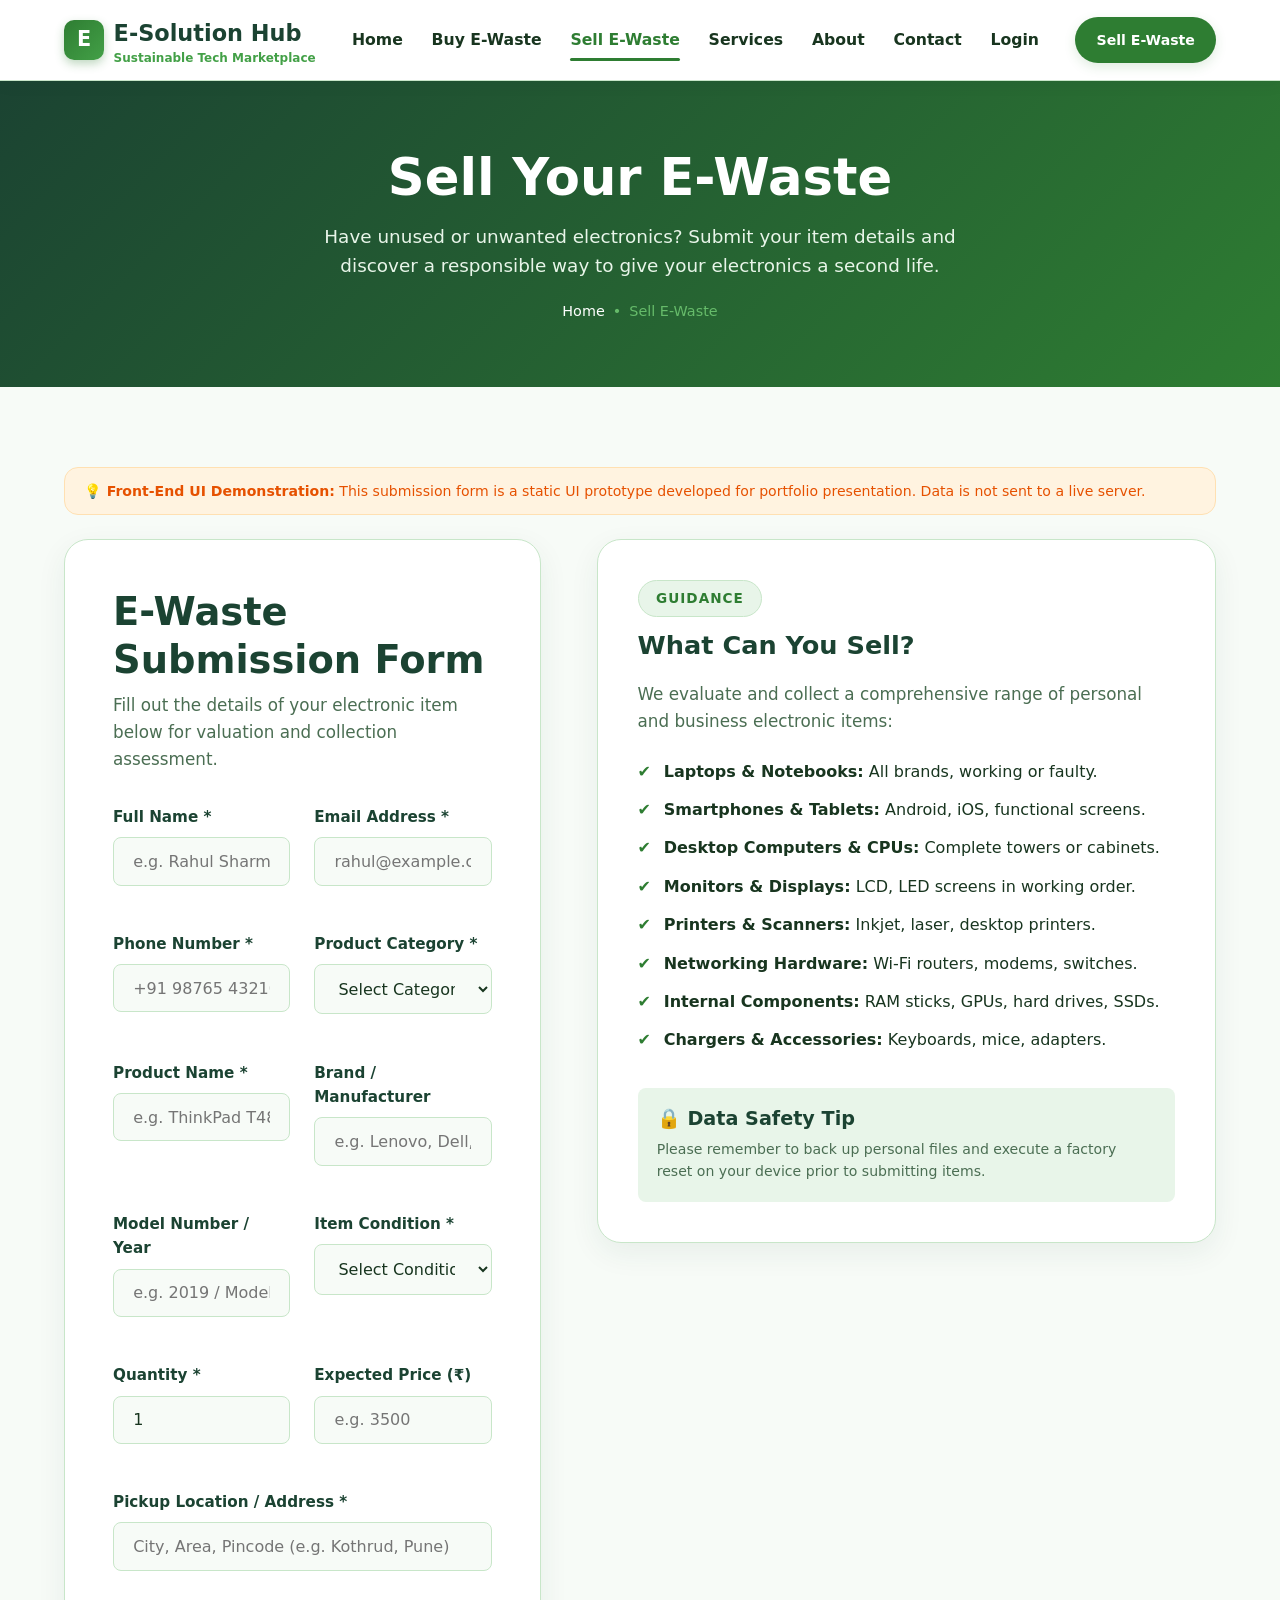
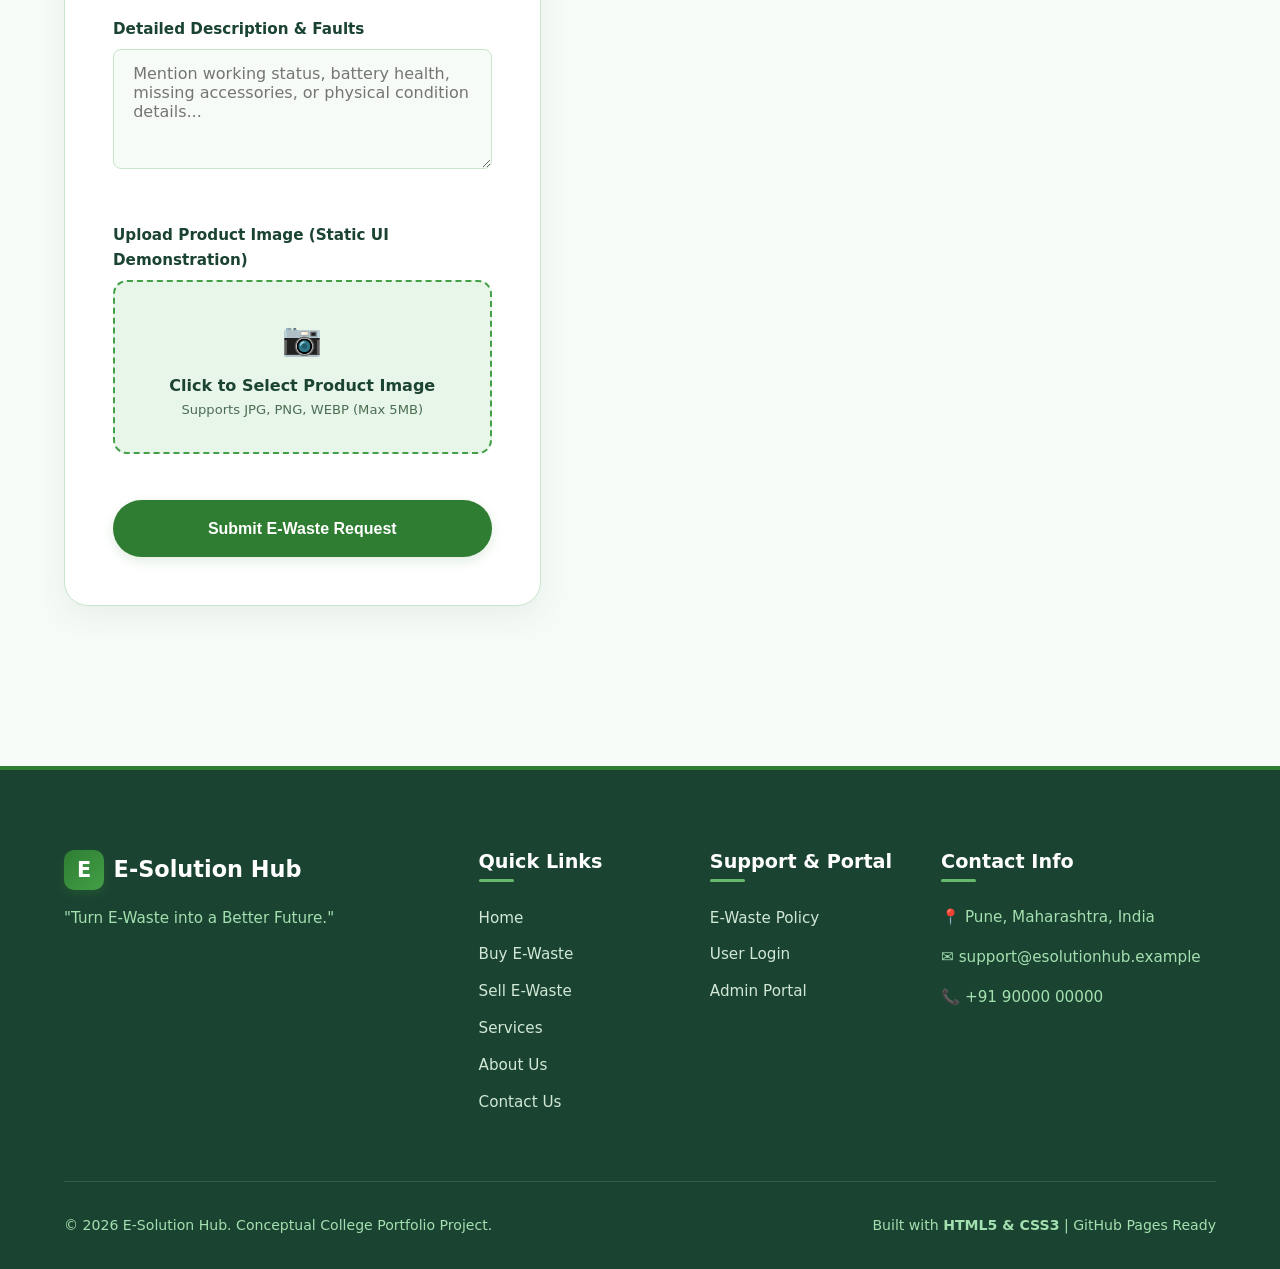
<file: sell.html>
<!DOCTYPE html>
<html lang="en">
<head>
    <meta charset="UTF-8">
    <meta name="viewport" content="width=device-width, initial-scale=1.0">
    <title>Sell Your E-Waste | E-Solution Hub</title>
    <meta name="description" content="Submit details of your unwanted electronic items to discover responsible buyback, reuse, or eco recycling options with E-Solution Hub.">
    <link rel="stylesheet" href="style.css">
</head>
<body>

    <!-- NAVIGATION BAR -->
    <header class="navbar">
        <div class="container nav-container">
            <a href="index.html" class="logo">
                <div class="logo-icon">E</div>
                <div>
                    <span>E-Solution Hub</span>
                    <span class="logo-sub">Sustainable Tech Marketplace</span>
                </div>
            </a>

            <input type="checkbox" id="nav-toggle" class="nav-toggle">
            <label for="nav-toggle" class="hamburger-label" aria-label="Toggle Navigation Menu">
                <span></span>
                <span></span>
                <span></span>
            </label>

            <nav class="nav-links">
                <a href="index.html" class="nav-link">Home</a>
                <a href="products.html" class="nav-link">Buy E-Waste</a>
                <a href="sell.html" class="nav-link active">Sell E-Waste</a>
                <a href="services.html" class="nav-link">Services</a>
                <a href="about.html" class="nav-link">About</a>
                <a href="contact.html" class="nav-link">Contact</a>
                <a href="login.html" class="nav-link">Login</a>
            </nav>

            <div class="nav-cta">
                <a href="sell.html" class="btn btn-primary btn-sm">Sell E-Waste</a>
            </div>
        </div>
    </header>

    <main>
        <!-- PAGE HERO -->
        <section class="page-hero">
            <div class="container">
                <h1>Sell Your E-Waste</h1>
                <p>Have unused or unwanted electronics? Submit your item details and discover a responsible way to give your electronics a second life.</p>
                <div class="breadcrumb">
                    <a href="index.html">Home</a> &bull; <span>Sell E-Waste</span>
                </div>
            </div>
        </section>

        <!-- MAIN SELL SECTION -->
        <section class="section-padding">
            <div class="container">
                
                <div class="demo-banner">
                    <span>💡 <strong>Front-End UI Demonstration:</strong> This submission form is a static UI prototype developed for portfolio presentation. Data is not sent to a live server.</span>
                </div>

                <div class="contact-grid">
                    
                    <!-- Left: Form Container -->
                    <div class="form-container">
                        <h2 style="margin-bottom: 0.5rem;">E-Waste Submission Form</h2>
                        <p style="margin-bottom: 2rem;">Fill out the details of your electronic item below for valuation and collection assessment.</p>

                        <form action="#" method="get" onsubmit="alert('Demo Submission: Form UI tested successfully!'); return false;">
                            <div class="form-grid">
                                <div class="form-group">
                                    <label class="form-label" for="fullname">Full Name *</label>
                                    <input type="text" id="fullname" class="form-control" placeholder="e.g. Rahul Sharma" required>
                                </div>
                                <div class="form-group">
                                    <label class="form-label" for="email">Email Address *</label>
                                    <input type="email" id="email" class="form-control" placeholder="rahul@example.com" required>
                                </div>
                                <div class="form-group">
                                    <label class="form-label" for="phone">Phone Number *</label>
                                    <input type="tel" id="phone" class="form-control" placeholder="+91 98765 43210" required>
                                </div>
                                <div class="form-group">
                                    <label class="form-label" for="category">Product Category *</label>
                                    <select id="category" class="form-control" required>
                                        <option value="">Select Category</option>
                                        <option value="laptops">Laptops</option>
                                        <option value="smartphones">Smartphones &amp; Tablets</option>
                                        <option value="computers">Computers &amp; CPU Cabinets</option>
                                        <option value="monitors">Monitors &amp; Displays</option>
                                        <option value="printers">Printers &amp; Scanners</option>
                                        <option value="routers">Wi-Fi Routers &amp; Networking</option>
                                        <option value="components">Computer Components &amp; RAM</option>
                                        <option value="accessories">Chargers &amp; Accessories</option>
                                    </select>
                                </div>
                                <div class="form-group">
                                    <label class="form-label" for="prodname">Product Name *</label>
                                    <input type="text" id="prodname" class="form-control" placeholder="e.g. ThinkPad T480" required>
                                </div>
                                <div class="form-group">
                                    <label class="form-label" for="brand">Brand / Manufacturer</label>
                                    <input type="text" id="brand" class="form-control" placeholder="e.g. Lenovo, Dell, HP, Samsung">
                                </div>
                                <div class="form-group">
                                    <label class="form-label" for="model">Model Number / Year</label>
                                    <input type="text" id="model" class="form-control" placeholder="e.g. 2019 / Model X12">
                                </div>
                                <div class="form-group">
                                    <label class="form-label" for="condition">Item Condition *</label>
                                    <select id="condition" class="form-control" required>
                                        <option value="">Select Condition</option>
                                        <option value="working">Fully Working / Like New</option>
                                        <option value="good">Good (Minor Wear)</option>
                                        <option value="repairable">Repairable / Minor Fault</option>
                                        <option value="parts">For Parts / Non-working</option>
                                    </select>
                                </div>
                                <div class="form-group">
                                    <label class="form-label" for="quantity">Quantity *</label>
                                    <input type="number" id="quantity" class="form-control" value="1" min="1" required>
                                </div>
                                <div class="form-group">
                                    <label class="form-label" for="expected_price">Expected Price (₹)</label>
                                    <input type="number" id="expected_price" class="form-control" placeholder="e.g. 3500">
                                </div>
                                <div class="form-group full-width">
                                    <label class="form-label" for="location">Pickup Location / Address *</label>
                                    <input type="text" id="location" class="form-control" placeholder="City, Area, Pincode (e.g. Kothrud, Pune)" required>
                                </div>
                                <div class="form-group full-width">
                                    <label class="form-label" for="description">Detailed Description &amp; Faults</label>
                                    <textarea id="description" class="form-control" placeholder="Mention working status, battery health, missing accessories, or physical condition details..."></textarea>
                                </div>
                                <div class="form-group full-width">
                                    <label class="form-label">Upload Product Image (Static UI Demonstration)</label>
                                    <div class="file-upload-box">
                                        <input type="file" id="file-input" style="display: none;">
                                        <label for="file-input" style="cursor: pointer;">
                                            <div style="font-size: 2rem; color: var(--primary-green);">📷</div>
                                            <div style="font-weight: 600; color: var(--dark-green); margin-top: 0.5rem;">Click to Select Product Image</div>
                                            <div style="font-size: 0.82rem; color: var(--text-muted);">Supports JPG, PNG, WEBP (Max 5MB)</div>
                                        </label>
                                    </div>
                                </div>
                            </div>
                            <div style="margin-top: 1.5rem;">
                                <button type="submit" class="btn btn-primary btn-block" style="padding: 1.1rem;">Submit E-Waste Request</button>
                            </div>
                        </form>
                    </div>

                    <!-- Right: Info Guidance Panel -->
                    <div>
                        <div class="contact-info-box">
                            <span class="section-tag">Guidance</span>
                            <h3 style="margin-bottom: 1.2rem;">What Can You Sell?</h3>
                            <p style="margin-bottom: 1.5rem;">We evaluate and collect a comprehensive range of personal and business electronic items:</p>
                            
                            <ul style="display: flex; flex-direction: column; gap: 0.8rem;">
                                <li style="display: flex; gap: 0.8rem; align-items: center;">
                                    <span style="color: var(--primary-green); font-weight: bold;">✔</span>
                                    <span><strong>Laptops &amp; Notebooks:</strong> All brands, working or faulty.</span>
                                </li>
                                <li style="display: flex; gap: 0.8rem; align-items: center;">
                                    <span style="color: var(--primary-green); font-weight: bold;">✔</span>
                                    <span><strong>Smartphones &amp; Tablets:</strong> Android, iOS, functional screens.</span>
                                </li>
                                <li style="display: flex; gap: 0.8rem; align-items: center;">
                                    <span style="color: var(--primary-green); font-weight: bold;">✔</span>
                                    <span><strong>Desktop Computers &amp; CPUs:</strong> Complete towers or cabinets.</span>
                                </li>
                                <li style="display: flex; gap: 0.8rem; align-items: center;">
                                    <span style="color: var(--primary-green); font-weight: bold;">✔</span>
                                    <span><strong>Monitors &amp; Displays:</strong> LCD, LED screens in working order.</span>
                                </li>
                                <li style="display: flex; gap: 0.8rem; align-items: center;">
                                    <span style="color: var(--primary-green); font-weight: bold;">✔</span>
                                    <span><strong>Printers &amp; Scanners:</strong> Inkjet, laser, desktop printers.</span>
                                </li>
                                <li style="display: flex; gap: 0.8rem; align-items: center;">
                                    <span style="color: var(--primary-green); font-weight: bold;">✔</span>
                                    <span><strong>Networking Hardware:</strong> Wi-Fi routers, modems, switches.</span>
                                </li>
                                <li style="display: flex; gap: 0.8rem; align-items: center;">
                                    <span style="color: var(--primary-green); font-weight: bold;">✔</span>
                                    <span><strong>Internal Components:</strong> RAM sticks, GPUs, hard drives, SSDs.</span>
                                </li>
                                <li style="display: flex; gap: 0.8rem; align-items: center;">
                                    <span style="color: var(--primary-green); font-weight: bold;">✔</span>
                                    <span><strong>Chargers &amp; Accessories:</strong> Keyboards, mice, adapters.</span>
                                </li>
                            </ul>

                            <div style="margin-top: 2.2rem; padding: 1.2rem; background-color: var(--light-green); border-radius: var(--radius-sm);">
                                <h4 style="color: var(--dark-green); margin-bottom: 0.4rem;">🔒 Data Safety Tip</h4>
                                <p style="font-size: 0.88rem; margin: 0;">Please remember to back up personal files and execute a factory reset on your device prior to submitting items.</p>
                            </div>
                        </div>
                    </div>

                </div>
            </div>
        </section>
    </main>

    <!-- FOOTER -->
    <footer class="footer">
        <div class="container">
            <div class="footer-grid">
                <div class="footer-col">
                    <a href="index.html" class="logo" style="color: var(--white); margin-bottom: 1rem;">
                        <div class="logo-icon">E</div>
                        <span>E-Solution Hub</span>
                    </a>
                    <p>"Turn E-Waste into a Better Future."</p>
                </div>
                <div class="footer-col">
                    <h4>Quick Links</h4>
                    <ul class="footer-links">
                        <li><a href="index.html">Home</a></li>
                        <li><a href="products.html">Buy E-Waste</a></li>
                        <li><a href="sell.html">Sell E-Waste</a></li>
                        <li><a href="services.html">Services</a></li>
                        <li><a href="about.html">About Us</a></li>
                        <li><a href="contact.html">Contact Us</a></li>
                    </ul>
                </div>
                <div class="footer-col">
                    <h4>Support &amp; Portal</h4>
                    <ul class="footer-links">
                        <li><a href="policy.html">E-Waste Policy</a></li>
                        <li><a href="login.html">User Login</a></li>
                        <li><a href="admin-login.html">Admin Portal</a></li>
                    </ul>
                </div>
                <div class="footer-col">
                    <h4>Contact Info</h4>
                    <p>📍 Pune, Maharashtra, India</p>
                    <p>✉️ support@esolutionhub.example</p>
                    <p>📞 +91 90000 00000</p>
                </div>
            </div>
            <div class="footer-bottom">
                <div>&copy; 2026 E-Solution Hub. Conceptual College Portfolio Project.</div>
                <div>Built with <strong>HTML5 &amp; CSS3</strong> | GitHub Pages Ready</div>
            </div>
        </div>
    </footer>

</body>
</html>
</file>
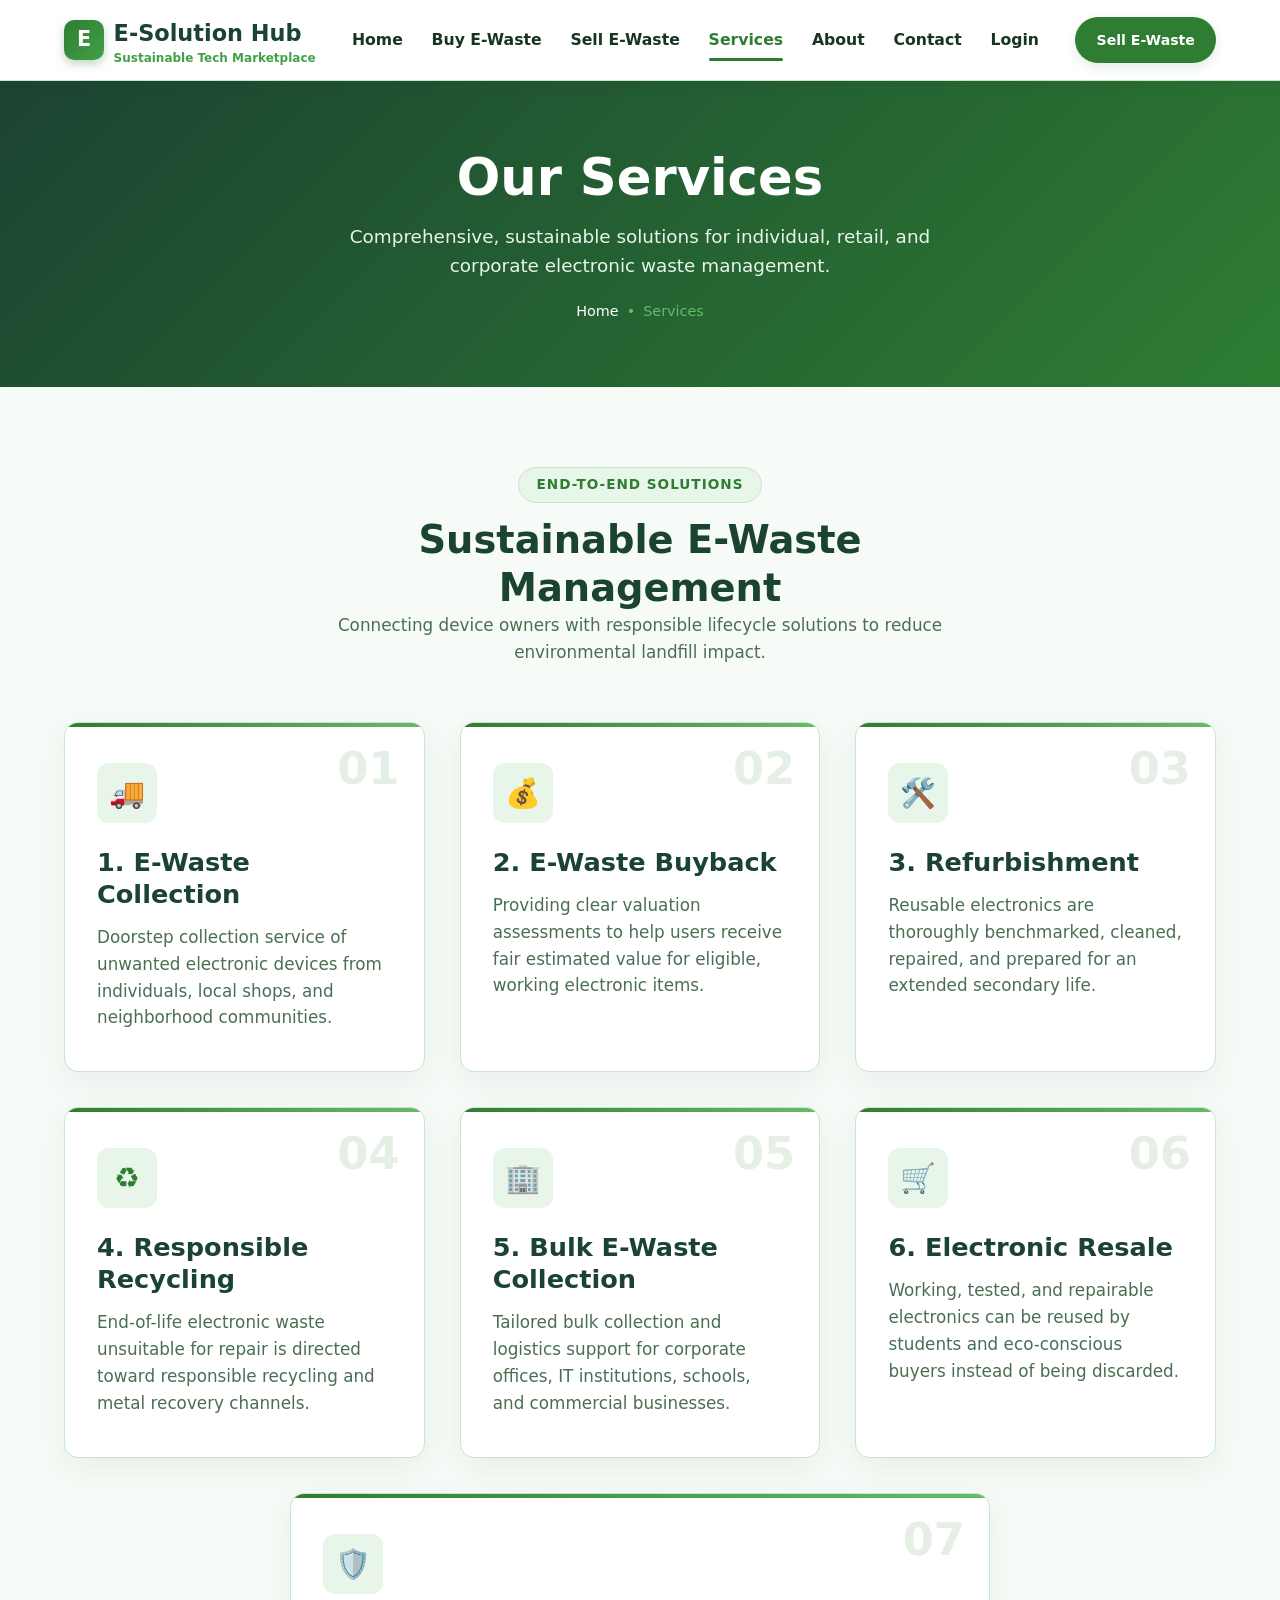
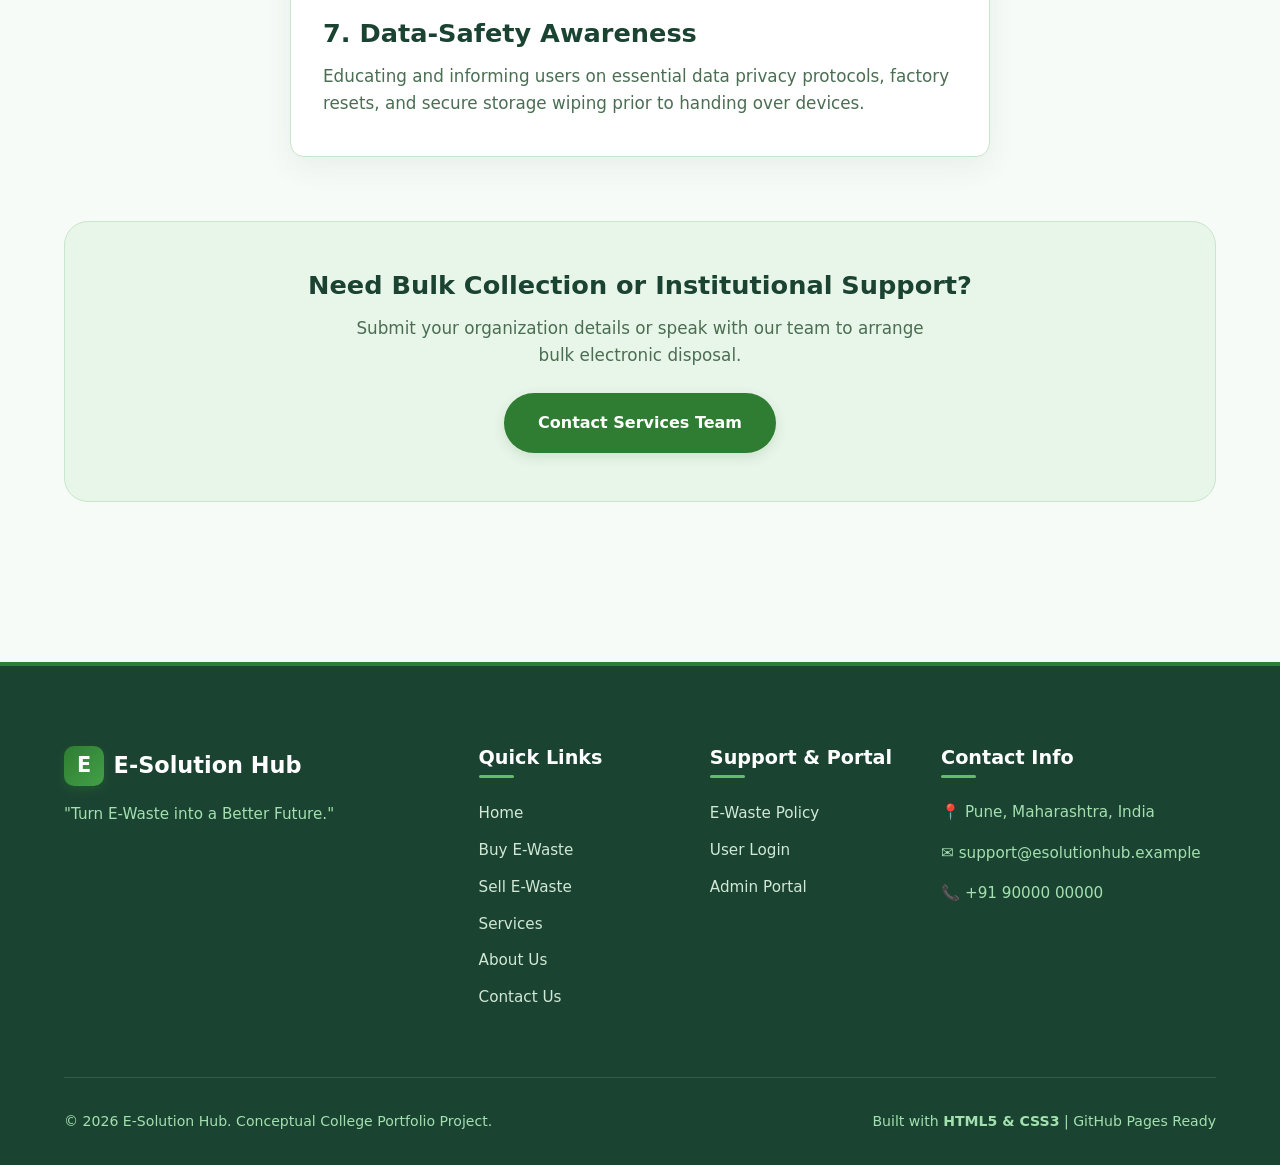
<file: services.html>
<!DOCTYPE html>
<html lang="en">
<head>
    <meta charset="UTF-8">
    <meta name="viewport" content="width=device-width, initial-scale=1.0">
    <title>E-Waste Management Services | E-Solution Hub</title>
    <meta name="description" content="Explore our comprehensive e-waste services including collection, buyback, refurbishment, responsible recycling, bulk pickup, and data safety awareness.">
    <link rel="stylesheet" href="style.css">
</head>
<body>

    <!-- NAVIGATION BAR -->
    <header class="navbar">
        <div class="container nav-container">
            <a href="index.html" class="logo">
                <div class="logo-icon">E</div>
                <div>
                    <span>E-Solution Hub</span>
                    <span class="logo-sub">Sustainable Tech Marketplace</span>
                </div>
            </a>

            <input type="checkbox" id="nav-toggle" class="nav-toggle">
            <label for="nav-toggle" class="hamburger-label" aria-label="Toggle Navigation Menu">
                <span></span>
                <span></span>
                <span></span>
            </label>

            <nav class="nav-links">
                <a href="index.html" class="nav-link">Home</a>
                <a href="products.html" class="nav-link">Buy E-Waste</a>
                <a href="sell.html" class="nav-link">Sell E-Waste</a>
                <a href="services.html" class="nav-link active">Services</a>
                <a href="about.html" class="nav-link">About</a>
                <a href="contact.html" class="nav-link">Contact</a>
                <a href="login.html" class="nav-link">Login</a>
            </nav>

            <div class="nav-cta">
                <a href="sell.html" class="btn btn-primary btn-sm">Sell E-Waste</a>
            </div>
        </div>
    </header>

    <main>
        <!-- PAGE HERO -->
        <section class="page-hero">
            <div class="container">
                <h1>Our Services</h1>
                <p>Comprehensive, sustainable solutions for individual, retail, and corporate electronic waste management.</p>
                <div class="breadcrumb">
                    <a href="index.html">Home</a> &bull; <span>Services</span>
                </div>
            </div>
        </section>

        <!-- SERVICES GRID SECTION -->
        <section class="section-padding">
            <div class="container">
                <div class="section-header">
                    <span class="section-tag">End-to-End Solutions</span>
                    <h2>Sustainable E-Waste Management</h2>
                    <p>Connecting device owners with responsible lifecycle solutions to reduce environmental landfill impact.</p>
                </div>

                <div class="services-grid">
                    
                    <!-- Service 1 -->
                    <div class="service-card">
                        <span class="service-number">01</span>
                        <div class="service-icon">🚚</div>
                        <h3>1. E-Waste Collection</h3>
                        <p>Doorstep collection service of unwanted electronic devices from individuals, local shops, and neighborhood communities.</p>
                    </div>

                    <!-- Service 2 -->
                    <div class="service-card">
                        <span class="service-number">02</span>
                        <div class="service-icon">💰</div>
                        <h3>2. E-Waste Buyback</h3>
                        <p>Providing clear valuation assessments to help users receive fair estimated value for eligible, working electronic items.</p>
                    </div>

                    <!-- Service 3 -->
                    <div class="service-card">
                        <span class="service-number">03</span>
                        <div class="service-icon">🛠️</div>
                        <h3>3. Refurbishment</h3>
                        <p>Reusable electronics are thoroughly benchmarked, cleaned, repaired, and prepared for an extended secondary life.</p>
                    </div>

                    <!-- Service 4 -->
                    <div class="service-card">
                        <span class="service-number">04</span>
                        <div class="service-icon">♻️</div>
                        <h3>4. Responsible Recycling</h3>
                        <p>End-of-life electronic waste unsuitable for repair is directed toward responsible recycling and metal recovery channels.</p>
                    </div>

                    <!-- Service 5 -->
                    <div class="service-card">
                        <span class="service-number">05</span>
                        <div class="service-icon">🏢</div>
                        <h3>5. Bulk E-Waste Collection</h3>
                        <p>Tailored bulk collection and logistics support for corporate offices, IT institutions, schools, and commercial businesses.</p>
                    </div>

                    <!-- Service 6 -->
                    <div class="service-card">
                        <span class="service-number">06</span>
                        <div class="service-icon">🛒</div>
                        <h3>6. Electronic Resale</h3>
                        <p>Working, tested, and repairable electronics can be reused by students and eco-conscious buyers instead of being discarded.</p>
                    </div>

                    <!-- Service 7 -->
                    <div class="service-card" style="grid-column: 1 / -1; max-width: 700px; margin: 0 auto;">
                        <span class="service-number">07</span>
                        <div class="service-icon">🛡️</div>
                        <h3>7. Data-Safety Awareness</h3>
                        <p>Educating and informing users on essential data privacy protocols, factory resets, and secure storage wiping prior to handing over devices.</p>
                    </div>

                </div>

                <!-- CTA BOX -->
                <div style="margin-top: 4rem; text-align: center; background-color: var(--light-green); padding: 3rem 2rem; border-radius: var(--radius-lg); border: 1px solid var(--border-color);">
                    <h3 style="margin-bottom: 0.8rem;">Need Bulk Collection or Institutional Support?</h3>
                    <p style="max-width: 600px; margin: 0 auto 1.5rem auto;">Submit your organization details or speak with our team to arrange bulk electronic disposal.</p>
                    <a href="contact.html" class="btn btn-primary">Contact Services Team</a>
                </div>
            </div>
        </section>
    </main>

    <!-- FOOTER -->
    <footer class="footer">
        <div class="container">
            <div class="footer-grid">
                <div class="footer-col">
                    <a href="index.html" class="logo" style="color: var(--white); margin-bottom: 1rem;">
                        <div class="logo-icon">E</div>
                        <span>E-Solution Hub</span>
                    </a>
                    <p>"Turn E-Waste into a Better Future."</p>
                </div>
                <div class="footer-col">
                    <h4>Quick Links</h4>
                    <ul class="footer-links">
                        <li><a href="index.html">Home</a></li>
                        <li><a href="products.html">Buy E-Waste</a></li>
                        <li><a href="sell.html">Sell E-Waste</a></li>
                        <li><a href="services.html">Services</a></li>
                        <li><a href="about.html">About Us</a></li>
                        <li><a href="contact.html">Contact Us</a></li>
                    </ul>
                </div>
                <div class="footer-col">
                    <h4>Support &amp; Portal</h4>
                    <ul class="footer-links">
                        <li><a href="policy.html">E-Waste Policy</a></li>
                        <li><a href="login.html">User Login</a></li>
                        <li><a href="admin-login.html">Admin Portal</a></li>
                    </ul>
                </div>
                <div class="footer-col">
                    <h4>Contact Info</h4>
                    <p>📍 Pune, Maharashtra, India</p>
                    <p>✉️ support@esolutionhub.example</p>
                    <p>📞 +91 90000 00000</p>
                </div>
            </div>
            <div class="footer-bottom">
                <div>&copy; 2026 E-Solution Hub. Conceptual College Portfolio Project.</div>
                <div>Built with <strong>HTML5 &amp; CSS3</strong> | GitHub Pages Ready</div>
            </div>
        </div>
    </footer>

</body>
</html>
</file>
<file: style.css>
/* ==========================================================================
   E-SOLUTION HUB — E-WASTE MARKETPLACE STYLESHEET
   Pure HTML5 + CSS3 (No JavaScript / No External Libraries)
   ========================================================================== */

/* --------------------------------------------------------------------------
   1. RESET & CSS VARIABLES
   -------------------------------------------------------------------------- */
:root {
    --primary-green: #2E7D32;
    --secondary-green: #43A047;
    --light-green: #E8F5E9;
    --accent-green: #66BB6A;
    --very-light-bg: #F7FBF7;
    --dark-green: #1B4332;
    --main-text: #18351F;
    --white: #FFFFFF;
    --gray-bg: #F0F7F1;
    --text-muted: #4B6E53;
    --border-color: #C8E6C9;
    --gold-accent: #FBC02D;
    
    --card-shadow: 0 10px 30px rgba(27, 67, 50, 0.07);
    --hover-shadow: 0 20px 40px rgba(27, 67, 50, 0.15);
    --inset-shadow: inset 0 2px 4px rgba(0, 0, 0, 0.04);
    
    --radius-sm: 8px;
    --radius-md: 14px;
    --radius-lg: 24px;
    --radius-full: 9999px;
    
    --transition-fast: all 0.25s ease;
    --transition-smooth: all 0.35s cubic-bezier(0.25, 1, 0.5, 1);
    --max-width: 1240px;
}

*, *::before, *::after {
    box-sizing: border-box;
    margin: 0;
    padding: 0;
}

html {
    scroll-behavior: smooth;
    font-size: 16px;
}

body {
    font-family: system-ui, -apple-system, BlinkMacSystemFont, 'Segoe UI', Roboto, Helvetica, Arial, sans-serif;
    background-color: var(--very-light-bg);
    color: var(--main-text);
    line-height: 1.6;
    overflow-x: hidden;
    -webkit-font-smoothing: antialiased;
}

/* --------------------------------------------------------------------------
   2. GLOBAL TYPOGRAPHY & LAYOUT UTILITIES
   -------------------------------------------------------------------------- */
.container {
    width: 90%;
    max-width: var(--max-width);
    margin: 0 auto;
}

h1, h2, h3, h4, h5, h6 {
    color: var(--dark-green);
    font-weight: 700;
    line-height: 1.25;
}

h1 { font-size: clamp(2.2rem, 4vw, 3.4rem); }
h2 { font-size: clamp(1.8rem, 3vw, 2.5rem); }
h3 { font-size: clamp(1.3rem, 2vw, 1.7rem); }
h4 { font-size: 1.2rem; }

p {
    margin-bottom: 1rem;
    color: var(--text-muted);
    font-size: 1.05rem;
}

p:last-child { margin-bottom: 0; }

a {
    text-decoration: none;
    color: inherit;
    transition: var(--transition-fast);
}

ul { list-style: none; }

img {
    max-width: 100%;
    height: auto;
    display: block;
}

.text-center { text-align: center; }
.text-green { color: var(--primary-green); }
.text-dark { color: var(--dark-green); }

.section-padding {
    padding: 5rem 0;
}

.section-header {
    text-align: center;
    max-width: 700px;
    margin: 0 auto 3.5rem auto;
}

.section-tag {
    display: inline-block;
    background-color: var(--light-green);
    color: var(--primary-green);
    font-weight: 700;
    font-size: 0.85rem;
    letter-spacing: 1px;
    text-transform: uppercase;
    padding: 0.4rem 1.1rem;
    border-radius: var(--radius-full);
    margin-bottom: 0.8rem;
    border: 1px solid var(--border-color);
}

.badge {
    display: inline-block;
    padding: 0.35rem 0.85rem;
    font-size: 0.75rem;
    font-weight: 700;
    border-radius: var(--radius-full);
    text-transform: uppercase;
    letter-spacing: 0.5px;
}

.badge-refurbished { background-color: #E3F2FD; color: #1565C0; border: 1px solid #BBDEFB; }
.badge-good { background-color: #E8F5E9; color: #2E7D32; border: 1px solid #C8E6C9; }
.badge-used { background-color: #FFF8E1; color: #F57F17; border: 1px solid #FFE082; }
.badge-parts { background-color: #FFEBEE; color: #C62828; border: 1px solid #FFCDD2; }
.badge-working { background-color: #E0F2F1; color: #00695C; border: 1px solid #B2DFDB; }
.badge-repairable { background-color: #F3E5F5; color: #6A1B9A; border: 1px solid #E1BEE7; }

/* --------------------------------------------------------------------------
   3. BUTTONS & MICRO-INTERACTIONS
   -------------------------------------------------------------------------- */
.btn {
    display: inline-flex;
    align-items: center;
    justify-content: center;
    gap: 0.6rem;
    padding: 0.95rem 2rem;
    font-size: 1rem;
    font-weight: 600;
    border-radius: var(--radius-full);
    cursor: pointer;
    border: 2px solid transparent;
    transition: var(--transition-smooth);
    box-shadow: 0 4px 12px rgba(46, 125, 50, 0.15);
}

.btn-primary {
    background-color: var(--primary-green);
    color: var(--white);
}

.btn-primary:hover {
    background-color: var(--dark-green);
    transform: translateY(-3px);
    box-shadow: 0 8px 22px rgba(27, 67, 50, 0.25);
}

.btn-secondary {
    background-color: var(--white);
    color: var(--primary-green);
    border-color: var(--primary-green);
}

.btn-secondary:hover {
    background-color: var(--light-green);
    color: var(--dark-green);
    transform: translateY(-3px);
}

.btn-outline-white {
    background-color: transparent;
    color: var(--white);
    border-color: var(--white);
}

.btn-outline-white:hover {
    background-color: var(--white);
    color: var(--dark-green);
    transform: translateY(-3px);
}

.btn-block {
    width: 100%;
}

.btn-sm {
    padding: 0.6rem 1.2rem;
    font-size: 0.88rem;
}

/* Demo Disclaimer Note Banner */
.demo-banner {
    background-color: #FFF3E0;
    color: #E65100;
    border: 1px solid #FFE0B2;
    padding: 0.75rem 1.2rem;
    border-radius: var(--radius-md);
    font-size: 0.88rem;
    font-weight: 500;
    display: flex;
    align-items: center;
    gap: 0.6rem;
    margin-bottom: 1.5rem;
}

/* --------------------------------------------------------------------------
   4. NAVIGATION BAR (Pure CSS Responsive Mobile Drawer)
   -------------------------------------------------------------------------- */
.navbar {
    position: sticky;
    top: 0;
    left: 0;
    width: 100%;
    background-color: rgba(255, 255, 255, 0.95);
    backdrop-filter: blur(12px);
    -webkit-backdrop-filter: blur(12px);
    box-shadow: 0 2px 15px rgba(27, 67, 50, 0.08);
    z-index: 1000;
    border-bottom: 1px solid var(--border-color);
}

.nav-container {
    display: flex;
    align-items: center;
    justify-content: space-between;
    height: 80px;
}

.logo {
    display: flex;
    align-items: center;
    gap: 0.6rem;
    font-size: 1.4rem;
    font-weight: 800;
    color: var(--dark-green);
}

.logo-icon {
    width: 40px;
    height: 40px;
    background: linear-gradient(135deg, var(--primary-green), var(--secondary-green));
    color: var(--white);
    border-radius: 10px;
    display: flex;
    align-items: center;
    justify-content: center;
    font-size: 1.3rem;
    font-weight: 900;
    box-shadow: 0 4px 10px rgba(46, 125, 50, 0.3);
}

.logo-sub {
    font-size: 0.75rem;
    color: var(--secondary-green);
    font-weight: 600;
    display: block;
    line-height: 1;
}

.nav-links {
    display: flex;
    align-items: center;
    gap: 1.8rem;
}

.nav-link {
    font-weight: 600;
    color: var(--main-text);
    font-size: 0.98rem;
    position: relative;
    padding: 0.3rem 0;
}

.nav-link::after {
    content: '';
    position: absolute;
    bottom: -4px;
    left: 0;
    width: 0;
    height: 3px;
    background-color: var(--primary-green);
    border-radius: 2px;
    transition: var(--transition-fast);
}

.nav-link:hover::after,
.nav-link.active::after {
    width: 100%;
}

.nav-link:hover,
.nav-link.active {
    color: var(--primary-green);
}

.nav-cta {
    display: flex;
    align-items: center;
    gap: 1rem;
}

/* Mobile Hamburger Hack using CSS Checkbox */
.nav-toggle {
    display: none;
}

.hamburger-label {
    display: none;
    flex-direction: column;
    gap: 5px;
    cursor: pointer;
    padding: 10px;
}

.hamburger-label span {
    width: 25px;
    height: 3px;
    background-color: var(--dark-green);
    border-radius: 3px;
    transition: var(--transition-fast);
}

/* --------------------------------------------------------------------------
   5. HERO SECTION & PAGE BANNERS
   -------------------------------------------------------------------------- */
.hero {
    position: relative;
    padding: 4.5rem 0 5.5rem 0;
    background: linear-gradient(180deg, var(--very-light-bg) 0%, var(--light-green) 100%);
    overflow: hidden;
}

.hero-grid {
    display: grid;
    grid-template-columns: 1fr 1fr;
    gap: 3.5rem;
    align-items: center;
}

.hero-content h1 {
    margin-bottom: 1.2rem;
    color: var(--dark-green);
}

.hero-content p {
    font-size: 1.18rem;
    margin-bottom: 2.2rem;
    line-height: 1.7;
}

.hero-actions {
    display: flex;
    align-items: center;
    gap: 1.2rem;
    flex-wrap: wrap;
}

.hero-visual {
    position: relative;
    display: flex;
    justify-content: center;
    align-items: center;
}

.hero-img-wrapper {
    position: relative;
    width: 100%;
    max-width: 520px;
    animation: floatAnimation 6s ease-in-out infinite;
}

/* Page Hero Banner for inner pages */
.page-hero {
    background: linear-gradient(135deg, var(--dark-green) 0%, var(--primary-green) 100%);
    color: var(--white);
    padding: 4rem 0;
    text-align: center;
    position: relative;
    overflow: hidden;
}

.page-hero h1 {
    color: var(--white);
    margin-bottom: 0.8rem;
}

.page-hero p {
    color: var(--light-green);
    font-size: 1.15rem;
    max-width: 650px;
    margin: 0 auto;
}

.breadcrumb {
    display: flex;
    justify-content: center;
    align-items: center;
    gap: 0.5rem;
    margin-top: 1.2rem;
    font-size: 0.9rem;
    color: var(--accent-green);
}

.breadcrumb a {
    color: var(--white);
}

.breadcrumb a:hover {
    text-decoration: underline;
}

/* --------------------------------------------------------------------------
   6. HERO STATISTICS BAR
   -------------------------------------------------------------------------- */
.stats-section {
    margin-top: -2.5rem;
    position: relative;
    z-index: 10;
}

.stats-grid {
    display: grid;
    grid-template-columns: repeat(4, 1fr);
    gap: 1.5rem;
    background-color: var(--white);
    padding: 2.2rem;
    border-radius: var(--radius-lg);
    box-shadow: var(--card-shadow);
    border: 1px solid var(--border-color);
}

.stat-card {
    text-align: center;
    padding: 0.5rem 1rem;
    border-right: 1px solid var(--border-color);
}

.stat-card:last-child {
    border-right: none;
}

.stat-number {
    font-size: 2.5rem;
    font-weight: 800;
    color: var(--primary-green);
    line-height: 1;
    margin-bottom: 0.3rem;
}

.stat-label {
    font-size: 0.95rem;
    font-weight: 600;
    color: var(--main-text);
}

.stat-disclaimer {
    font-size: 0.75rem;
    color: #888;
    margin-top: 0.2rem;
}

/* --------------------------------------------------------------------------
   7. CATEGORY CARDS SECTION
   -------------------------------------------------------------------------- */
.categories-grid {
    display: grid;
    grid-template-columns: repeat(auto-fit, minmax(240px, 1fr));
    gap: 1.8rem;
}

.category-card {
    background-color: var(--white);
    border-radius: var(--radius-md);
    padding: 2rem 1.5rem;
    text-align: center;
    border: 1px solid var(--border-color);
    box-shadow: var(--card-shadow);
    transition: var(--transition-smooth);
    display: flex;
    flex-direction: column;
    align-items: center;
}

.category-card:hover {
    transform: translateY(-8px);
    box-shadow: var(--hover-shadow);
    border-color: var(--secondary-green);
    background-color: var(--very-light-bg);
}

.category-icon {
    width: 70px;
    height: 70px;
    background-color: var(--light-green);
    border-radius: 50%;
    display: flex;
    align-items: center;
    justify-content: center;
    margin-bottom: 1.2rem;
    transition: var(--transition-fast);
}

.category-card:hover .category-icon {
    background-color: var(--primary-green);
    transform: scale(1.1);
}

.category-icon img, .category-icon svg {
    width: 36px;
    height: 36px;
}

.category-title {
    font-size: 1.15rem;
    font-weight: 700;
    margin-bottom: 0.5rem;
    color: var(--dark-green);
}

.category-desc {
    font-size: 0.88rem;
    color: var(--text-muted);
}

/* --------------------------------------------------------------------------
   8. PRODUCT MARKETPLACE & PRODUCT CARDS
   -------------------------------------------------------------------------- */
.products-grid {
    display: grid;
    grid-template-columns: repeat(auto-fill, minmax(270px, 1fr));
    gap: 2rem;
}

.product-card {
    background-color: var(--white);
    border-radius: var(--radius-md);
    overflow: hidden;
    border: 1px solid var(--border-color);
    box-shadow: var(--card-shadow);
    transition: var(--transition-smooth);
    display: flex;
    flex-direction: column;
    position: relative;
}

.product-card:hover {
    transform: translateY(-8px);
    box-shadow: var(--hover-shadow);
    border-color: var(--secondary-green);
}

.product-thumb {
    position: relative;
    background-color: var(--gray-bg);
    padding: 1.5rem;
    height: 200px;
    display: flex;
    align-items: center;
    justify-content: center;
    overflow: hidden;
}

.product-thumb img {
    max-height: 150px;
    object-fit: contain;
    transition: var(--transition-smooth);
}

.product-card:hover .product-thumb img {
    transform: scale(1.08);
}

.product-badge-top {
    position: absolute;
    top: 12px;
    left: 12px;
    z-index: 2;
}

.product-details-content {
    padding: 1.5rem;
    display: flex;
    flex-direction: column;
    flex-grow: 1;
}

.product-category {
    font-size: 0.8rem;
    font-weight: 700;
    color: var(--secondary-green);
    text-transform: uppercase;
    margin-bottom: 0.3rem;
}

.product-title {
    font-size: 1.1rem;
    font-weight: 700;
    margin-bottom: 0.6rem;
    color: var(--dark-green);
    display: -webkit-box;
    -webkit-line-clamp: 2;
    -webkit-box-orient: vertical;
    overflow: hidden;
}

.product-description {
    font-size: 0.88rem;
    color: var(--text-muted);
    margin-bottom: 1.2rem;
    flex-grow: 1;
}

.product-price-row {
    display: flex;
    align-items: baseline;
    justify-content: space-between;
    margin-bottom: 1.2rem;
    padding-top: 0.8rem;
    border-top: 1px dashed var(--border-color);
}

.product-price {
    font-size: 1.35rem;
    font-weight: 800;
    color: var(--primary-green);
}

.sample-price-tag {
    font-size: 0.72rem;
    color: #777;
    font-weight: 500;
}

.product-actions {
    display: grid;
    grid-template-columns: 1fr 1fr;
    gap: 0.6rem;
}

/* Static Filter Bar for Products Page */
.filter-bar {
    background-color: var(--white);
    padding: 1.2rem 1.8rem;
    border-radius: var(--radius-md);
    border: 1px solid var(--border-color);
    box-shadow: var(--card-shadow);
    margin-bottom: 2.5rem;
    display: flex;
    align-items: center;
    justify-content: space-between;
    flex-wrap: wrap;
    gap: 1rem;
}

.filter-categories {
    display: flex;
    gap: 0.5rem;
    flex-wrap: wrap;
}

.filter-btn {
    padding: 0.5rem 1.1rem;
    border-radius: var(--radius-full);
    border: 1px solid var(--border-color);
    background-color: var(--very-light-bg);
    color: var(--main-text);
    font-size: 0.88rem;
    font-weight: 600;
    cursor: pointer;
    transition: var(--transition-fast);
}

.filter-btn.active, .filter-btn:hover {
    background-color: var(--primary-green);
    color: var(--white);
    border-color: var(--primary-green);
}

/* --------------------------------------------------------------------------
   9. PRODUCT DETAILS PAGE
   -------------------------------------------------------------------------- */
.product-details-grid {
    display: grid;
    grid-template-columns: 1fr 1fr;
    gap: 3.5rem;
    background-color: var(--white);
    padding: 3rem;
    border-radius: var(--radius-lg);
    border: 1px solid var(--border-color);
    box-shadow: var(--card-shadow);
}

.product-gallery {
    background-color: var(--gray-bg);
    border-radius: var(--radius-md);
    padding: 2rem;
    display: flex;
    align-items: center;
    justify-content: center;
    border: 1px solid var(--border-color);
}

.product-gallery img {
    max-height: 320px;
    object-fit: contain;
}

.product-meta-header {
    margin-bottom: 1.5rem;
}

.product-meta-header h1 {
    font-size: 2.2rem;
    margin-top: 0.5rem;
    margin-bottom: 0.8rem;
}

.product-price-large {
    font-size: 2.2rem;
    font-weight: 800;
    color: var(--primary-green);
    margin-bottom: 1.5rem;
    display: flex;
    align-items: center;
    gap: 0.8rem;
}

.specs-table {
    width: 100%;
    border-collapse: collapse;
    margin: 1.5rem 0;
}

.specs-table td {
    padding: 0.8rem;
    border-bottom: 1px solid var(--border-color);
    font-size: 0.95rem;
}

.specs-table td:first-child {
    font-weight: 700;
    color: var(--dark-green);
    width: 40%;
}

.eco-benefit-box {
    background-color: var(--light-green);
    border-left: 4px solid var(--primary-green);
    padding: 1.2rem;
    border-radius: var(--radius-sm);
    margin: 1.5rem 0;
}

.eco-benefit-box h4 {
    color: var(--dark-green);
    margin-bottom: 0.4rem;
}

/* --------------------------------------------------------------------------
   10. SERVICES PAGE
   -------------------------------------------------------------------------- */
.services-grid {
    display: grid;
    grid-template-columns: repeat(auto-fit, minmax(320px, 1fr));
    gap: 2.2rem;
}

.service-card {
    background-color: var(--white);
    border-radius: var(--radius-md);
    padding: 2.5rem 2rem;
    border: 1px solid var(--border-color);
    box-shadow: var(--card-shadow);
    transition: var(--transition-smooth);
    position: relative;
    overflow: hidden;
}

.service-card::before {
    content: '';
    position: absolute;
    top: 0;
    left: 0;
    width: 100%;
    height: 4px;
    background: linear-gradient(90deg, var(--primary-green), var(--accent-green));
}

.service-card:hover {
    transform: translateY(-8px);
    box-shadow: var(--hover-shadow);
}

.service-number {
    font-size: 2.8rem;
    font-weight: 900;
    color: rgba(46, 125, 50, 0.12);
    position: absolute;
    top: 1.5rem;
    right: 1.5rem;
    line-height: 1;
}

.service-icon {
    width: 60px;
    height: 60px;
    background-color: var(--light-green);
    border-radius: 12px;
    display: flex;
    align-items: center;
    justify-content: center;
    margin-bottom: 1.5rem;
    font-size: 1.8rem;
    color: var(--primary-green);
}

.service-card h3 {
    margin-bottom: 0.8rem;
}

/* --------------------------------------------------------------------------
   11. ABOUT US & TIMELINE PROCESS
   -------------------------------------------------------------------------- */
.about-grid {
    display: grid;
    grid-template-columns: 1fr 1fr;
    gap: 4rem;
    align-items: center;
}

.mission-vision-grid {
    display: grid;
    grid-template-columns: 1fr 1fr;
    gap: 2rem;
    margin-top: 3rem;
}

.mv-card {
    background-color: var(--white);
    padding: 2.2rem;
    border-radius: var(--radius-md);
    border: 1px solid var(--border-color);
    box-shadow: var(--card-shadow);
}

.mv-icon {
    font-size: 2rem;
    margin-bottom: 1rem;
}

.values-grid {
    display: grid;
    grid-template-columns: repeat(auto-fit, minmax(200px, 1fr));
    gap: 1.5rem;
}

.value-card {
    background-color: var(--white);
    padding: 1.8rem 1.2rem;
    text-align: center;
    border-radius: var(--radius-md);
    border: 1px solid var(--border-color);
}

/* Timeline Process (Collect -> Inspect -> Reuse -> Refurbish -> Recycle) */
.timeline-process {
    display: flex;
    justify-content: space-between;
    position: relative;
    margin-top: 3rem;
}

.timeline-process::before {
    content: '';
    position: absolute;
    top: 35px;
    left: 5%;
    right: 5%;
    height: 3px;
    background-color: var(--border-color);
    z-index: 1;
}

.timeline-step {
    position: relative;
    z-index: 2;
    background-color: var(--very-light-bg);
    text-align: center;
    flex: 1;
    padding: 0 0.5rem;
}

.step-circle {
    width: 70px;
    height: 70px;
    border-radius: 50%;
    background-color: var(--white);
    border: 3px solid var(--primary-green);
    color: var(--primary-green);
    font-weight: 800;
    font-size: 1.4rem;
    display: flex;
    align-items: center;
    justify-content: center;
    margin: 0 auto 1rem auto;
    box-shadow: var(--card-shadow);
    transition: var(--transition-fast);
}

.timeline-step:hover .step-circle {
    background-color: var(--primary-green);
    color: var(--white);
    transform: scale(1.1);
}

/* --------------------------------------------------------------------------
   12. SELL E-WASTE & FORMS
   -------------------------------------------------------------------------- */
.form-container {
    background-color: var(--white);
    padding: 3rem;
    border-radius: var(--radius-lg);
    border: 1px solid var(--border-color);
    box-shadow: var(--card-shadow);
}

.form-grid {
    display: grid;
    grid-template-columns: 1fr 1fr;
    gap: 1.5rem;
}

.form-group {
    margin-bottom: 1.4rem;
}

.form-group.full-width {
    grid-column: 1 / -1;
}

.form-label {
    display: block;
    font-weight: 600;
    margin-bottom: 0.5rem;
    color: var(--dark-green);
    font-size: 0.95rem;
}

.form-control {
    width: 100%;
    padding: 0.85rem 1.2rem;
    font-size: 1rem;
    border: 1px solid var(--border-color);
    border-radius: var(--radius-sm);
    background-color: var(--very-light-bg);
    color: var(--main-text);
    outline: none;
    transition: var(--transition-fast);
    font-family: inherit;
}

.form-control:focus {
    border-color: var(--primary-green);
    background-color: var(--white);
    box-shadow: 0 0 0 4px rgba(46, 125, 50, 0.12);
}

textarea.form-control {
    min-height: 120px;
    resize: vertical;
}

.file-upload-box {
    border: 2px dashed var(--secondary-green);
    background-color: var(--light-green);
    padding: 2rem;
    text-align: center;
    border-radius: var(--radius-md);
    cursor: pointer;
    transition: var(--transition-fast);
}

.file-upload-box:hover {
    background-color: #DBF0DC;
}

/* --------------------------------------------------------------------------
   13. LOGIN & ADMIN PORTAL
   -------------------------------------------------------------------------- */
.auth-wrapper {
    display: grid;
    grid-template-columns: 1fr 1fr;
    gap: 0;
    max-width: 900px;
    margin: 3rem auto;
    background-color: var(--white);
    border-radius: var(--radius-lg);
    overflow: hidden;
    box-shadow: var(--card-shadow);
    border: 1px solid var(--border-color);
}

.auth-side-graphic {
    background: linear-gradient(135deg, var(--dark-green), var(--primary-green));
    padding: 3rem;
    color: var(--white);
    display: flex;
    flex-direction: column;
    justify-content: center;
    align-items: center;
    text-align: center;
}

.auth-side-graphic h2 {
    color: var(--white);
    margin-bottom: 1rem;
}

.auth-side-graphic p {
    color: var(--light-green);
}

.auth-form-container {
    padding: 3rem;
    display: flex;
    flex-direction: column;
    justify-content: center;
}

.auth-options {
    display: flex;
    align-items: center;
    justify-content: space-between;
    margin-bottom: 1.5rem;
    font-size: 0.9rem;
}

.auth-links {
    margin-top: 1.5rem;
    text-align: center;
    font-size: 0.92rem;
}

.auth-links a {
    color: var(--primary-green);
    font-weight: 600;
}

.auth-links a:hover {
    text-decoration: underline;
}

/* --------------------------------------------------------------------------
   14. POLICY PAGE & CONTACT PAGE
   -------------------------------------------------------------------------- */
.policy-card {
    background-color: var(--white);
    padding: 3.5rem;
    border-radius: var(--radius-lg);
    border: 1px solid var(--border-color);
    box-shadow: var(--card-shadow);
    max-width: 900px;
    margin: 0 auto;
}

.policy-section {
    margin-bottom: 2.2rem;
    padding-bottom: 1.8rem;
    border-bottom: 1px solid var(--border-color);
}

.policy-section:last-child {
    border-bottom: none;
    padding-bottom: 0;
    margin-bottom: 0;
}

.policy-section h3 {
    margin-bottom: 0.8rem;
    color: var(--primary-green);
}

.contact-grid {
    display: grid;
    grid-template-columns: 1fr 1.3fr;
    gap: 3.5rem;
}

.contact-info-box {
    background-color: var(--white);
    padding: 2.5rem;
    border-radius: var(--radius-lg);
    border: 1px solid var(--border-color);
    box-shadow: var(--card-shadow);
}

.contact-item {
    display: flex;
    gap: 1.2rem;
    margin-bottom: 1.8rem;
}

.contact-icon-wrapper {
    width: 48px;
    height: 48px;
    background-color: var(--light-green);
    color: var(--primary-green);
    border-radius: 50%;
    display: flex;
    align-items: center;
    justify-content: center;
    font-size: 1.3rem;
    flex-shrink: 0;
}

.map-box {
    margin-top: 2rem;
    border-radius: var(--radius-md);
    overflow: hidden;
    border: 1px solid var(--border-color);
}

/* --------------------------------------------------------------------------
   15. TRUST, ECO IMPACT & CTA SECTIONS
   -------------------------------------------------------------------------- */
.trust-grid {
    display: grid;
    grid-template-columns: repeat(auto-fit, minmax(240px, 1fr));
    gap: 1.8rem;
}

.trust-card {
    background-color: var(--white);
    padding: 2.2rem 1.5rem;
    border-radius: var(--radius-md);
    border: 1px solid var(--border-color);
    text-align: center;
    box-shadow: var(--card-shadow);
    transition: var(--transition-smooth);
}

.trust-card:hover {
    transform: translateY(-6px);
    box-shadow: var(--hover-shadow);
}

.trust-icon {
    font-size: 2.4rem;
    margin-bottom: 1rem;
}

.eco-loop-container {
    background: linear-gradient(135deg, var(--light-green), #DCEDC8);
    border-radius: var(--radius-lg);
    padding: 3.5rem 2rem;
    text-align: center;
    border: 1px solid var(--border-color);
}

.eco-loop-steps {
    display: flex;
    justify-content: center;
    align-items: center;
    gap: 1.5rem;
    margin-top: 2.5rem;
    flex-wrap: wrap;
}

.eco-step-pill {
    background-color: var(--white);
    padding: 1rem 2rem;
    border-radius: var(--radius-full);
    font-weight: 800;
    font-size: 1.1rem;
    color: var(--dark-green);
    box-shadow: var(--card-shadow);
    border: 2px solid var(--primary-green);
}

.eco-arrow {
    font-size: 1.5rem;
    color: var(--primary-green);
    animation: pulseArrow 2s infinite;
}

.cta-banner {
    background: linear-gradient(135deg, var(--dark-green) 0%, var(--primary-green) 100%);
    color: var(--white);
    padding: 5rem 0;
    border-radius: var(--radius-lg);
    text-align: center;
    box-shadow: 0 15px 35px rgba(27, 67, 50, 0.2);
}

.cta-banner h2 {
    color: var(--white);
    margin-bottom: 1rem;
}

.cta-banner p {
    color: var(--light-green);
    font-size: 1.2rem;
    margin-bottom: 2.2rem;
    max-width: 600px;
    margin-left: auto;
    margin-right: auto;
}

.cta-buttons {
    display: flex;
    justify-content: center;
    gap: 1.2rem;
    flex-wrap: wrap;
}

/* --------------------------------------------------------------------------
   16. FOOTER
   -------------------------------------------------------------------------- */
.footer {
    background-color: var(--dark-green);
    color: var(--white);
    padding: 5rem 0 2rem 0;
    margin-top: 5rem;
    border-top: 4px solid var(--primary-green);
}

.footer-grid {
    display: grid;
    grid-template-columns: 2fr 1fr 1fr 1.5fr;
    gap: 3rem;
    margin-bottom: 3.5rem;
}

.footer-col h4 {
    color: var(--white);
    font-size: 1.2rem;
    margin-bottom: 1.4rem;
    position: relative;
    padding-bottom: 0.5rem;
}

.footer-col h4::after {
    content: '';
    position: absolute;
    bottom: 0;
    left: 0;
    width: 35px;
    height: 3px;
    background-color: var(--accent-green);
    border-radius: 2px;
}

.footer-col p {
    color: #A3E0AF;
    font-size: 0.95rem;
}

.footer-links li {
    margin-bottom: 0.7rem;
}

.footer-links a {
    color: #D0E8D4;
    font-size: 0.95rem;
}

.footer-links a:hover {
    color: var(--white);
    padding-left: 5px;
}

.footer-bottom {
    border-top: 1px solid rgba(200, 230, 201, 0.15);
    padding-top: 2rem;
    display: flex;
    align-items: center;
    justify-content: space-between;
    flex-wrap: wrap;
    gap: 1rem;
    font-size: 0.88rem;
    color: #A3E0AF;
}

/* --------------------------------------------------------------------------
   17. CSS KEYFRAME ANIMATIONS
   -------------------------------------------------------------------------- */
@keyframes floatAnimation {
    0%, 100% { transform: translateY(0); }
    50% { transform: translateY(-12px); }
}

@keyframes pulseArrow {
    0%, 100% { opacity: 0.4; transform: translateX(0); }
    50% { opacity: 1; transform: translateX(6px); }
}

/* --------------------------------------------------------------------------
   18. RESPONSIVE DESIGN (MEDIA QUERIES)
   -------------------------------------------------------------------------- */
@media (max-width: 992px) {
    .hero-grid,
    .product-details-grid,
    .about-grid,
    .contact-grid,
    .auth-wrapper {
        grid-template-columns: 1fr;
        gap: 2.5rem;
    }
    
    .stats-grid {
        grid-template-columns: 1fr 1fr;
    }

    .stat-card {
        border-right: none;
        border-bottom: 1px solid var(--border-color);
        padding-bottom: 1rem;
    }

    .stat-card:nth-child(3), .stat-card:nth-child(4) {
        border-bottom: none;
    }

    .footer-grid {
        grid-template-columns: 1fr 1fr;
        gap: 2.5rem;
    }

    .timeline-process {
        flex-direction: column;
        gap: 2rem;
    }

    .timeline-process::before {
        display: none;
    }
}

@media (max-width: 768px) {
    .nav-links, .nav-cta {
        display: none;
    }

    .hamburger-label {
        display: flex;
    }

    /* CSS Hamburger Drawer Toggle */
    .nav-toggle:checked ~ .nav-links {
        display: flex;
        flex-direction: column;
        position: absolute;
        top: 80px;
        left: 0;
        width: 100%;
        background-color: var(--white);
        padding: 1.5rem;
        box-shadow: 0 10px 25px rgba(0,0,0,0.1);
        border-bottom: 2px solid var(--primary-green);
        z-index: 999;
    }

    .nav-toggle:checked ~ .nav-cta {
        display: flex;
        position: absolute;
        top: 360px;
        left: 0;
        width: 100%;
        padding: 0 1.5rem 1.5rem 1.5rem;
        background-color: var(--white);
    }

    .form-grid {
        grid-template-columns: 1fr;
    }

    .footer-grid {
        grid-template-columns: 1fr;
    }

    .section-padding {
        padding: 3.5rem 0;
    }

    .form-container, .policy-card, .product-details-grid {
        padding: 1.8rem;
    }
}
</file>
